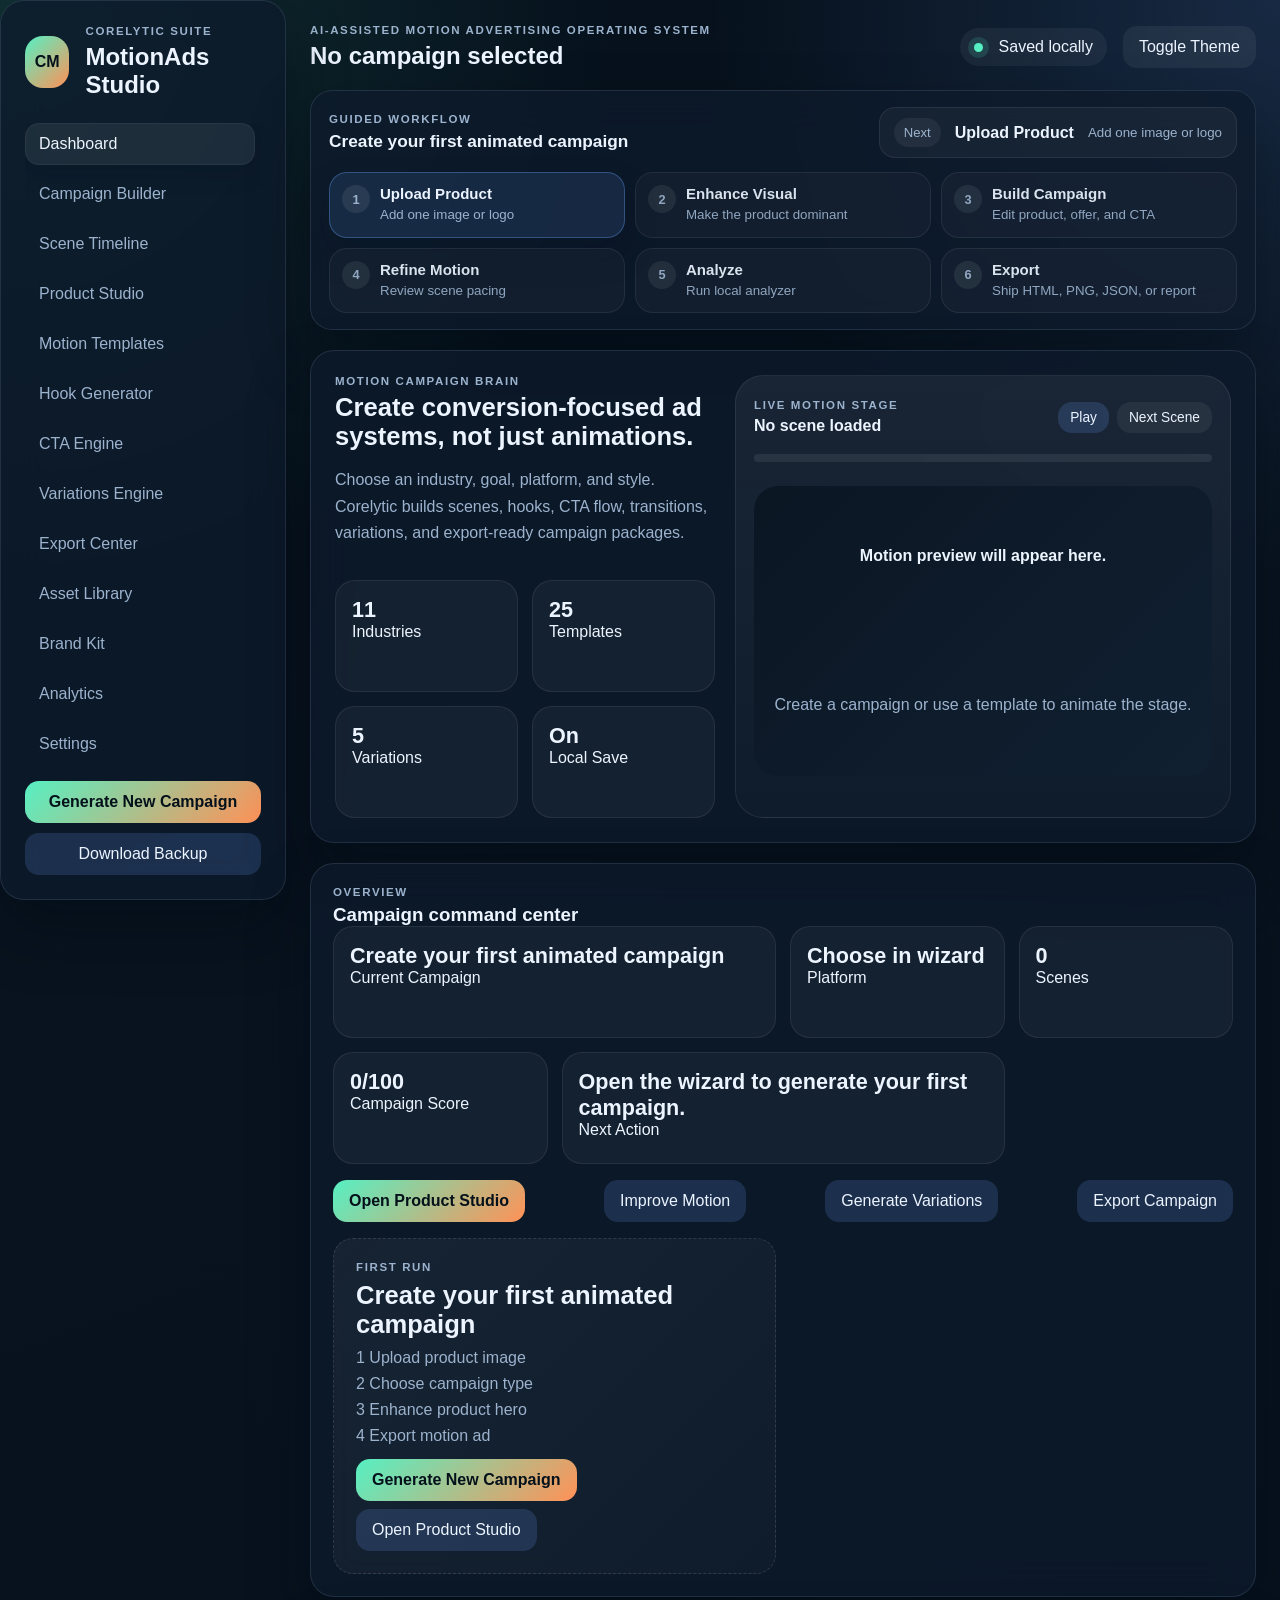
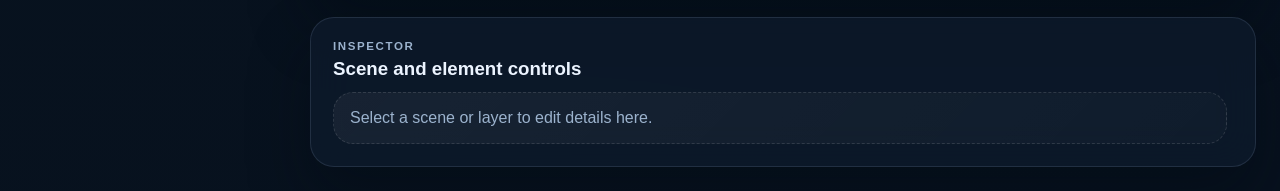
<file: index.html>
<!DOCTYPE html>
<html lang="en">
<head>
  <meta charset="UTF-8">
  <meta name="viewport" content="width=device-width, initial-scale=1.0">
  <title>Corelytic MotionAds Studio</title>
  <meta name="description" content="AI-assisted motion advertising operating system for smart campaign generation, editing, and export.">
  <link rel="icon" href="data:,">
  <link rel="stylesheet" href="./assets/css/app.css">
</head>
<body>
  <div class="app-shell">
    <aside class="sidebar glass-panel">
      <div class="brand-block">
        <div class="brand-mark">CM</div>
        <div>
          <p class="eyebrow">Corelytic Suite</p>
          <h1>MotionAds Studio</h1>
        </div>
      </div>
      <nav class="nav-stack" id="primaryNav">
        <a href="#dashboard" data-route="dashboard" class="nav-link active">Dashboard</a>
        <a href="#builder" data-route="builder" class="nav-link">Campaign Builder</a>
        <a href="#timeline" data-route="timeline" class="nav-link">Scene Timeline</a>
        <a href="#product-studio" data-route="product-studio" class="nav-link">Product Studio</a>
        <a href="#templates" data-route="templates" class="nav-link">Motion Templates</a>
        <a href="#hooks" data-route="hooks" class="nav-link">Hook Generator</a>
        <a href="#cta" data-route="cta" class="nav-link">CTA Engine</a>
        <a href="#variations" data-route="variations" class="nav-link">Variations Engine</a>
        <a href="#exports" data-route="exports" class="nav-link">Export Center</a>
        <a href="#assets" data-route="assets" class="nav-link">Asset Library</a>
        <a href="#brand" data-route="brand" class="nav-link">Brand Kit</a>
        <a href="#analytics" data-route="analytics" class="nav-link">Analytics</a>
        <a href="#settings" data-route="settings" class="nav-link">Settings</a>
      </nav>
      <div class="sidebar-footer">
        <button id="newCampaignBtn" class="button button-primary button-block">Generate New Campaign</button>
        <button id="backupProjectBtn" class="button button-secondary button-block">Download Backup</button>
      </div>
    </aside>

    <main class="main-shell">
      <header class="topbar">
        <div>
          <p class="eyebrow">AI-assisted motion advertising operating system</p>
          <h2 id="projectTitle">No campaign selected</h2>
        </div>
        <div class="topbar-actions">
          <div class="status-pill"><span class="status-dot"></span><span id="saveStatus">Saved locally</span></div>
          <button id="themeToggleBtn" class="button button-ghost">Toggle Theme</button>
        </div>
      </header>

      <section class="workflow-strip glass-panel" id="workflowStrip"></section>

      <section class="hero-panel glass-panel">
        <div class="hero-copy-stack">
          <div>
            <p class="eyebrow">Motion Campaign Brain</p>
            <h3>Create conversion-focused ad systems, not just animations.</h3>
            <p class="hero-copy">Choose an industry, goal, platform, and style. Corelytic builds scenes, hooks, CTA flow, transitions, variations, and export-ready campaign packages.</p>
          </div>
          <div class="hero-metrics" id="heroMetrics"></div>
        </div>
        <div class="hero-stage-shell">
          <div class="hero-stage-topbar">
            <div>
              <p class="eyebrow">Live Motion Stage</p>
              <h4 id="heroStageLabel">No scene loaded</h4>
            </div>
            <div class="section-actions">
              <button id="heroStagePlayBtn" class="button button-secondary button-small">Pause</button>
              <button id="heroStageNextBtn" class="button button-ghost button-small">Next Scene</button>
            </div>
          </div>
          <div class="hero-stage-progress"><span id="heroStageProgressBar"></span></div>
          <div id="heroStageMount" class="hero-stage-mount"></div>
          <div id="heroStageSceneTabs" class="hero-stage-scene-tabs"></div>
        </div>
      </section>

      <section class="route-grid">
        <div class="workspace-column">
          <section class="route-panel glass-panel route-view active" data-view="dashboard">
            <div class="section-heading"><div><p class="eyebrow">Overview</p><h3>Campaign command center</h3></div></div>
            <div class="dashboard-grid" id="dashboardGrid"></div>
            <div class="dashboard-actions" id="dashboardActions"></div>
            <div class="campaign-list" id="campaignList"></div>
          </section>

          <section class="route-panel glass-panel route-view" data-view="builder">
            <div class="section-heading">
              <div><p class="eyebrow">Campaign Builder</p><h3>Edit the generated campaign system</h3></div>
              <button id="generateCampaignBtn" class="button button-primary">Open Campaign Wizard</button>
            </div>
            <form id="campaignBuilderForm" class="form-grid"></form>
            <div class="generation-preview" id="generationPreview"></div>
          </section>

          <section class="route-panel glass-panel route-view" data-view="timeline">
            <div class="section-heading">
              <div><p class="eyebrow">Creative Workspace</p><h3>Direct your cinematic motion ad visually</h3></div>
              <div class="section-actions">
                <button id="playPreviewBtn" class="button button-secondary">Play Preview</button>
                <button id="duplicateSceneBtn" class="button button-ghost">Duplicate Scene</button>
              </div>
            </div>
            <div class="editor-grid">
              <div class="timeline-panel">
                <div class="subsection timeline-rail-panel">
                  <div class="subsection-head"><h4>Scenes</h4><button id="addSceneBtn" class="button button-ghost button-small">Add Scene</button></div>
                  <div id="sceneTimelineList" class="scene-timeline-list"></div>
                </div>
                <div class="subsection layer-rail-panel">
                  <div class="subsection-head"><h4>Layers</h4><button id="addTextLayerBtn" class="button button-ghost button-small">Add Text</button></div>
                  <div id="layerTimelineList" class="layer-timeline-list"></div>
                </div>
              </div>
              <div class="stage-panel">
                <div class="stage-toolbar">
                  <div class="stage-toolbar-copy"><p class="eyebrow">Live Stage</p><div class="size-pills" id="sizePresetPills"></div></div>
                  <label class="slider-row"><span>Motion Intensity</span><input id="motionIntensityInput" type="range" min="20" max="100" step="5"></label>
                </div>
                <div class="editor-smart-actions" id="editorSmartActions">
                  <button type="button" class="button button-primary" data-product-studio-action="direct-my-ad">Direct My Ad</button>
                  <button type="button" class="button button-primary" data-product-studio-action="make-hero">Make Product Hero</button>
                  <button type="button" class="button button-secondary" data-product-studio-action="make-cinematic">Make Product Cinematic</button>
                  <button type="button" class="button button-secondary" data-product-studio-enhancer="sale-energy">Add Viral Energy</button>
                  <button type="button" class="button button-secondary" data-product-studio-enhancer="food-heat">Add Food Heat</button>
                  <button type="button" class="button button-secondary" data-product-studio-enhancer="luxury-glow">Add Luxury Glow</button>
                  <button type="button" class="button button-secondary" data-product-studio-enhancer="cta-focus">Improve CTA Focus</button>
                  <button type="button" class="button button-secondary" data-product-studio-enhancer="clean-layout">Clean Composition</button>
                  <button type="button" class="button button-secondary" data-product-studio-enhancer="balance-layout">Balance Layout</button>
                  <button type="button" class="button button-secondary" data-product-studio-enhancer="increase-depth">Increase Depth</button>
                  <button type="button" class="button button-secondary" data-product-studio-enhancer="cinematic-lighting">Add Cinematic Camera</button>
                </div>
                <div class="stage-direction-note">Drag the product directly on stage, resize from the corners, rotate from the top handle, and double-click text to edit live.</div>
                <div id="stageMount" class="stage-mount"></div>
              </div>
            </div>
          </section>

          <section class="route-panel glass-panel route-view" data-view="product-studio">
            <div class="section-heading">
              <div><p class="eyebrow">Image-To-Ad</p><h3>Product Image Studio</h3></div>
            </div>
            <div id="productStudioGrid" class="product-studio-route"></div>
          </section>

          <section class="route-panel glass-panel route-view" data-view="templates"><div class="section-heading"><div><p class="eyebrow">Recipes</p><h3>Motion templates and industry systems</h3></div></div><div id="templateGrid" class="card-grid"></div></section>
          <section class="route-panel glass-panel route-view" data-view="hooks"><div class="section-heading"><div><p class="eyebrow">Attention Engine</p><h3>Hook intelligence generator</h3></div><button id="refreshHooksBtn" class="button button-primary">Generate Hooks</button></div><div id="hookCards" class="card-grid"></div></section>
          <section class="route-panel glass-panel route-view" data-view="cta"><div class="section-heading"><div><p class="eyebrow">CTA Engine</p><h3>Conversion CTA structures</h3></div><button id="applyCtaBtn" class="button button-primary">Apply Best CTA</button></div><div class="dashboard-actions compact" id="ctaQuickActions"></div><div id="ctaCards" class="card-grid"></div></section>
          <section class="route-panel glass-panel route-view" data-view="variations"><div class="section-heading"><div><p class="eyebrow">Campaign Versions</p><h3>Generate persuasive style variations</h3></div></div><div id="variationCards" class="card-grid"></div></section>
          <section class="route-panel glass-panel route-view" data-view="exports"><div class="section-heading"><div><p class="eyebrow">Delivery</p><h3>Export center</h3></div></div><div class="export-grid" id="exportGrid"></div><div class="export-log" id="exportLog"></div></section>
          <section class="route-panel glass-panel route-view" data-view="assets"><div class="section-heading"><div><p class="eyebrow">Reusable visuals</p><h3>Asset library</h3></div></div><div id="assetGrid" class="card-grid"></div></section>
          <section class="route-panel glass-panel route-view" data-view="brand"><div class="section-heading"><div><p class="eyebrow">Identity</p><h3>Brand kit and saved themes</h3></div><button id="saveBrandKitBtn" class="button button-primary">Save Brand Kit</button></div><form id="brandKitForm" class="form-grid compact"></form><div id="brandThemeCards" class="card-grid"></div></section>

          <section class="route-panel glass-panel route-view" data-view="analytics">
            <div class="section-heading"><div><p class="eyebrow">Conversion Score</p><h3>Performance analytics and smart suggestions</h3></div></div>
            <div class="analytics-shell">
              <div class="score-ring-wrap">
                <div class="score-ring"><div><span id="conversionScore">0</span><small>/ 100</small></div></div>
                <p id="scoreSummary" class="muted-copy">Generate a campaign to analyze conversion quality.</p>
              </div>
              <div><div id="analyticsBreakdown" class="metric-stack"></div><div id="suggestionActions" class="suggestion-actions"></div></div>
            </div>
          </section>

          <section class="route-panel glass-panel route-view" data-view="settings">
            <div class="section-heading"><div><p class="eyebrow">Control Room</p><h3>Settings and backup</h3></div></div>
            <div class="settings-grid">
              <div class="settings-card"><h4>Persistence</h4><p>Local-first storage with autosave, project versioning, and safe recovery.</p><button id="restoreDemoBtn" class="button button-secondary">Load Demo Project</button></div>
              <div class="settings-card"><h4>Backup & Import</h4><p>Download campaign JSON or import a previous Corelytic package.</p><div class="settings-actions"><button id="downloadBackupBtn" class="button button-primary">Download JSON Backup</button><label class="button button-ghost file-button">Import Backup<input id="importProjectInput" type="file" accept=".json,.corelytic"></label></div></div>
              <div class="settings-card"><h4>Workspace Reset</h4><p>Clear all local projects and restore the studio to a fresh state.</p><button id="resetWorkspaceBtn" class="button button-danger">Reset Studio</button></div>
            </div>
          </section>
        </div>

        <aside class="inspector-column">
          <section class="glass-panel inspector-panel">
            <div class="section-heading slim"><div><p class="eyebrow">Inspector</p><h3>Scene and element controls</h3></div></div>
            <form id="inspectorForm" class="form-grid compact"></form>
          </section>
        </aside>
      </section>
    </main>
  </div>

  <div id="campaignWizardModal" class="modal-shell" hidden>
    <div class="modal-backdrop" data-close-modal="campaignWizardModal"></div>
    <div class="modal-panel glass-panel">
      <div class="section-heading">
        <div>
          <p class="eyebrow">New Campaign</p>
          <h3>Generate campaign wizard</h3>
        </div>
        <button id="closeWizardBtn" class="button button-ghost">Close</button>
      </div>
      <form id="campaignWizardForm" class="form-grid">
        <div class="field">
          <label for="wizardIndustry">Industry</label>
          <select id="wizardIndustry" name="industry"></select>
        </div>
        <div class="field">
          <label for="wizardGoal">Goal</label>
          <select id="wizardGoal" name="goal"></select>
        </div>
        <div class="field">
          <label for="wizardPlatform">Platform / Size</label>
          <select id="wizardPlatform" name="platform"></select>
        </div>
        <div class="field">
          <label for="wizardStyle">Motion Style</label>
          <select id="wizardStyle" name="style"></select>
        </div>
        <div class="field">
          <label for="wizardProductName">Product Name</label>
          <input id="wizardProductName" name="productName" type="text" placeholder="Example: SmashBox Burger">
        </div>
        <div class="field">
          <label for="wizardBrandName">Brand Name</label>
          <input id="wizardBrandName" name="brandName" type="text" placeholder="Example: Corelytic Foods">
        </div>
        <div class="field">
          <label for="wizardOffer">Offer</label>
          <input id="wizardOffer" name="offer" type="text" placeholder="Example: 25% off today only">
        </div>
        <div class="field">
          <label for="wizardCta">Offer / CTA</label>
          <input id="wizardCta" name="cta" type="text" placeholder="Example: Order now">
        </div>
        <div class="field">
          <label for="wizardMotionIntensity">Motion Intensity</label>
          <input id="wizardMotionIntensity" name="motionIntensity" type="range" min="20" max="100" step="5" value="72">
        </div>
        <div class="field">
          <label for="wizardPrimary">Primary Color</label>
          <input id="wizardPrimary" name="primary" type="color" value="#56f0c3">
        </div>
        <div class="field">
          <label for="wizardSecondary">Secondary Color</label>
          <input id="wizardSecondary" name="secondary" type="color" value="#ff9157">
        </div>
        <div class="field">
          <label for="wizardAccent">Accent Color</label>
          <input id="wizardAccent" name="accent" type="color" value="#6ba3ff">
        </div>
        <div class="field full-span">
          <label for="wizardAsset">Upload product image or logo (optional)</label>
          <input id="wizardAsset" name="asset" type="file" accept="image/*">
        </div>
        <div class="field full-span wizard-actions">
          <button type="submit" class="button button-primary">Create Campaign</button>
        </div>
      </form>
    </div>
  </div>

  <div id="toastRegion" class="toast-region" aria-live="polite" aria-atomic="true"></div>
  <script>
(function(){
const industryRecipes = {
  restaurants: {
    label: "Restaurants",
    hooks: [
      "Your next craving starts in the first 2 seconds.",
      "Fresh, hot, impossible to scroll past.",
      "Turn dinner indecision into instant orders."
    ],
    ctas: ["Order now", "Reserve tonight", "Claim lunch deal"],
    scenes: ["intro", "product", "offer", "review", "cta", "ending"],
    transitions: ["steam-rise", "cheese-stretch", "price-pop"],
    overlays: ["steam overlay", "sauce drip", "spark badge"],
    structure: ["Signature dish", "Offer stack", "Social proof", "Fast CTA"],
    palette: ["#ff6b2c", "#ffd166", "#7bf1a8"]
  },
  fashion: {
    label: "Fashion",
    hooks: [
      "Looks that stop the scroll before the fit even lands.",
      "New drop. Clean silhouette. Limited run.",
      "Style the moment before everyone else does."
    ],
    ctas: ["Shop the drop", "View collection", "Unlock early access"],
    scenes: ["intro", "product", "offer", "cta", "ending"],
    transitions: ["runway-swipe", "flash-cut", "luxury-fade"],
    overlays: ["grain glow", "frame badge", "drop shadow card"],
    structure: ["Hero fit", "Texture detail", "Urgency", "Purchase CTA"],
    palette: ["#f4f1eb", "#1b1b1d", "#d6a77a"]
  },
  ecommerce: {
    label: "Ecommerce",
    hooks: [
      "Best seller momentum in motion.",
      "Scroll-stopping products, instantly understood.",
      "Show the offer before the bounce happens."
    ],
    ctas: ["Buy now", "Grab the deal", "Add to cart"],
    scenes: ["intro", "product", "offer", "review", "cta"],
    transitions: ["zoom-snap", "highlight-flare", "offer-slide"],
    overlays: ["deal sticker", "spark particles", "review stars"],
    structure: ["Problem", "Hero product", "Offer ladder", "CTA snap"],
    palette: ["#7c3aed", "#ffcb47", "#0ea5e9"]
  },
  saas: {
    label: "SaaS",
    hooks: [
      "Show the win before the feature list.",
      "Let the dashboard sell the transformation.",
      "One pain point. One metric jump. One CTA."
    ],
    ctas: ["Start free trial", "Book demo", "See it in action"],
    scenes: ["intro", "product", "offer", "cta", "ending"],
    transitions: ["metric-rise", "dashboard-wipe", "spotlight-glow"],
    overlays: ["chart beam", "grid pulse", "badge highlight"],
    structure: ["Pain hook", "Feature spotlight", "Result proof", "Demo CTA"],
    palette: ["#00d1b2", "#0f172a", "#60a5fa"]
  },
  gyms: {
    label: "Gyms",
    hooks: [
      "Momentum begins before the first rep.",
      "Energy on screen that feels like a challenge.",
      "Transform interest into booked sessions."
    ],
    ctas: ["Join now", "Claim trial pass", "Start transformation"],
    scenes: ["intro", "product", "offer", "review", "cta"],
    transitions: ["power-burst", "sweat-flash", "pulse-cut"],
    overlays: ["power ring", "performance meter", "goal badge"],
    structure: ["Challenge hook", "Results promise", "Offer", "CTA"],
    palette: ["#ef4444", "#101828", "#f59e0b"]
  },
  "beauty salons": {
    label: "Beauty Salons",
    hooks: [
      "Glow upgrades begin in one elegant reveal.",
      "Before-and-after energy without saying too much.",
      "Bookable beauty moments made cinematic."
    ],
    ctas: ["Book appointment", "Reserve your glow", "See services"],
    scenes: ["intro", "product", "offer", "review", "cta"],
    transitions: ["silk-fade", "shine-sweep", "soft-zoom"],
    overlays: ["glow dust", "beauty frame", "sparkline"],
    structure: ["Beauty promise", "Service reveal", "Offer", "Booking CTA"],
    palette: ["#f472b6", "#fde68a", "#1f2937"]
  },
  hotels: {
    label: "Hotels",
    hooks: [
      "Sell the feeling before the room category.",
      "Escape begins with atmosphere, not inventory.",
      "Make the stay feel booked already."
    ],
    ctas: ["Book your stay", "View rooms", "Claim weekend offer"],
    scenes: ["intro", "product", "offer", "cta", "ending"],
    transitions: ["cinema-pan", "gold-fade", "luxury-reveal"],
    overlays: ["sunrise haze", "concierge badge", "map pulse"],
    structure: ["Mood hook", "Room reveal", "Offer", "Reservation CTA"],
    palette: ["#fbbf24", "#0f172a", "#38bdf8"]
  },
  "real estate": {
    label: "Real Estate",
    hooks: [
      "Open with aspiration, close with urgency.",
      "Make the property feel larger than the listing.",
      "Sell lifestyle, then details, then action."
    ],
    ctas: ["Schedule a tour", "View listing", "Contact agent"],
    scenes: ["intro", "product", "review", "offer", "cta"],
    transitions: ["parallax-pan", "window-glow", "blueprint-rise"],
    overlays: ["price flag", "location pin", "amenity bar"],
    structure: ["Lifestyle hook", "Property highlight", "Proof", "Tour CTA"],
    palette: ["#0ea5e9", "#f8fafc", "#1e293b"]
  },
  podcasts: {
    label: "Podcasts",
    hooks: [
      "Make the first line impossible to skip.",
      "Audio personality translated into motion.",
      "Turn clips into binge-worthy promo loops."
    ],
    ctas: ["Listen now", "Watch clip", "Subscribe today"],
    scenes: ["intro", "product", "offer", "cta", "ending"],
    transitions: ["wave-pulse", "sound-react", "subtitle-snap"],
    overlays: ["audio bars", "neon ring", "social badge"],
    structure: ["Quote hook", "Host intro", "Episode value", "Listen CTA"],
    palette: ["#8b5cf6", "#111827", "#22d3ee"]
  },
  "ai tools": {
    label: "AI Tools",
    hooks: [
      "Lead with leverage, not jargon.",
      "Show the time saved in the first motion beat.",
      "From manual pain to AI speed in seconds."
    ],
    ctas: ["Try it free", "Launch workflow", "See AI demo"],
    scenes: ["intro", "product", "offer", "cta", "ending"],
    transitions: ["neural-sweep", "insight-rise", "interface-pop"],
    overlays: ["signal grid", "chip badge", "assistant glow"],
    structure: ["Pain hook", "Automation proof", "Speed result", "CTA"],
    palette: ["#22c55e", "#0f172a", "#a78bfa"]
  },
  events: {
    label: "Events",
    hooks: [
      "Make attendance feel urgent and social.",
      "Launch the vibe before the agenda.",
      "Tickets move faster when the energy is visible."
    ],
    ctas: ["Get tickets", "Reserve spot", "Join the event"],
    scenes: ["intro", "offer", "product", "cta", "ending"],
    transitions: ["crowd-flash", "confetti-rise", "countdown-pulse"],
    overlays: ["ticket badge", "event glow", "countdown ring"],
    structure: ["Hype hook", "Event value", "Urgency", "Ticket CTA"],
    palette: ["#fb7185", "#0f172a", "#facc15"]
  }
};

const goals = [
  "Launch Product",
  "Drive Sales",
  "Promote Offer",
  "Book Appointments",
  "Grow Leads",
  "Boost Awareness"
];

const platforms = [
  "Instagram Reel",
  "Story Ad",
  "Square Post",
  "YouTube Ad",
  "Website Hero",
  "Banner Ad"
];

const styles = [
  "High-Energy",
  "Luxury",
  "Minimal",
  "Cinematic",
  "Editorial",
  "Conversion Heavy"
];

const sizePresets = {
  reel: { label: "Reel 1080x1920", width: 1080, height: 1920 },
  story: { label: "Story 1080x1920", width: 1080, height: 1920 },
  square: { label: "Square 1080x1080", width: 1080, height: 1080 },
  youtube: { label: "YouTube 1920x1080", width: 1920, height: 1080 },
  banner: { label: "Banner 1600x600", width: 1600, height: 600 },
  hero: { label: "Hero 1440x900", width: 1440, height: 900 }
};

window.CorelyticData = {
  ...(window.CorelyticData || {}),
  industryRecipes,
  goals,
  platforms,
  styles,
  sizePresets
};

})();

(function(){
const T = (id, name, industry, goal, platform, style, hook, cta, colors, motionRecipe, scenes) => ({
  id, name, industry, goal, platform, style, hook, cta, colors, motionRecipe, scenes
});

const motionTemplates = [
  T("restaurant-burger-promo", "Restaurant Burger Promo", "restaurants", "Drive Sales", "Instagram Reel", "High-Energy", "Bite-first motion that makes the craving immediate.", "Order now", ["#ff6b2c", "#ffd166", "#7bf1a8"], "Steam rise, fast zoom, CTA pulse", ["Intro appetite hook", "Burger hero reveal", "Offer stack", "Order CTA", "Brand sign-off"]),
  T("pizza-offer", "Pizza Offer", "restaurants", "Promote Offer", "Story Ad", "High-Energy", "Cheese pull motion meets a same-day offer push.", "Claim pizza deal", ["#e85d04", "#ffba08", "#f48c06"], "Cheese stretch, discount flash, timer bounce", ["Hot opening", "Pizza product focus", "Offer scene", "Urgency CTA", "Closing stamp"]),
  T("fashion-drop", "Fashion Drop", "fashion", "Launch Product", "Instagram Reel", "Editorial", "New drop. Clean silhouette. No wasted motion.", "Shop the drop", ["#f4f1eb", "#1b1b1d", "#d6a77a"], "Runway wipe, soft flash, luxe fade", ["Hook line", "Look reveal", "Collection focus", "Drop CTA", "Brand close"]),
  T("saas-launch", "SaaS Launch", "saas", "Grow Leads", "Website Hero", "Conversion Heavy", "Show the result before the feature list appears.", "Book demo", ["#00d1b2", "#0f172a", "#60a5fa"], "Dashboard wipe, metric count, glow anchor", ["Pain hook", "Dashboard product reveal", "Offer proof", "Demo CTA", "Trust ending"]),
  T("app-promo", "App Promo", "saas", "Launch Product", "Story Ad", "Minimal", "The fastest way to show utility in one screen.", "Download now", ["#22c55e", "#0f172a", "#93c5fd"], "Phone slide, icon pop, CTA glow", ["Utility hook", "App screen reveal", "Benefit frame", "Install CTA", "App badge ending"]),
  T("gym-challenge", "Gym Challenge", "gyms", "Drive Sales", "Instagram Reel", "High-Energy", "Challenge energy that feels like a dare.", "Join the challenge", ["#ef4444", "#101828", "#f59e0b"], "Power burst, counter pulse, fast cuts", ["Challenge intro", "Transformation focus", "Offer scene", "Join CTA", "Motivation ending"]),
  T("hotel-weekend", "Hotel Weekend", "hotels", "Promote Offer", "Square Post", "Luxury", "Sell the weekend feeling before the room details.", "Book your stay", ["#fbbf24", "#0f172a", "#38bdf8"], "Cinematic pan, gold fade, booking pulse", ["Escape hook", "Room reveal", "Weekend offer", "Reserve CTA", "Luxury sign-off"]),
  T("real-estate-listing", "Real Estate Listing", "real estate", "Boost Awareness", "YouTube Ad", "Cinematic", "Make the property feel aspirational in the first frame.", "Schedule a tour", ["#0ea5e9", "#f8fafc", "#1e293b"], "Parallax pan, price flag, blueprint rise", ["Lifestyle hook", "Property focus", "Amenity offer", "Tour CTA", "Broker ending"]),
  T("beauty-salon-offer", "Beauty Salon Offer", "beauty salons", "Book Appointments", "Story Ad", "Luxury", "Glow-first motion with booking-focused clarity.", "Reserve your glow", ["#f472b6", "#fde68a", "#1f2937"], "Silk fade, shine sweep, CTA bloom", ["Beauty promise", "Service reveal", "Offer value", "Book CTA", "Elegant close"]),
  T("event-countdown", "Event Countdown", "events", "Drive Sales", "Instagram Reel", "High-Energy", "Count the audience into action.", "Get tickets", ["#fb7185", "#0f172a", "#facc15"], "Countdown pulse, confetti burst, crowd flash", ["Hype hook", "Event reveal", "Urgency offer", "Ticket CTA", "Countdown ending"]),
  T("podcast-clip", "Podcast Clip", "podcasts", "Boost Awareness", "Square Post", "Minimal", "Turn one quote into a share-worthy teaser.", "Listen now", ["#8b5cf6", "#111827", "#22d3ee"], "Wave pulse, subtitle snap, neon ring", ["Quote hook", "Host scene", "Episode tease", "Listen CTA", "Follow ending"]),
  T("ai-tool-promo", "AI Tool Promo", "ai tools", "Grow Leads", "Website Hero", "Conversion Heavy", "From manual pain to AI speed in seconds.", "Try it free", ["#22c55e", "#0f172a", "#a78bfa"], "Interface pop, insight rise, CTA beam", ["Pain hook", "Tool reveal", "Result offer", "Trial CTA", "AI close"]),
  T("course-launch", "Course Launch", "saas", "Launch Product", "YouTube Ad", "Editorial", "Teach the outcome before the curriculum.", "Enroll today", ["#2563eb", "#f8fafc", "#f59e0b"], "Lesson card stack, progress rise, CTA pin", ["Outcome hook", "Course product focus", "Launch offer", "Enroll CTA", "Instructor ending"]),
  T("ecommerce-flash-sale", "Ecommerce Flash Sale", "ecommerce", "Drive Sales", "Instagram Reel", "High-Energy", "Fast-sale urgency built for instant taps.", "Grab the deal", ["#7c3aed", "#ffcb47", "#0ea5e9"], "Offer flash, sticker pulse, timer slide", ["Sale hook", "Product reveal", "Offer stack", "Purchase CTA", "Final urgency"]),
  T("product-reveal", "Product Reveal", "ecommerce", "Launch Product", "Square Post", "Cinematic", "Slow reveal that lands like a launch event.", "See the reveal", ["#0f172a", "#e2e8f0", "#38bdf8"], "Glow reveal, depth pan, badge rise", ["Mystery hook", "Reveal scene", "Feature focus", "Launch CTA", "Signature ending"]),
  T("coffee-shop-promo", "Coffee Shop Promo", "restaurants", "Drive Sales", "Story Ad", "Warm", "The smell is almost on screen.", "Visit today", ["#6f4e37", "#f4d58d", "#d99a6c"], "Steam drift, cup lift, sticker pulse", ["Morning hook", "Drink focus", "Offer scene", "Visit CTA", "Cafe sign-off"]),
  T("travel-deal", "Travel Deal", "hotels", "Promote Offer", "Banner Ad", "Cinematic", "Sell the escape while the price still feels urgent.", "Book the deal", ["#0ea5e9", "#f8fafc", "#14b8a6"], "Map pulse, horizon pan, CTA anchor", ["Escape hook", "Destination reveal", "Deal scene", "Book CTA", "Closing horizon"]),
  T("clinic-promo", "Clinic Promo", "beauty salons", "Book Appointments", "Website Hero", "Minimal", "Trust, clarity, and easy booking in one flow.", "Book consultation", ["#14b8a6", "#ecfeff", "#0f172a"], "Clean wipe, trust badge, CTA glow", ["Care hook", "Clinic service focus", "Offer scene", "Consult CTA", "Trust ending"]),
  T("car-rental-offer", "Car Rental Offer", "events", "Drive Sales", "Square Post", "Conversion Heavy", "Move faster with price clarity and availability pressure.", "Reserve now", ["#2563eb", "#111827", "#f59e0b"], "Speed line wipe, price lock, CTA snap", ["Mobility hook", "Vehicle focus", "Rental offer", "Reserve CTA", "Fleet ending"]),
  T("agency-service-promo", "Agency Service Promo", "saas", "Grow Leads", "Website Hero", "Luxury", "Results feel premium when the message is disciplined.", "Book strategy call", ["#111827", "#d6a77a", "#f9fafb"], "Case-study slide, metric rise, luxe fade", ["Growth hook", "Service product focus", "Offer proof", "Call CTA", "Authority ending"]),
  T("webinar-reminder", "Webinar Reminder", "events", "Boost Awareness", "Story Ad", "High-Energy", "Remind fast, clarify value, close with attendance urgency.", "Save your seat", ["#ec4899", "#0f172a", "#facc15"], "Countdown ring, host frame, CTA pulse", ["Reminder hook", "Topic reveal", "Seat offer", "Register CTA", "Countdown ending"]),
  T("black-friday-deal", "Black Friday Deal", "ecommerce", "Drive Sales", "Instagram Reel", "Aggressive", "Maximum urgency with hard-sale motion pressure.", "Unlock Black Friday", ["#111827", "#ef4444", "#facc15"], "Flash cut, timer lock, CTA burst", ["Deal hook", "Product rush", "Discount scene", "Buy CTA", "Final call"]),
  T("new-collection", "New Collection", "fashion", "Launch Product", "Square Post", "Luxury", "A premium drop told with restraint.", "Explore collection", ["#f5f5f4", "#1c1917", "#b45309"], "Silhouette pan, soft glow, CTA fade", ["Collection hook", "Hero look", "Range focus", "Explore CTA", "Logo ending"]),
  T("luxury-brand-reveal", "Luxury Brand Reveal", "fashion", "Boost Awareness", "Website Hero", "Luxury", "Cinematic identity motion for premium recall.", "Enter the brand", ["#d4af37", "#111111", "#faf7f0"], "Gold fade, soft focus, emblem rise", ["Mood hook", "Brand reveal", "Signature offer", "Enter CTA", "Prestige ending"]),
  T("local-business-ad", "Local Business Ad", "events", "Boost Awareness", "Banner Ad", "Conversion Heavy", "Simple, local, and direct enough to convert attention fast.", "Visit us today", ["#0f766e", "#fefce8", "#ea580c"], "Local pin pop, offer card, CTA anchor", ["Local hook", "Business focus", "Offer scene", "Visit CTA", "Map ending"])
];

const assetLibrary = [
  { id: "gradient-wave", type: "background", label: "Gradient Wave", fill: "#1d4ed8" },
  { id: "sunset-glow", type: "background", label: "Sunset Glow", fill: "#fb7185" },
  { id: "spark-badge", type: "badge", label: "Spark Badge", fill: "#facc15", text: "Trending" },
  { id: "cta-pill", type: "badge", label: "CTA Pill", fill: "#22c55e", text: "Order Now" },
  { id: "focus-ring", type: "shape", label: "Focus Ring", fill: "#60a5fa" },
  { id: "social-proof", type: "badge", label: "5-Star Burst", fill: "#f59e0b", text: "5.0 Rated" },
  { id: "particle-cluster", type: "shape", label: "Particle Cluster", fill: "#a78bfa" },
  { id: "price-sticker", type: "badge", label: "Price Sticker", fill: "#ef4444", text: "20% Off" }
];

const defaultThemes = [
  { id: "midnight-pulse", name: "Midnight Pulse", primary: "#56f0c3", secondary: "#ff9157", accent: "#6ba3ff", background: "#08131f", fontFamily: "Manrope" },
  { id: "sand-luxe", name: "Sand Luxe", primary: "#d6a77a", secondary: "#f4f1eb", accent: "#1b1b1d", background: "#101113", fontFamily: "Space Grotesk" },
  { id: "electric-growth", name: "Electric Growth", primary: "#22c55e", secondary: "#0f172a", accent: "#a78bfa", background: "#06111e", fontFamily: "Manrope" }
];

window.CorelyticData = {
  ...(window.CorelyticData || {}),
  motionTemplates,
  assetLibrary,
  defaultThemes
};

})();

(function(){
const STORAGE_KEY = "corelytic-motionads-studio:v1";

const defaultState = {
  projects: [],
  activeProjectId: null,
  theme: "dark",
  lastExport: null,
  recoveryNotes: []
};

const FALLBACK_PREFIX = "__corelytic-motionads-studio__=";

function readFallbackStore() {
  try {
    if (typeof window === "undefined") return null;
    const raw = window.name || "";
    return raw.startsWith(FALLBACK_PREFIX) ? raw.slice(FALLBACK_PREFIX.length) : null;
  } catch {
    return null;
  }
}

function writeFallbackStore(value) {
  try {
    if (typeof window === "undefined") return false;
    window.name = `${FALLBACK_PREFIX}${value}`;
    return true;
  } catch {
    return false;
  }
}

function clearFallbackStore() {
  try {
    if (typeof window === "undefined") return false;
    if ((window.name || "").startsWith(FALLBACK_PREFIX)) window.name = "";
    return true;
  } catch {
    return false;
  }
}

function readStorageValue() {
  try {
    return localStorage.getItem(STORAGE_KEY);
  } catch {
    return readFallbackStore();
  }
}

function writeStorageValue(value) {
  try {
    localStorage.setItem(STORAGE_KEY, value);
    return { ok: true, mode: "localStorage" };
  } catch {
    return writeFallbackStore(value) ? { ok: true, mode: "window.name" } : { ok: false, mode: "memory" };
  }
}

function removeStorageValue() {
  try {
    localStorage.removeItem(STORAGE_KEY);
    return true;
  } catch {
    return clearFallbackStore();
  }
}

function sanitizeProject(project) {
  if (!project || typeof project !== "object" || !Array.isArray(project.scenes)) return null;
  const cleanedScenes = project.scenes
    .filter((scene) => scene && typeof scene === "object")
    .map((scene, index) => {
      const duration = Number(scene.duration);
      return {
        ...scene,
        id: scene.id || `recovered-scene-${index + 1}`,
        name: scene.name || `Recovered Scene ${index + 1}`,
        type: scene.type || "custom",
        duration: Number.isFinite(duration) ? Math.min(12, Math.max(0.8, duration)) : 2.4,
        animationType: scene.animationType || "rise",
        elements: Array.isArray(scene.elements) ? scene.elements.filter(Boolean) : []
      };
    });
  if (!cleanedScenes.length) return null;
  return {
    ...project,
    id: project.id || `recovered-project-${Date.now()}`,
    name: project.name || "Recovered Campaign",
    scenes: cleanedScenes,
    sizePreset: project.sizePreset || "reel",
    motionIntensity: Number.isFinite(Number(project.motionIntensity)) ? Math.min(100, Math.max(20, Number(project.motionIntensity))) : 72,
    brandKit: {
      brandName: project.brandKit?.brandName || "Recovered Brand",
      primary: project.brandKit?.primary || "#56f0c3",
      secondary: project.brandKit?.secondary || "#ff9157",
      accent: project.brandKit?.accent || "#6ba3ff",
      background: project.brandKit?.background || "#08131f",
      fontFamily: project.brandKit?.fontFamily || "Manrope",
      logoText: project.brandKit?.logoText || "RB"
    }
  };
}

function loadState() {
  try {
    const raw = readStorageValue();
    if (!raw) return structuredClone(defaultState);
    const parsed = JSON.parse(raw);
    const recovered = Array.isArray(parsed.projects) ? parsed.projects.map(sanitizeProject).filter(Boolean) : [];
    const notes = [];
    if (Array.isArray(parsed.projects) && recovered.length !== parsed.projects.length) {
      notes.push("Some corrupted campaigns were skipped during recovery.");
    }
    return {
      ...structuredClone(defaultState),
      ...parsed,
      theme: parsed.theme === "light" ? "light" : "dark",
      activeProjectId: recovered.some((project) => project.id === parsed.activeProjectId) ? parsed.activeProjectId : recovered[0]?.id || null,
      projects: recovered,
      recoveryNotes: notes
    };
  } catch (error) {
    console.warn("Failed to load state, falling back to defaults.", error);
    return { ...structuredClone(defaultState), recoveryNotes: ["Local data was corrupted and has been reset safely."] };
  }
}

function saveState(state) {
  const payload = {
    projects: Array.isArray(state.projects) ? state.projects : [],
    activeProjectId: state.activeProjectId || null,
    theme: state.theme === "light" ? "light" : "dark",
    lastExport: state.lastExport || null
  };
  return writeStorageValue(JSON.stringify(payload));
}

function resetState() {
  removeStorageValue();
  return structuredClone(defaultState);
}

window.CorelyticStorage = { loadState, saveState, resetState };

})();

(function(){
const { industryRecipes, sizePresets } = window.CorelyticData;

const coreSceneTypes = ["intro", "product", "offer", "cta", "ending"];

const variationProfiles = {
  aggressive: {
    tone: "urgent",
    intensity: 94,
    durationScale: 0.78,
    colorShift: ["#ff4d6d", "#ff9f1c", "#ffe66d"],
    cta: ["Buy now", "Claim the deal", "Move fast"],
    hookPrefix: "Stop scrolling.",
    order: ["intro", "offer", "product", "cta", "ending"]
  },
  luxury: {
    tone: "premium",
    intensity: 48,
    durationScale: 1.18,
    colorShift: ["#d6a77a", "#f3ebdc", "#111827"],
    cta: ["Reserve now", "Experience it", "Enter the collection"],
    hookPrefix: "Elevate the moment.",
    order: ["intro", "product", "offer", "ending", "cta"]
  },
  emotional: {
    tone: "warm",
    intensity: 62,
    durationScale: 1.04,
    colorShift: ["#f472b6", "#fde68a", "#7dd3fc"],
    cta: ["Feel the difference", "Start today", "Choose your moment"],
    hookPrefix: "Make it personal.",
    order: ["intro", "product", "cta", "offer", "ending"]
  },
  minimal: {
    tone: "clean",
    intensity: 38,
    durationScale: 0.92,
    colorShift: ["#dbeafe", "#94a3b8", "#0f172a"],
    cta: ["Learn more", "See details", "Explore now"],
    hookPrefix: "Less noise. More clarity.",
    order: ["intro", "product", "offer", "cta", "ending"]
  },
  "high-energy": {
    tone: "hype",
    intensity: 100,
    durationScale: 0.72,
    colorShift: ["#22c55e", "#06b6d4", "#f97316"],
    cta: ["Jump in now", "Launch today", "Act now"],
    hookPrefix: "Big energy.",
    order: ["intro", "product", "cta", "offer", "ending"]
  }
};

function uid(prefix) {
  return `${prefix}-${Math.random().toString(36).slice(2, 10)}`;
}

function getPlatformKey(platform) {
  const value = platform.toLowerCase();
  if (value.includes("story")) return "story";
  if (value.includes("square")) return "square";
  if (value.includes("youtube")) return "youtube";
  if (value.includes("banner")) return "banner";
  if (value.includes("hero")) return "hero";
  return "reel";
}

function titleCase(value) {
  return value.replace(/\b\w/g, (match) => match.toUpperCase());
}

function createTextElement(sceneId, layerName, text, x, y, width, fontSize, fill, animation = "rise", weight = "700") {
  return {
    id: uid("el"),
    sceneId,
    layerName,
    type: "text",
    text,
    x,
    y,
    width,
    height: 0.12,
    rotation: 0,
    fontSize,
    lineHeight: 1.08,
    letterSpacing: 0,
    fill,
    fontWeight: weight,
    shadow: 18,
    glow: 0,
    align: "left",
    animation,
    hidden: false,
    locked: false,
    start: 0,
    end: 1
  };
}

function createShapeElement(sceneId, layerName, shapeKind, fill, x, y, width, height, opacity = 1) {
  return { id: uid("el"), sceneId, layerName, type: "shape", shapeKind, fill, x, y, width, height, rotation: 0, opacity, hidden: false, locked: false, start: 0, end: 1 };
}

function createImageElement(sceneId, dataUrl) {
  return {
    id: uid("el"),
    sceneId,
    layerName: "Uploaded Asset",
    type: "image",
    dataUrl,
    x: 0.62,
    y: 0.18,
    width: 0.22,
    height: 0.36,
    rotation: 0,
    opacity: 1,
    animation: "float",
    hidden: false,
    locked: false,
    start: 0,
    end: 1
  };
}

function buildHook(recipe, config, productName) {
  const base = recipe.hooks[0];
  const goalMap = {
    "Launch Product": `Launch ${productName} with instant attention.`,
    "Drive Sales": `Turn attention into buyers for ${productName}.`,
    "Promote Offer": `${config.offer} before the scroll is gone.`,
    "Book Appointments": `Make booking ${productName} feel irresistible.`,
    "Grow Leads": `Get warmer leads with a clearer first hook.`,
    "Boost Awareness": `Make ${productName} memorable in the first beat.`
  };
  return goalMap[config.goal] || base;
}

function buildSubheadline(config, recipe) {
  return `${config.style} pacing, ${recipe.transitions[0]} transitions, and ${config.goal.toLowerCase()} messaging tuned for ${config.platform.toLowerCase()}.`;
}

function buildMotionRecipe(recipe, style) {
  return {
    summary: `${style} ad system using ${recipe.transitions.join(", ")} with ${recipe.overlays.join(", ")}.`,
    transitions: recipe.transitions,
    overlays: recipe.overlays,
    structure: recipe.structure
  };
}

function sceneBlueprint(type, config, recipe) {
  const productName = config.productName || recipe.label;
  const baseHook = buildHook(recipe, config, productName);
  const sceneMap = {
    intro: {
      name: "Intro Scene",
      headline: baseHook,
      subheadline: `${config.goal} for ${productName}`,
      body: `${config.style} motion opens with immediate visual contrast and a promise of value.`,
      cta: config.cta
    },
    product: {
      name: "Product Focus",
      headline: `${productName} in focus`,
      subheadline: `Hero product reveal for ${config.platform}`,
      body: `Zoom the product or service benefits first, then anchor credibility with one strong detail.`,
      cta: config.cta
    },
    offer: {
      name: "Offer Scene",
      headline: config.offer,
      subheadline: "Offer clarity with visual urgency",
      body: `Present the offer, value stack, and timing pressure in a single readable composition.`,
      cta: config.cta
    },
    cta: {
      name: "CTA Scene",
      headline: config.cta.toLowerCase().includes("now") ? titleCase(config.cta) : `${config.cta} now`,
      subheadline: "Direct response close",
      body: `Make the action simple, high-contrast, and impossible to miss.`,
      cta: config.cta
    },
    ending: {
      name: "Ending Scene",
      headline: `${config.brandName || recipe.label} closes strong`,
      subheadline: "Memorable sign-off and final push",
      body: `End with brand recall, clean pacing, and one final action signal.`,
      cta: config.cta
    }
  };
  return sceneMap[type];
}

function createScene(index, type, recipe, config) {
  const sceneId = uid("scene");
  const palette = [config.primary, config.secondary, config.accent];
  const blueprint = sceneBlueprint(type, config, recipe);
  const durationMap = {
    intro: 2.4,
    product: 3.2,
    offer: 2.6,
    cta: 2.3,
    ending: 1.9
  };
  const animationMap = {
    intro: "rise",
    product: "zoom",
    offer: "pulse",
    cta: "flash",
    ending: "fade"
  };

  const scene = {
    id: sceneId,
    type,
    name: blueprint.name,
    animationType: animationMap[type],
    duration: durationMap[type],
    transition: recipe.transitions[index % recipe.transitions.length],
    headline: blueprint.headline,
    subheadline: blueprint.subheadline,
    body: blueprint.body,
    cta: blueprint.cta,
    offer: config.offer,
    background: palette[index % palette.length],
    motionIntensity: config.motionIntensity,
    elements: []
  };

  scene.elements.push(createShapeElement(sceneId, "Backdrop", "rect", `${scene.background}22`, 0.06, 0.08, 0.88, 0.84, 1));
  scene.elements.push(createShapeElement(sceneId, "Accent Orb", "circle", palette[(index + 1) % palette.length], 0.71, 0.1, 0.2, 0.2, 0.24));
  scene.elements.push(createTextElement(sceneId, "Headline", scene.headline, 0.1, 0.14, 0.72, 54, "#ffffff", "rise", "800"));
  scene.elements.push(createTextElement(sceneId, "Subheadline", scene.subheadline, 0.1, 0.3, 0.66, 24, "#dce7ff", "fade", "700"));
  scene.elements.push(createTextElement(sceneId, "Body", scene.body, 0.1, 0.42, 0.64, 22, "#bfd2ef", "fade", "500"));
  scene.elements.push(createTextElement(sceneId, "CTA", scene.cta.toUpperCase(), 0.1, 0.74, 0.34, 22, palette[(index + 2) % palette.length], "pulse", "800"));
  if (config.assetDataUrl && (type === "product" || type === "ending")) {
    scene.elements.push(createImageElement(sceneId, config.assetDataUrl));
  }
  return scene;
}

function generateCampaign(config, brandKit = {}) {
  const recipe = industryRecipes[config.industry];
  const presetKey = getPlatformKey(config.platform);
  const sizePreset = sizePresets[presetKey];
  const merged = {
    ...config,
    brandName: brandKit.brandName || config.brandName || recipe.label,
    productName: config.productName || recipe.label,
    offer: config.offer || "Limited-time offer",
    cta: config.cta || recipe.ctas[0],
    motionIntensity: Number(config.motionIntensity || 72),
    primary: brandKit.primary || config.primary || recipe.palette[0],
    secondary: brandKit.secondary || config.secondary || recipe.palette[1],
    accent: brandKit.accent || config.accent || recipe.palette[2],
    assetDataUrl: config.assetDataUrl || null
  };

  const scenes = coreSceneTypes.map((type, index) => createScene(index, type, recipe, merged));
  const motionRecipe = buildMotionRecipe(recipe, config.style);
  const hooks = recipe.hooks.map((text, index) => ({
    id: uid("hook"),
    text: index === 0 ? buildHook(recipe, merged, merged.productName) : `${text} ${merged.productName}`,
    pacing: ["Snap open", "Anchor product", "Close with urgency"][index % 3],
    attentionPattern: ["Contrast", "Specificity", "Offer-first"][index % 3]
  }));
  const ctas = (config.cta ? [config.cta, ...recipe.ctas] : recipe.ctas).slice(0, 5).map((label, index) => ({
    id: uid("cta"),
    label,
    rationale: [
      "Direct response phrasing that reduces friction.",
      "Balances urgency and clarity for mid-funnel buyers.",
      "Works well when the offer needs a cleaner close."
    ][index % 3]
  }));

  return {
    id: uid("project"),
    name: `${merged.brandName} ${titleCase(config.goal)} Campaign`,
    industry: config.industry,
    goal: config.goal,
    platform: config.platform,
    style: config.style,
    variation: "original",
    sizePreset: presetKey,
    width: sizePreset.width,
    height: sizePreset.height,
    motionIntensity: merged.motionIntensity,
    productName: merged.productName,
    offer: merged.offer,
    cta: merged.cta,
    headline: hooks[0].text,
    subheadline: buildSubheadline(config, recipe),
    recommendedNextAction: "Review the hook, then refine product and offer scenes.",
    motionRecipe,
    productStudio: {
      zoom: 1,
      x: 0,
      y: 0,
      rotation: 0,
      brightness: 100,
      contrast: 100,
      saturation: 100,
      blurBackground: 8,
      overlayIntensity: 62,
      shadowIntensity: 48,
      glowIntensity: 32,
      heroMode: false,
      cinematicMode: false,
      effects: [],
      studioNote: "",
      lastEnhancement: "Original composition"
    },
    brandKit: {
      brandName: merged.brandName,
      primary: merged.primary,
      secondary: merged.secondary,
      accent: merged.accent,
      background: brandKit.background || "#08131f",
      fontFamily: brandKit.fontFamily || "Manrope",
      logoText: brandKit.logoText || merged.brandName.slice(0, 2).toUpperCase()
    },
    assetDataUrl: merged.assetDataUrl,
    hooks,
    ctas,
    suggestions: [],
    createdAt: new Date().toISOString(),
    updatedAt: new Date().toISOString(),
    totalDuration: scenes.reduce((sum, scene) => sum + scene.duration, 0),
    scenes
  };
}

function reorderByType(scenes, orderedTypes) {
  return orderedTypes.map((type) => scenes.find((scene) => scene.type === type)).filter(Boolean);
}

function createVariation(project, variationKey) {
  const profile = variationProfiles[variationKey];
  if (!profile) return project;
  const next = structuredClone(project);
  next.id = uid("project");
  next.name = `${project.name} - ${titleCase(variationKey)}`;
  next.variation = variationKey;
  next.style = titleCase(variationKey);
  next.motionIntensity = profile.intensity;
  next.offer = variationKey === "aggressive" ? `${project.offer} • Ends tonight` : project.offer;
  next.cta = profile.cta[0];
  next.headline = `${profile.hookPrefix} ${project.productName}`;
  next.subheadline = `${titleCase(variationKey)} pacing tuned for ${project.goal.toLowerCase()}.`;
  next.brandKit = {
    ...next.brandKit,
    primary: profile.colorShift[0],
    secondary: profile.colorShift[1],
    accent: profile.colorShift[2]
  };
  next.hooks = next.hooks.map((hook, index) => ({
    ...hook,
    text: `${profile.hookPrefix} ${index === 0 ? project.productName : hook.text}`,
    pacing: profile.tone
  }));
  next.ctas = profile.cta.map((label, index) => ({
    id: uid("cta"),
    label,
    rationale: `Variation-specific ${profile.tone} CTA option ${index + 1}.`
  }));
  next.scenes = reorderByType(next.scenes, profile.order).map((scene, index) => {
    const updated = { ...scene };
    updated.duration = Number((scene.duration * profile.durationScale).toFixed(1));
    updated.motionIntensity = profile.intensity;
    updated.background = profile.colorShift[index % profile.colorShift.length];
    updated.animationType = ["flash", "zoom", "pulse", "rise", "fade"][index % 5];
    updated.headline = index === 0 ? next.headline : `${titleCase(profile.tone)} ${scene.headline}`;
    updated.cta = next.cta;
    updated.offer = next.offer;
    updated.subheadline = `${scene.subheadline} ${titleCase(profile.tone)} version.`;
    updated.elements = scene.elements.map((element) => {
      if (element.layerName === "Headline") return { ...element, text: updated.headline };
      if (element.layerName === "Subheadline") return { ...element, text: updated.subheadline };
      if (element.layerName === "Body") return { ...element, text: updated.body };
      if (element.layerName === "CTA") return { ...element, text: next.cta.toUpperCase(), fill: profile.colorShift[(index + 1) % profile.colorShift.length] };
      if (element.layerName === "Backdrop") return { ...element, fill: `${updated.background}22` };
      if (element.layerName === "Accent Orb") return { ...element, fill: profile.colorShift[(index + 2) % profile.colorShift.length] };
      return { ...element };
    });
    return updated;
  });
  next.recommendedNextAction = `Compare the ${titleCase(variationKey)} pacing against the original before export.`;
  next.updatedAt = new Date().toISOString();
  next.totalDuration = next.scenes.reduce((sum, scene) => sum + scene.duration, 0);
  return next;
}

function applySuggestion(project, action) {
  const next = structuredClone(project);
  const firstScene = next.scenes[0];
  const ctaScene = next.scenes.find((scene) => scene.type === "cta") || next.scenes[next.scenes.length - 1];
  if (action === "Improve Hook" && firstScene) {
    next.headline = `${project.productName} solves the scroll in 2 seconds.`;
    firstScene.headline = next.headline;
    firstScene.elements = firstScene.elements.map((element) => element.layerName === "Headline" ? { ...element, text: firstScene.headline } : element);
  }
  if (action === "Reduce Text") {
    next.scenes = next.scenes.map((scene) => {
      const shorterBody = scene.body.split(".")[0] + ".";
      return { ...scene, body: shorterBody, elements: scene.elements.map((element) => element.layerName === "Body" ? { ...element, text: shorterBody } : element) };
    });
  }
  if (action === "Strengthen CTA" && ctaScene) {
    next.cta = `Claim ${project.offer}`;
    ctaScene.cta = next.cta;
    ctaScene.elements = ctaScene.elements.map((element) => element.layerName === "CTA" ? { ...element, text: next.cta.toUpperCase() } : element);
  }
  if (action === "Add Urgency") {
    next.offer = `${project.offer} • Today only`;
    next.scenes = next.scenes.map((scene) => scene.type === "offer" ? { ...scene, headline: next.offer, elements: scene.elements.map((element) => element.layerName === "Headline" ? { ...element, text: next.offer } : element) } : scene);
  }
  if (action === "Increase Product Focus") {
    next.scenes.forEach((scene) => {
      if (!scene.elements.some((element) => element.layerName === "Product Focus")) {
        scene.elements.push(createShapeElement(scene.id, "Product Focus", "rect", `${next.brandKit.primary}33`, 0.58, 0.18, 0.24, 0.42, 0.94));
      }
    });
  }
  if (action === "Adjust Motion") {
    next.motionIntensity = Math.min(82, Math.max(58, next.motionIntensity));
    next.scenes = next.scenes.map((scene) => ({ ...scene, motionIntensity: next.motionIntensity, animationType: scene.type === "cta" ? "pulse" : "rise" }));
  }
  if (action === "Improve Platform Fit") {
    next.scenes = next.scenes.map((scene, index) => ({
      ...scene,
      duration: next.platform.toLowerCase().includes("banner") ? Math.min(2.2, scene.duration) : scene.duration,
      body: next.platform.toLowerCase().includes("banner") ? scene.body.split(".")[0] + "." : scene.body,
      elements: scene.elements.map((element) => element.layerName === "Body" && next.platform.toLowerCase().includes("banner") ? { ...element, text: scene.body.split(".")[0] + "." } : element)
    }));
  }
  if (action === "Balance Scenes") {
    next.scenes = next.scenes.map((scene, index) => ({ ...scene, duration: [2.2, 2.8, 2.4, 2.1, 1.8][index] || 2.3 }));
  }
  next.recommendedNextAction = `${action} applied. Review the updated preview before export.`;
  next.updatedAt = new Date().toISOString();
  return next;
}

function duplicateScene(scene) {
  const next = structuredClone(scene);
  next.id = uid("scene");
  next.name = `${scene.name} Copy`;
  next.elements = scene.elements.map((element) => ({ ...element, id: uid("el"), sceneId: next.id }));
  return next;
}

function addBlankScene(project) {
  const next = structuredClone(project);
  const recipe = industryRecipes[next.industry];
  const appended = createScene(next.scenes.length, "ending", recipe, {
    ...next,
    primary: next.brandKit.primary,
    secondary: next.brandKit.secondary,
    accent: next.brandKit.accent
  });
  appended.name = `Custom Scene ${next.scenes.length + 1}`;
  next.scenes.push(appended);
  next.updatedAt = new Date().toISOString();
  return next;
}

function addTextLayer(scene, text) {
  const nextScene = structuredClone(scene);
  nextScene.elements.push(createTextElement(scene.id, `Text ${scene.elements.length + 1}`, text, 0.14, 0.58, 0.42, 22, "#ffffff", "fade"));
  return nextScene;
}

function deleteScene(project, sceneId) {
  const next = structuredClone(project);
  if (next.scenes.length <= 1) return next;
  next.scenes = next.scenes.filter((scene) => scene.id !== sceneId);
  next.updatedAt = new Date().toISOString();
  return next;
}

function applySizePreset(project, presetKey) {
  const preset = sizePresets[presetKey];
  const next = structuredClone(project);
  next.sizePreset = presetKey;
  next.width = preset.width;
  next.height = preset.height;
  next.platform = preset.label;
  next.scenes = next.scenes.map((scene) => ({
    ...scene,
    elements: scene.elements.map((element) => {
      const clone = { ...element };
      if (presetKey === "banner") {
        clone.y = Math.min(clone.y * 0.64 + 0.04, 0.78);
        clone.width = Math.min(clone.width * 0.86, 0.72);
        clone.fontSize = clone.fontSize ? Math.max(18, Math.round(clone.fontSize * 0.86)) : clone.fontSize;
      } else if (presetKey === "square") {
        clone.x = Math.min(clone.x + 0.02, 0.7);
        clone.width = Math.min(clone.width + 0.05, 0.82);
      } else if (presetKey === "youtube" || presetKey === "hero") {
        clone.width = Math.min(clone.width * 0.84, 0.64);
        clone.y = Math.min(clone.y * 0.88, 0.78);
      }
      return clone;
    })
  }));
  next.updatedAt = new Date().toISOString();
  return next;
}

window.CorelyticGenerator = {
  generateCampaign,
  createVariation,
  applySuggestion,
  duplicateScene,
  addBlankScene,
  addTextLayer,
  deleteScene,
  applySizePreset
};

})();

(function(){
function metric(label, value, reason, action) {
  return { label, value, reason, action };
}

function scoreCampaign(project) {
  if (!project) {
    return { total: 0, summary: "Create a campaign to unlock analyzer scoring.", metrics: [], suggestions: [] };
  }

  const sceneCount = Math.max(1, project.scenes.length);
  const totalText = project.scenes.reduce((sum, scene) => sum + (scene.headline?.length || 0) + (scene.subheadline?.length || 0) + (scene.body?.length || 0) + (scene.cta?.length || 0), 0);
  const avgDuration = project.totalDuration / sceneCount;
  const hook = project.scenes[0]?.headline || "";
  const ctaScene = project.scenes.find((scene) => scene.type === "cta");
  const productScene = project.scenes.find((scene) => scene.type === "product");
  const studio = project.productStudio || {};
  const hasImage = Boolean(project.assetDataUrl || project.scenes.some((scene) => scene.elements?.some((el) => el.type === "image" && el.dataUrl)));
  const heroBoost = studio.heroMode ? 10 : 0;
  const cinematicBoost = studio.cinematicMode ? 8 : 0;
  const effectBoost = Array.isArray(studio.effects) ? Math.min(12, studio.effects.length * 2) : 0;
  const focusBoost = hasImage ? 8 : 0;
  const platformFitBase = project.platform?.toLowerCase().includes("hero") ? (sceneCount >= 5 ? 92 : 72) : project.platform?.toLowerCase().includes("banner") ? (totalText < 300 ? 88 : 66) : 84;

  const hookStrength = Math.max(48, Math.min(100, 58 + Math.round(hook.length / 1.6)));
  const ctaVisibility = Math.max(52, Math.min(100, (ctaScene?.elements.some((el) => el.layerName === "CTA" && el.y >= 0.68) ? 90 : 68) + (project.motionIntensity > 70 ? 4 : 0)));
  const textDensity = Math.max(38, Math.min(100, 104 - Math.round(totalText / sceneCount / 3.2)));
  const motionBalance = Math.max(45, Math.min(100, 100 - Math.abs((project.motionIntensity || 72) - 68)));
  const platformFit = Math.max(50, Math.min(100, platformFitBase));
  const scenePacing = Math.max(46, Math.min(100, 100 - Math.round(Math.abs(avgDuration - 2.5) * 24)));
  const productFocus = Math.max(54, Math.min(100, (productScene?.elements.some((el) => el.layerName === "Uploaded Asset" || el.layerName === "Product Focus") ? 80 : 62) + focusBoost + heroBoost + cinematicBoost + effectBoost));

  const metrics = [
    metric("Hook Strength", hookStrength, hookStrength >= 84 ? "The opening promise is direct and quick to understand." : "The opening needs a sharper benefit or stronger curiosity angle.", "Improve Hook"),
    metric("CTA Visibility", ctaVisibility, ctaVisibility >= 84 ? "The CTA is visually placed in a strong closing position." : "The CTA needs more contrast or stronger closing emphasis.", "Strengthen CTA"),
    metric("Text Density", textDensity, textDensity >= 80 ? "Text length is balanced for ad consumption." : "Too much copy is competing for attention in the current scenes.", "Reduce Text"),
    metric("Motion Balance", motionBalance, motionBalance >= 82 ? "Motion intensity is balanced for clarity and impact." : "The pace feels either too soft or too aggressive for the message.", "Adjust Motion"),
    metric("Platform Fit", platformFit, platformFit >= 82 ? "The structure fits the chosen placement well." : "Scene structure or copy load could be tuned better for this platform.", "Improve Platform Fit"),
    metric("Scene Pacing", scenePacing, scenePacing >= 82 ? "Scene timing is close to a strong ad cadence." : "Scene durations need rebalancing to keep energy and clarity aligned.", "Balance Scenes"),
    metric("Product Focus", productFocus, productFocus >= 90 ? "The product hero treatment reads clearly and the focal hierarchy is strong." : productFocus >= 84 ? "The product or offer is easy to identify." : "Product focus needs stronger visual anchoring.", "Increase Product Focus")
  ];

  const total = Math.round(metrics.reduce((sum, item) => sum + item.value, 0) / metrics.length);
  const suggestions = [...new Set(metrics.filter((item) => item.value < 84).map((item) => item.action))];
  if (studio.cinematicMode) suggestions.unshift("Product focus improved with cinematic composition.");
  else if (studio.heroMode) suggestions.unshift("Product focus improved with hero composition.");
  return {
    total,
    summary: total >= 90 ? "Commercially strong structure with premium conversion clarity." : total >= 78 ? "Strong base campaign with a few high-impact optimization opportunities." : "Usable campaign, but it needs clearer messaging and pacing before export.",
    metrics,
    suggestions
  };
}

window.CorelyticAnalytics = { scoreCampaign };

})();

(function(){
function download(payload, fileName, type) {
  const blob = new Blob([payload], { type });
  const url = URL.createObjectURL(blob);
  const link = document.createElement("a");
  link.href = url;
  link.download = fileName;
  link.click();
  URL.revokeObjectURL(url);
}

function slug(project) {
  return project.name.replace(/\s+/g, "-").toLowerCase();
}

function escapeHtml(value) {
  return String(value ?? "")
    .replace(/&/g, "&amp;")
    .replace(/</g, "&lt;")
    .replace(/>/g, "&gt;")
    .replace(/"/g, "&quot;")
    .replace(/'/g, "&#39;");
}

function buildStandaloneHtml(project) {
  const payload = {
    name: project.name,
    industry: project.industry,
    goal: project.goal,
    platform: project.platform,
    sizePreset: project.sizePreset,
    variation: project.variation,
    productName: project.productName,
    offer: project.offer,
    cta: project.cta,
    productStudio: project.productStudio || null,
    brandKit: project.brandKit,
    totalDuration: project.totalDuration,
    scenes: project.scenes.map((scene) => ({
      name: scene.name,
      type: scene.type,
      headline: scene.headline,
      subheadline: scene.subheadline,
      body: scene.body,
      cta: scene.cta,
      background: scene.background,
      duration: scene.duration,
      animationType: scene.animationType,
      image: scene.elements.find((element) => element.type === "image" && element.dataUrl)?.dataUrl || null
    }))
  };
  const safeProjectName = escapeHtml(project.name);
  const safePlatform = escapeHtml(project.platform);
  const safeSize = escapeHtml(project.sizePreset?.toUpperCase() || "CUSTOM");
  const safeGoal = escapeHtml(project.goal);
  const safeVariation = escapeHtml(project.variation);
  const safeSummary = escapeHtml(project.motionRecipe?.summary || "Generated with Corelytic MotionAds Studio.");
  const safeOffer = escapeHtml(project.offer || "Launch your campaign now");
  const safeCta = escapeHtml(project.cta || "Start now");
  const studio = {
    zoom: Number(project.productStudio?.zoom || 1),
    x: Number(project.productStudio?.x || 0),
    y: Number(project.productStudio?.y || 0),
    rotation: Number(project.productStudio?.rotation || 0),
    brightness: Number(project.productStudio?.brightness || 100),
    contrast: Number(project.productStudio?.contrast || 100),
    saturation: Number(project.productStudio?.saturation || 100),
    overlayIntensity: Number(project.productStudio?.overlayIntensity || 62),
    shadowIntensity: Number(project.productStudio?.shadowIntensity || 48),
    glowIntensity: Number(project.productStudio?.glowIntensity || 32),
    heroMode: Boolean(project.productStudio?.heroMode),
    cinematicMode: Boolean(project.productStudio?.cinematicMode),
    effects: Array.isArray(project.productStudio?.effects) ? project.productStudio.effects : []
  };
  const payloadText = escapeHtml(JSON.stringify(payload, null, 2));
  const payloadJson = JSON.stringify(payload).replace(/<\//g, "<\\/");
  const industryKey = escapeHtml((project.industry || "general").replace(/\s+/g, "-").toLowerCase());
  const styleKey = escapeHtml((project.style || "standard").replace(/\s+/g, "-").toLowerCase());
  const studioClass = [studio.heroMode ? "hero-boost" : "", studio.cinematicMode ? "cinematic-boost" : "", ...studio.effects.map((item) => `effect-${item}`)].filter(Boolean).join(" ");
  const scenesMarkup = project.scenes.map((scene, index) => `
    <button class="scene-pill${index === 0 ? " active" : ""}" data-scene-index="${index}">
      <span class="scene-glyph">${escapeHtml(scene.animationType)}</span>
      <span>${escapeHtml(scene.name)}</span>
      <small>${escapeHtml(scene.duration.toFixed(1))}s</small>
    </button>
  `).join("");

  return `<!DOCTYPE html>
<html lang="en">
<head>
  <meta charset="UTF-8">
  <meta name="viewport" content="width=device-width, initial-scale=1.0">
  <title>${safeProjectName}</title>
  <meta name="description" content="Standalone motion campaign export from Corelytic MotionAds Studio with embedded animated preview and offline playback.">
  <link rel="icon" href="data:,">
  <style>
    :root{
      color-scheme:dark;
      --bg:${escapeHtml(project.brandKit.background || "#08131f")};
      --panel:rgba(15,28,45,.82);
      --text:#eef4ff;
      --muted:#adc1db;
      --accent:${escapeHtml(project.brandKit.primary || "#56f0c3")};
      --accent-2:${escapeHtml(project.brandKit.secondary || "#ff9157")};
      --accent-3:${escapeHtml(project.brandKit.accent || "#6ba3ff")};
    }
    *{box-sizing:border-box}
    body{
      margin:0;
      min-height:100vh;
      overflow-x:hidden;
      font-family:"Segoe UI","Aptos",sans-serif;
      color:var(--text);
      background:
        radial-gradient(circle at top left,rgba(86,240,195,.14),transparent 24%),
        radial-gradient(circle at top right,rgba(107,163,255,.14),transparent 24%),
        linear-gradient(160deg,#04111b,var(--bg) 42%,#06111d);
    }
    .shell{max-width:1440px;margin:0 auto;padding:24px;display:grid;gap:22px}
    .hero{
      display:grid;
      grid-template-columns:minmax(280px,380px) minmax(0,1fr);
      gap:20px;
      padding:24px;
      border-radius:28px;
      background:rgba(12,24,38,.78);
      border:1px solid rgba(255,255,255,.08);
      box-shadow:0 28px 56px rgba(1,8,15,.36);
    }
    .eyebrow{
      margin:0 0 8px;
      font-size:.72rem;
      font-weight:800;
      letter-spacing:.14em;
      text-transform:uppercase;
      color:var(--muted);
    }
    h1{margin:0 0 10px;font-size:clamp(2rem,4vw,3.6rem);line-height:1.02}
    .hero-copy{margin:0;line-height:1.7;color:var(--muted)}
    .metric-grid{display:grid;grid-template-columns:repeat(2,minmax(110px,1fr));gap:14px;margin-top:22px}
    .metric{
      padding:18px;
      border-radius:20px;
      background:rgba(255,255,255,.04);
      border:1px solid rgba(255,255,255,.08);
    }
    .metric strong{display:block;font-size:1.45rem;margin-bottom:6px}
    .stage-shell{
      display:grid;
      gap:14px;
      padding:18px;
      border-radius:24px;
      background:linear-gradient(180deg,rgba(255,255,255,.06),rgba(255,255,255,.02));
      border:1px solid rgba(255,255,255,.08);
    }
    .stage-topbar,.stage-footer,.meta-row{
      display:flex;
      align-items:center;
      justify-content:space-between;
      gap:14px;
      flex-wrap:wrap;
    }
    .stage-title{margin:0;font-size:1.15rem}
    .progress{height:8px;border-radius:999px;background:rgba(255,255,255,.08);overflow:hidden}
    .progress span{display:block;height:100%;width:0;background:linear-gradient(90deg,var(--accent),var(--accent-2));box-shadow:0 0 22px rgba(86,240,195,.35);transition:width .42s ease;position:relative;overflow:hidden}
    .progress span::after{content:"";position:absolute;inset:0 auto 0 -22%;width:24%;background:linear-gradient(90deg,transparent,rgba(255,255,255,.8),transparent);transform:skewX(-22deg);animation:energySweep 2.8s linear infinite}
    .stage{
      position:relative;
      min-height:min(62vw,520px);
      border-radius:26px;
      overflow:hidden;
      background:linear-gradient(135deg,#102031,#0a1624);
      border:1px solid rgba(255,255,255,.08);
      aspect-ratio:16 / 10;
    }
    .noise,.orb,.particle,.beam,.streak,.stage-flash,.stage-sweep,.stage-grid,.offer-burst,.metric-float,.steam,.heat-layer{position:absolute;pointer-events:none}
    .noise{inset:0;background:linear-gradient(135deg,transparent,rgba(255,255,255,.04) 42%,transparent 62%)}
    .stage-flash{inset:-8%;opacity:0;background:radial-gradient(circle at 50% 50%,rgba(255,255,255,.18),transparent 42%);mix-blend-mode:screen;animation:stageFlash 3.8s ease-in-out infinite}
    .beam{width:42%;height:72%;top:-12%;border-radius:999px;filter:blur(42px);opacity:.22;mix-blend-mode:screen;background:radial-gradient(circle,var(--accent-2),transparent 70%);animation:floatOrb 7.4s ease-in-out infinite}
    .beam.a{left:-8%;transform:rotate(-12deg)}
    .beam.b{right:-12%;top:18%;background:radial-gradient(circle,var(--accent),transparent 70%);animation-delay:1s}
    .streak{width:34%;height:1px;opacity:.5;background:linear-gradient(90deg,transparent,rgba(255,255,255,.82),transparent);filter:blur(1px);transform:rotate(-18deg);animation:streakSweep 4.6s ease-in-out infinite}
    .streak.a{left:-10%;top:26%}
    .streak.b{right:-8%;top:66%;animation-delay:1.1s}
    .orb{border-radius:999px;filter:blur(28px);opacity:.48;animation:floatOrb 4.8s ease-in-out infinite}
    .orb.a{width:220px;height:220px;right:-36px;top:-24px;background:var(--accent-3)}
    .orb.b{width:180px;height:180px;left:40%;bottom:-40px;background:var(--accent-2);animation-delay:.9s}
    .particle{border-radius:999px;background:rgba(255,255,255,.28)}
    .particle.a{width:8px;height:8px;left:58%;top:16%;animation:particleDrift 5s linear infinite}
    .particle.b{width:12px;height:12px;left:72%;top:58%;animation:particleDrift 5.8s linear infinite .8s}
    .particle.c{width:6px;height:6px;left:36%;top:34%;animation:particleDrift 4.6s linear infinite 1.1s}
    .stage-grid{inset:0;opacity:calc(.08 + (var(--overlay-intensity,.62) * .12));background-image:linear-gradient(rgba(255,255,255,.06) 1px,transparent 1px),linear-gradient(90deg,rgba(255,255,255,.06) 1px,transparent 1px);background-size:56px 56px;mask-image:linear-gradient(180deg,rgba(0,0,0,.3),rgba(0,0,0,.95));animation:gridDrift 12s linear infinite}
    .stage-sweep{inset:-10% auto -10% -28%;width:38%;background:linear-gradient(90deg,transparent,rgba(255,255,255,.16),transparent);transform:skewX(-20deg);opacity:0;animation:sceneSweep 3.8s ease-in-out infinite}
    .heat-layer{inset:auto 0 -8% 0;height:44%;opacity:0;background:radial-gradient(circle at 50% 100%,rgba(255,171,82,.22),transparent 46%),repeating-linear-gradient(90deg,rgba(255,255,255,.03) 0 2px,transparent 2px 18px);filter:blur(calc(8px + (var(--overlay-intensity,.62) * 8px)));animation:heatShimmer 4.4s ease-in-out infinite}
    .offer-burst{top:20px;right:20px;z-index:2;padding:10px 14px;border-radius:999px;background:linear-gradient(135deg,rgba(255,255,255,.16),rgba(255,255,255,.04));border:1px solid rgba(255,255,255,.12);box-shadow:0 14px 36px rgba(3,9,18,.22);color:#fef6dc;font-size:.74rem;font-weight:800;letter-spacing:.08em;text-transform:uppercase;transform-origin:center;animation:offerPulse 2.8s ease-in-out infinite}
    .metric-float{z-index:2;display:grid;gap:2px;padding:10px 12px;border-radius:18px;background:rgba(255,255,255,.08);border:1px solid rgba(255,255,255,.09);box-shadow:0 16px 34px rgba(3,9,18,.18);backdrop-filter:blur(16px);animation:metricFloat 4.2s ease-in-out infinite}
    .metric-float strong{font-size:.94rem}
    .metric-float span{font-size:.68rem;letter-spacing:.08em;text-transform:uppercase;color:#cbd9ee}
    .metric-float.a{top:18%;right:16%;animation-delay:.2s}
    .metric-float.b{bottom:16%;left:16%;animation-delay:1.1s}
    .steam{width:44px;height:110px;border:1px solid rgba(255,255,255,.12);border-color:rgba(255,255,255,.18) transparent transparent transparent;border-radius:999px;opacity:0;filter:blur(1px);animation:steamRise 4.8s ease-in-out infinite}
    .steam.a{bottom:30%;right:19%}
    .steam.b{bottom:34%;right:24%;animation-delay:.8s}
    .scene{
      position:absolute;
      inset:0;
      display:grid;
      grid-template-columns:minmax(0,1.15fr) minmax(180px,.85fr);
      align-items:end;
      gap:24px;
      padding:28px;
      opacity:0;
      transform:scale(.98);
      transition:opacity .42s ease,transform .42s ease;
      background:radial-gradient(circle at 18% 18%,rgba(255,255,255,.1),transparent 24%),linear-gradient(135deg,var(--scene-bg),var(--bg));
    }
    .scene.active{opacity:1;transform:scale(1)}
    .copy,.visual{position:relative;z-index:2}
    .copy{display:grid;gap:14px;align-content:end;animation:copyParallax 3.8s ease-in-out infinite;backdrop-filter:blur(calc(var(--studio-blur,0px) * .12));max-width:calc(100% - 10px)}
    .kicker{font-size:.75rem;letter-spacing:.14em;text-transform:uppercase;color:#d6e3f6}
    .headline{margin:0;max-width:560px;font-size:clamp(2rem,4vw,4rem);line-height:1.02;animation:headlineReveal .9s cubic-bezier(.2,.8,.2,1)}
    .subheadline{margin:0;max-width:520px;font-size:clamp(1rem,2vw,1.18rem);line-height:1.65;color:#d6e3f6;animation:textFade .9s ease}
    .cta-row{display:flex;align-items:center;justify-content:space-between;gap:14px;flex-wrap:wrap}
    .cta{
      border:0;
      border-radius:999px;
      padding:13px 20px;
      background:linear-gradient(135deg,var(--accent),var(--accent-2));
      color:#04111b;
      font-weight:800;
      box-shadow:0 18px 36px rgba(4,10,20,.28);
      position:relative;
      overflow:hidden;
      animation:ctaPulse 1.8s ease-in-out infinite;
    }
    .cta::after{content:"";position:absolute;inset:-40% auto -40% -24%;width:42%;background:linear-gradient(90deg,transparent,rgba(255,255,255,.56),transparent);transform:skewX(-22deg);opacity:.7;animation:ctaSweep 2.8s ease-in-out infinite}
    .tags{display:flex;gap:8px;flex-wrap:wrap}
    .tag{
      display:inline-flex;
      padding:7px 10px;
      border-radius:999px;
      background:rgba(255,255,255,.08);
      color:var(--muted);
      font-size:.78rem;
    }
    .visual{display:grid;place-items:center}
    .asset-card,.asset-fallback{
      animation:floatCard 3.8s ease-in-out infinite;
      box-shadow:0 20px 46px rgba(4,10,20,.28);
    }
    .asset-card{
      padding:12px;
      border-radius:30px;
      background:rgba(255,255,255,.08);
      backdrop-filter:blur(18px);
      transform:translate(var(--product-x,0px),var(--product-y,0px)) rotate(var(--product-rotation,0deg)) scale(var(--product-zoom,1));
      box-shadow:
        0 calc(18px + (var(--product-shadow,32) * .12px)) calc(46px + (var(--product-shadow,32) * .35px)) rgba(4,10,20,.32),
        0 0 calc(8px + (var(--product-glow,24) * .28px)) rgba(255,255,255,.14);
    }
    .asset-card img{display:block;max-width:min(240px,32vw);max-height:min(240px,32vw);border-radius:24px;object-fit:cover;filter:brightness(var(--product-brightness,100%)) contrast(var(--product-contrast,100%)) saturate(var(--product-saturation,100%))}
    .asset-fallback{
      width:min(240px,32vw);
      aspect-ratio:1;
      display:grid;
      place-items:center;
      border-radius:36px;
      background:linear-gradient(135deg,var(--accent),var(--accent-2));
      color:#07111b;
      font-size:clamp(2.2rem,6vw,4rem);
      font-weight:900;
      letter-spacing:.06em;
    }
    .scene-tabs{display:flex;gap:10px;flex-wrap:wrap;max-width:100%}
    .scene-pill{
      border:1px solid rgba(255,255,255,.08);
      background:rgba(255,255,255,.04);
      color:var(--text);
      border-radius:999px;
      padding:10px 14px;
      display:inline-flex;
      align-items:center;
      gap:8px;
      cursor:pointer;
      max-width:100%;
      transition:all .22s ease;
    }
    .scene-pill.active{background:rgba(86,240,195,.1);border-color:rgba(86,240,195,.58);box-shadow:0 0 0 1px rgba(86,240,195,.14)}
    .scene-pill small{color:var(--muted)}
    .scene-glyph{
      width:24px;height:24px;border-radius:999px;
      display:grid;place-items:center;background:rgba(255,255,255,.08);font-size:.72rem;text-transform:uppercase;
    }
    .report{
      display:grid;
      grid-template-columns:1fr minmax(300px,420px);
      gap:18px;
    }
    .card{
      padding:20px;
      border-radius:22px;
      background:rgba(12,24,38,.74);
      border:1px solid rgba(255,255,255,.08);
    }
    .scene-list{display:grid;gap:12px}
    .scene-row{
      padding:14px 16px;
      border-radius:18px;
      background:rgba(255,255,255,.04);
      border:1px solid rgba(255,255,255,.06);
    }
    .scene-row strong{display:block;margin-bottom:6px}
    pre{
      margin:0;
      white-space:pre-wrap;
      word-break:break-word;
      font-size:.84rem;
      line-height:1.55;
      color:#d8e5f5;
    }
    .scene[data-animation="zoom"] .headline{animation:zoomHeadline .72s ease}
    .scene[data-animation="pulse"] .cta{animation:ctaPulse 1.4s ease-in-out infinite}
    .scene[data-animation="fade"] .copy{animation:textFade 1s ease}
    .stage.industry-restaurants{background:linear-gradient(135deg,#24110d,#432218)}
    .stage.industry-restaurants .heat-layer{opacity:.9}
    .stage.industry-restaurants .offer-burst{background:linear-gradient(135deg,rgba(255,187,120,.24),rgba(255,118,58,.18));color:#fff1cf}
    .stage.industry-saas,.stage.industry-ai-tools{background:linear-gradient(135deg,#071422,#0f2338)}
    .stage.industry-saas .stage-grid,.stage.industry-ai-tools .stage-grid{opacity:.28}
    .stage.industry-saas .beam,.stage.industry-ai-tools .beam{opacity:.28}
    .stage.style-luxury,.stage.industry-hotels,.stage.industry-fashion{background:linear-gradient(135deg,#0b1118,#171109)}
    .stage.style-luxury .stage-grid,.stage.industry-hotels .stage-grid,.stage.industry-fashion .stage-grid{opacity:.08}
    .stage.style-luxury .beam,.stage.industry-hotels .beam,.stage.industry-fashion .beam{opacity:.28;animation-duration:9.6s}
    .stage.industry-ecommerce .offer-burst{background:linear-gradient(135deg,rgba(255,104,104,.2),rgba(255,183,77,.22))}
    .hero-boost .asset-card,.cinematic-boost .asset-card{box-shadow:0 32px 70px rgba(4,10,20,.36),0 0 34px rgba(255,255,255,.12)}
    .cinematic-boost{box-shadow:inset 0 1px 0 rgba(255,255,255,.08),inset 0 -90px 160px rgba(0,0,0,.34)}
    .effect-sale-energy .offer-burst{background:linear-gradient(135deg,rgba(255,104,104,.2),rgba(255,183,77,.22))}
    .effect-luxury-glow .beam{opacity:.28;animation-duration:9.2s}
    .effect-food-heat .heat-layer{opacity:.9}
    .effect-cinematic-lighting .streak{opacity:.76}
    @keyframes floatOrb{0%,100%{transform:translateY(0) translateX(0)}50%{transform:translateY(-18px) translateX(10px)}}
    @keyframes particleDrift{0%{transform:translateY(18px);opacity:0}18%{opacity:.8}100%{transform:translateY(-42px);opacity:0}}
    @keyframes textRise{from{opacity:0;transform:translateY(16px)}to{opacity:1;transform:translateY(0)}}
    @keyframes textFade{from{opacity:0}to{opacity:1}}
    @keyframes ctaPulse{0%,100%{transform:scale(1)}50%{transform:scale(1.035)}}
    @keyframes floatCard{0%,100%{transform:translateY(0)}50%{transform:translateY(-12px)}}
    @keyframes zoomHeadline{from{opacity:0;transform:scale(.94)}to{opacity:1;transform:scale(1)}}
    @keyframes energySweep{0%{transform:translateX(-12%)}100%{transform:translateX(12%)}}
    @keyframes streakSweep{0%,100%{transform:translateX(0) rotate(-18deg);opacity:.14}45%{opacity:.72}50%{transform:translateX(42px) rotate(-18deg);opacity:.3}}
    @keyframes stageFlash{0%,76%,100%{opacity:0}10%{opacity:.22}18%{opacity:0}}
    @keyframes sceneSweep{0%,100%{transform:translateX(0) skewX(-20deg);opacity:0}18%{opacity:.42}34%{transform:translateX(240%) skewX(-20deg);opacity:0}}
    @keyframes heatShimmer{0%,100%{transform:translateY(0) scaleY(1);opacity:.24}50%{transform:translateY(-6px) scaleY(1.08);opacity:.52}}
    @keyframes metricFloat{0%,100%{transform:translateY(0)}50%{transform:translateY(-8px)}}
    @keyframes ctaSweep{0%,100%{transform:translateX(0) skewX(-22deg);opacity:0}24%{opacity:.7}50%{transform:translateX(240%) skewX(-22deg);opacity:0}}
    @keyframes copyParallax{0%,100%{transform:translateY(0)}50%{transform:translateY(-3px)}}
    @keyframes headlineReveal{0%{opacity:0;transform:translateY(20px) scale(.97);letter-spacing:-.08em}100%{opacity:1;transform:translateY(0) scale(1);letter-spacing:0}}
    @keyframes gridDrift{0%{transform:translate3d(0,0,0)}100%{transform:translate3d(-28px,28px,0)}}
    @keyframes offerPulse{0%,100%{transform:scale(1) rotate(0deg)}50%{transform:scale(1.05) rotate(-1deg)}}
    @keyframes steamRise{0%{transform:translateY(18px) scale(.86);opacity:0}40%{opacity:.42}100%{transform:translateY(-42px) scale(1.08);opacity:0}}
    @media (max-width:980px){
      .hero,.report,.scene{grid-template-columns:1fr}
      .shell{padding:16px}
      .stage{min-height:420px}
    }
    @media (max-width:720px){
      .metric-grid{grid-template-columns:repeat(2,minmax(0,1fr))}
      .scene{padding:20px}
      .asset-card img,.asset-fallback{max-width:100%;width:min(220px,58vw)}
      .scene-pill{flex:1 1 calc(50% - 10px);justify-content:space-between}
    }
  </style>
</head>
<body>
  <main class="shell">
    <section class="hero">
      <section aria-label="Campaign summary">
        <p class="eyebrow">Corelytic MotionAds Studio Export</p>
        <h1>${safeProjectName}</h1>
        <p class="hero-copy">${safeSummary}</p>
        <div class="metric-grid">
          <div class="metric"><strong>${safeSize}</strong><span>Platform Size</span></div>
          <div class="metric"><strong>${escapeHtml(project.scenes.length)}</strong><span>Scenes</span></div>
          <div class="metric"><strong>${escapeHtml(project.totalDuration.toFixed(1))}s</strong><span>Total Duration</span></div>
          <div class="metric"><strong>${safeVariation}</strong><span>Variation</span></div>
        </div>
        <section class="card" style="margin-top:18px;padding:18px 20px">
          <p class="eyebrow">Primary Call To Action</p>
          <h2 style="margin:0 0 8px;font-size:1.2rem">${safeCta}</h2>
          <p class="hero-copy" style="margin:0">${safeOffer}</p>
        </section>
      </section>
      <section class="stage-shell" aria-label="Animated campaign preview">
        <div class="stage-topbar">
          <div>
            <p class="eyebrow">Branded Animated Preview</p>
            <h2 class="stage-title" id="stageTitle">Loading scene...</h2>
          </div>
          <div class="meta-row">
            <span class="tag">${safeGoal}</span>
            <span class="tag">${safePlatform}</span>
          </div>
        </div>
        <div class="progress"><span id="progressBar"></span></div>
        <section class="stage industry-${industryKey} style-${styleKey} ${studioClass}" id="stage" style="--product-x:${studio.x}px; --product-y:${studio.y}px; --product-zoom:${studio.zoom}; --product-rotation:${studio.rotation}deg; --product-brightness:${studio.brightness}%; --product-contrast:${studio.contrast}%; --product-saturation:${studio.saturation}%; --product-shadow:${studio.shadowIntensity}; --product-glow:${studio.glowIntensity}; --studio-blur:${Number(project.productStudio?.blurBackground || 0)}px; --overlay-intensity:${studio.overlayIntensity / 100};">
          <div class="noise"></div>
          <div class="stage-flash"></div>
          <div class="beam a"></div>
          <div class="beam b"></div>
          <div class="streak a"></div>
          <div class="streak b"></div>
          <div class="orb a"></div>
          <div class="orb b"></div>
          <div class="particle a"></div>
          <div class="particle b"></div>
          <div class="particle c"></div>
          <div class="stage-grid"></div>
          <div class="heat-layer"></div>
          <div class="stage-sweep"></div>
          <div class="offer-burst">${safeOffer}</div>
          <div class="metric-float a"><strong>+24%</strong><span>CTR lift</span></div>
          <div class="metric-float b"><strong>${escapeHtml(project.scenes.length)}</strong><span>scene flow</span></div>
        </section>
        <div class="stage-footer">
          <div class="scene-tabs" id="sceneTabs">${scenesMarkup}</div>
          <span class="tag" id="statusTag">Auto-playing</span>
        </div>
      </section>
    </section>
    <section class="report">
      <article class="card" aria-label="Scene structure">
        <p class="eyebrow">Scenes</p>
        <div class="scene-list">
          ${project.scenes.map((scene, index) => `
            <div class="scene-row">
              <strong>${index + 1}. ${escapeHtml(scene.name)}</strong>
              <div class="meta-row">
                <span class="tag">${escapeHtml(scene.animationType)}</span>
                <span class="tag">${escapeHtml(scene.duration.toFixed(1))}s</span>
                <span class="tag">${escapeHtml(scene.type)}</span>
              </div>
            </div>`).join("")}
        </div>
      </article>
      <article class="card" aria-label="Embedded campaign data">
        <p class="eyebrow">Campaign Data</p>
        <pre>${payloadText}</pre>
      </article>
    </section>
  </main>
  <script>
    const project = ${payloadJson};
    const stage = document.getElementById("stage");
    const stageTitle = document.getElementById("stageTitle");
    const progressBar = document.getElementById("progressBar");
    const statusTag = document.getElementById("statusTag");
    const sceneTabs = Array.from(document.querySelectorAll(".scene-pill"));
    let activeIndex = 0;
    let timer = null;

    function esc(value) {
      return String(value ?? "")
        .replace(/&/g, "&amp;")
        .replace(/</g, "&lt;")
        .replace(/>/g, "&gt;")
        .replace(/"/g, "&quot;")
        .replace(/'/g, "&#39;");
    }

    function animationGlyph(name) {
      return ({ rise:"Rise", zoom:"Zoom", pulse:"Pulse", flash:"Flash", fade:"Fade" })[name] || "Motion";
    }

    function buildScene(scene, index) {
      const wrapper = document.createElement("section");
      wrapper.className = "scene" + (index === 0 ? " active" : "");
      wrapper.dataset.index = String(index);
      wrapper.dataset.animation = scene.animationType || "rise";
      wrapper.style.setProperty("--scene-bg", scene.background || "#12263c");
      const imageMarkup = (typeof scene.image === "string" && scene.image.trim())
        ? '<div class="asset-card"><img alt="Campaign asset" src="' + esc(scene.image) + '"></div>'
        : '<div class="asset-fallback">' + esc(project.brandKit.logoText || (project.brandKit.brandName || "").slice(0, 2) || "CM") + '</div>';
      wrapper.innerHTML = '<div class="copy">' +
        '<span class="kicker">' + esc(${JSON.stringify((project.industry || "").toUpperCase())}) + ' | ' + esc(project.platform) + '</span>' +
        '<h3 class="headline">' + esc(scene.headline) + '</h3>' +
        '<p class="subheadline">' + esc(scene.subheadline || scene.body || "Motion scene") + '</p>' +
        '<div class="cta-row"><button class="cta">' + esc(scene.cta) + '</button><div class="tags"><span class="tag">' + esc(animationGlyph(scene.animationType)) + '</span><span class="tag">' + esc(scene.duration.toFixed(1) + 's') + '</span></div></div>' +
      '</div><div class="visual"><div class="steam a"></div><div class="steam b"></div>' + imageMarkup + '</div>';
      return wrapper;
    }

    project.scenes.forEach((scene, index) => stage.appendChild(buildScene(scene, index)));
    const sceneNodes = Array.from(stage.querySelectorAll(".scene"));

    function setScene(index) {
      activeIndex = index;
      const scene = project.scenes[index];
      stageTitle.textContent = scene.name + " | " + animationGlyph(scene.animationType);
      progressBar.style.width = ((index + 1) / project.scenes.length) * 100 + "%";
      sceneNodes.forEach((node, nodeIndex) => node.classList.toggle("active", nodeIndex === index));
      sceneTabs.forEach((tab, tabIndex) => tab.classList.toggle("active", tabIndex === index));
    }

    function startAuto() {
      clearInterval(timer);
      statusTag.textContent = "Auto-playing";
      timer = setInterval(() => {
        setScene((activeIndex + 1) % project.scenes.length);
      }, 2600);
    }

    sceneTabs.forEach((tab) => {
      tab.addEventListener("click", () => {
        const index = Number(tab.dataset.sceneIndex || 0);
        setScene(index);
        startAuto();
      });
    });

    setScene(0);
    startAuto();
  ${"</scr" + "ipt>"}
</body>
</html>`;
}

function buildCampaignReport(project, analytics) {
  const recommendedNextAction = project.recommendedNextAction || "Review the animated preview and export when the pacing feels right.";
  const hookLine = project.headline || project.scenes?.[0]?.headline || "Generated hook available in the scene stack.";
  return [
    `Corelytic MotionAds Studio Campaign Report`,
    ``,
    `Export Date: ${new Date().toLocaleString()}`,
    ``,
    `Campaign: ${project.name}`,
    `Industry: ${project.industry}`,
    `Goal: ${project.goal}`,
    `Platform: ${project.platform}`,
    `Variation: ${project.variation}`,
    `Scenes: ${project.scenes.length}`,
    `Total Duration: ${project.totalDuration.toFixed(1)}s`,
    `Conversion Score: ${analytics.total}/100`,
    `Summary: ${analytics.summary}`,
    ``,
    `Recommended Next Action: ${recommendedNextAction}`,
    `Offer: ${project.offer}`,
    `Primary CTA: ${project.cta}`,
    `Hook: ${hookLine}`,
    ``,
    `Motion Recipe: ${project.motionRecipe.summary}`,
    `Transitions: ${project.motionRecipe.transitions.join(", ")}`,
    `Overlays: ${project.motionRecipe.overlays.join(", ")}`,
    ``,
    `Scene Breakdown:`,
    ...project.scenes.map((scene, index) => `${index + 1}. ${scene.name} | ${scene.duration.toFixed(1)}s | ${scene.animationType} | ${scene.headline}`),
    ``,
    `Analyzer Scores:`,
    ...analytics.metrics.map((item) => `- ${item.label}: ${item.value}/100 | ${item.reason}`),
    ``,
    `Improvement Suggestions:`,
    ...(analytics.suggestions.length ? analytics.suggestions.map((item) => `- ${item}`) : ["- None at the moment"]),
    ``,
    `Variation Notes:`,
    `- Current variation: ${project.variation}`,
    `- Available engine variations: Aggressive, Luxury, Emotional, Minimal, High Energy`
  ].join("\n");
}

function exportStandaloneHtml(project) {
  download(buildStandaloneHtml(project), `${slug(project)}-animated-export.html`, "text/html");
  return "HTML animated export downloaded";
}

function exportProjectJson(project) {
  download(JSON.stringify(project, null, 2), `${slug(project)}.json`, "application/json");
  return "JSON backup exported";
}

function exportCampaignReport(project, analytics) {
  download(buildCampaignReport(project, analytics), `${slug(project)}-campaign-report.txt`, "text/plain");
  return "Campaign report downloaded";
}

function exportPreviewPng(project, renderScene, stage) {
  const heroScene = project.scenes[0];
  renderScene?.(heroScene);
  const canvasData = stage?.toDataURL({ pixelRatio: 1.5 });
  if (!canvasData) return "Preview export unavailable";
  const link = document.createElement("a");
  link.href = canvasData;
  link.download = `${slug(project)}-frame-preview.png`;
  link.click();
  return "Frame preview PNG downloaded";
}

window.CorelyticExporter = {
  buildStandaloneHtml,
  buildCampaignReport,
  exportStandaloneHtml,
  exportProjectJson,
  exportCampaignReport,
  exportPreviewPng
};


})();

(function(){
function formatSeconds(value) {
  return `${value.toFixed(1)}s`;
}

function friendlyDate(value) {
  if (!value) return "Not yet";
  return new Date(value).toLocaleString();
}

function titleize(value) {
  return value.replace(/\b\w/g, (match) => match.toUpperCase());
}

window.CorelyticFormatters = { formatSeconds, friendlyDate, titleize };

})();

(function(){
function createRouter(onRouteChange) {
  const getRoute = () => (location.hash.replace("#", "") || "dashboard");
  const handle = () => onRouteChange(getRoute());
  window.addEventListener("hashchange", handle);
  handle();
  return { current: getRoute, dispose() { window.removeEventListener("hashchange", handle); } };
}

window.CorelyticRouter = { createRouter };

})();

(function(){
const { sizePresets } = window.CorelyticData;
const Konva = window.Konva;
const gsap = window.gsap || {
  fromTo() {},
  to(target, options = {}) {
    if (typeof options.onComplete === "function") options.onComplete();
  },
  killTweensOf() {}
};

function visualProfile(project) {
  const industry = project?.industry || "general";
  const style = (project?.style || "").toLowerCase();
  return {
    industry,
    isRestaurant: industry === "restaurants",
    isSaas: industry === "saas" || industry === "ai tools",
    isLuxury: style.includes("luxury") || industry === "hotels" || industry === "fashion",
    isEcommerce: industry === "ecommerce"
  };
}

function studioSettings(project) {
  return {
    zoom: Number(project?.productStudio?.zoom || 1),
    x: Number(project?.productStudio?.x || 0),
    y: Number(project?.productStudio?.y || 0),
    rotation: Number(project?.productStudio?.rotation || 0),
    brightness: Number(project?.productStudio?.brightness || 100),
    contrast: Number(project?.productStudio?.contrast || 100),
    saturation: Number(project?.productStudio?.saturation || 100),
    blurBackground: Number(project?.productStudio?.blurBackground || 0),
    overlayIntensity: Number(project?.productStudio?.overlayIntensity || 62),
    shadowIntensity: Number(project?.productStudio?.shadowIntensity || 0),
    glowIntensity: Number(project?.productStudio?.glowIntensity || 0),
    heroMode: Boolean(project?.productStudio?.heroMode),
    cinematicMode: Boolean(project?.productStudio?.cinematicMode),
    effects: Array.isArray(project?.productStudio?.effects) ? project.productStudio.effects : []
  };
}

function addDomDecor(stageNode, project) {
  const profile = visualProfile(project);
  const studio = studioSettings(project);
  const decor = document.createElement("div");
  decor.className = `dom-stage-decor${profile.isRestaurant ? " is-restaurant" : ""}${profile.isSaas ? " is-saas" : ""}${profile.isLuxury ? " is-luxury" : ""}${profile.isEcommerce ? " is-ecommerce" : ""}${studio.effects.includes("food-heat") ? " has-food-heat" : ""}${studio.effects.includes("luxury-glow") ? " has-luxury-glow" : ""}${studio.effects.includes("sale-energy") ? " has-sale-energy" : ""}${studio.effects.includes("cinematic-lighting") ? " has-cinematic-lighting" : ""}`;
  decor.innerHTML = `
    <div class="dom-decor-orb orb-a"></div>
    <div class="dom-decor-orb orb-b"></div>
    <div class="dom-decor-card card-a"></div>
    <div class="dom-decor-card card-b"></div>
    <div class="dom-decor-line line-a"></div>
    <div class="dom-decor-line line-b"></div>
    <div class="dom-decor-steam steam-a"></div>
    <div class="dom-decor-steam steam-b"></div>
    <div class="dom-decor-dash"><span></span><span></span><span></span></div>
  `;
  stageNode.appendChild(decor);
}

function addCanvasDecor(layer, project, scene, stageWidth, stageHeight) {
  const profile = visualProfile(project);
  const studio = studioSettings(project);
  const accent = project.brandKit.accent || "#56f0c3";
  const secondary = project.brandKit.secondary || "#ff9157";
  const primary = project.brandKit.primary || "#6ba3ff";

  const lightOrb = new Konva.Circle({
    x: stageWidth * 0.8,
    y: stageHeight * 0.2,
    radius: Math.max(80, stageWidth * 0.14),
    fill: accent,
    opacity: profile.isRestaurant ? 0.16 : profile.isLuxury ? 0.1 : 0.14,
    shadowColor: accent,
    shadowBlur: 50,
    shadowOpacity: 0.26
  });
  const glowOrb = new Konva.Circle({
    x: stageWidth * 0.2,
    y: stageHeight * 0.78,
    radius: Math.max(90, stageWidth * 0.18),
    fill: secondary,
    opacity: profile.isRestaurant ? 0.14 : 0.1,
    shadowColor: secondary,
    shadowBlur: 60,
    shadowOpacity: 0.24
  });
  layer.add(lightOrb, glowOrb);

  const frameCard = new Konva.Rect({
    x: stageWidth * 0.6,
    y: stageHeight * 0.14,
    width: stageWidth * 0.25,
    height: stageHeight * 0.24,
    cornerRadius: 24,
    fill: "rgba(255,255,255,0.04)",
    stroke: "rgba(255,255,255,0.08)",
    strokeWidth: 1,
    rotation: profile.isLuxury ? 0 : 4
  });
  const supportCard = new Konva.Rect({
    x: stageWidth * 0.08,
    y: stageHeight * 0.72,
    width: stageWidth * 0.24,
    height: stageHeight * 0.15,
    cornerRadius: 22,
    fill: "rgba(255,255,255,0.03)",
    stroke: "rgba(255,255,255,0.06)",
    strokeWidth: 1
  });
  layer.add(frameCard, supportCard);

  const lineA = new Konva.Line({
    points: [stageWidth * 0.08, stageHeight * 0.24, stageWidth * 0.45, stageHeight * 0.24],
    stroke: "rgba(255,255,255,0.18)",
    strokeWidth: 1
  });
  const lineB = new Konva.Line({
    points: [stageWidth * 0.48, stageHeight * 0.78, stageWidth * 0.88, stageHeight * 0.78],
    stroke: "rgba(255,255,255,0.16)",
    strokeWidth: 1
  });
  layer.add(lineA, lineB);

  if (profile.isRestaurant) {
    const counter = new Konva.Rect({
      x: 0,
      y: stageHeight * 0.8,
      width: stageWidth,
      height: stageHeight * 0.2,
      fill: "rgba(31,15,9,0.38)"
    });
    const plate = new Konva.Circle({
      x: stageWidth * 0.72,
      y: stageHeight * 0.74,
      radius: stageWidth * 0.12,
      fill: "rgba(255,236,216,0.08)",
      stroke: "rgba(255,232,187,0.12)",
      strokeWidth: 2
    });
    const steamA = new Konva.Line({
      points: [stageWidth * 0.66, stageHeight * 0.62, stageWidth * 0.67, stageHeight * 0.54, stageWidth * 0.65, stageHeight * 0.46],
      stroke: "rgba(255,255,255,0.18)",
      strokeWidth: 3,
      tension: 0.6,
      lineCap: "round"
    });
    const steamB = new Konva.Line({
      points: [stageWidth * 0.72, stageHeight * 0.6, stageWidth * 0.73, stageHeight * 0.51, stageWidth * 0.71, stageHeight * 0.43],
      stroke: "rgba(255,255,255,0.16)",
      strokeWidth: 3,
      tension: 0.6,
      lineCap: "round"
    });
    layer.add(counter, plate, steamA, steamB);
  }

  if (profile.isSaas) {
    const gridPanel = new Konva.Rect({
      x: stageWidth * 0.56,
      y: stageHeight * 0.12,
      width: stageWidth * 0.28,
      height: stageHeight * 0.2,
      cornerRadius: 26,
      fill: "rgba(8,22,38,0.42)",
      stroke: "rgba(96,165,250,0.18)",
      strokeWidth: 1
    });
    const bar1 = new Konva.Rect({ x: stageWidth * 0.6, y: stageHeight * 0.24, width: 16, height: 26, cornerRadius: 8, fill: accent, opacity: 0.82 });
    const bar2 = new Konva.Rect({ x: stageWidth * 0.63, y: stageHeight * 0.2, width: 16, height: 52, cornerRadius: 8, fill: primary, opacity: 0.86 });
    const bar3 = new Konva.Rect({ x: stageWidth * 0.66, y: stageHeight * 0.22, width: 16, height: 38, cornerRadius: 8, fill: secondary, opacity: 0.8 });
    const metricText = new Konva.Text({
      x: stageWidth * 0.6,
      y: stageHeight * 0.15,
      text: "Live metrics",
      fontSize: 13,
      fontStyle: "bold",
      fontFamily: project.brandKit?.fontFamily || "Arial",
      fill: "#cde1fb"
    });
    layer.add(gridPanel, bar1, bar2, bar3, metricText);
  }

  if (profile.isLuxury) {
    const spotlight = new Konva.Circle({
      x: stageWidth * 0.5,
      y: stageHeight * 0.38,
      radius: stageWidth * 0.24,
      fill: "rgba(255,224,168,0.06)",
      stroke: "rgba(255,225,166,0.12)",
      strokeWidth: 1
    });
    const frame = new Konva.Rect({
      x: stageWidth * 0.57,
      y: stageHeight * 0.12,
      width: stageWidth * 0.24,
      height: stageHeight * 0.56,
      cornerRadius: 32,
      stroke: "rgba(255,225,166,0.16)",
      strokeWidth: 2
    });
    layer.add(spotlight, frame);
  }

  const sceneLabel = new Konva.Text({
    x: stageWidth * 0.08,
    y: stageHeight * 0.1,
    text: `${project.platform} • ${scene.name}`,
    fontSize: 13,
    fontStyle: "bold",
    fontFamily: project.brandKit?.fontFamily || "Arial",
    fill: "rgba(220,232,248,0.9)",
    letterSpacing: 1.8
  });
  layer.add(sceneLabel);

  if (studio.heroMode || studio.effects.includes("cinematic-lighting")) {
    const spotlight = new Konva.Circle({
      x: stageWidth * 0.64,
      y: stageHeight * 0.42,
      radius: stageWidth * 0.18,
      fill: "rgba(255,255,255,0.04)",
      shadowColor: accent,
      shadowBlur: Math.max(18, studio.glowIntensity),
      shadowOpacity: 0.18
    });
    layer.add(spotlight);
  }
}

function createDomFallbackEditor(mount, callbacks) {
  let currentProject = null;
  let currentScene = null;
  let selectedElementId = null;
  let stageNode = null;

  function buildStage(project) {
    const preset = sizePresets[project.sizePreset];
    const maxWidth = Math.max(320, mount.clientWidth || 720);
    const width = Math.min(maxWidth, 720);
    const height = Math.max(420, Math.round(width * (preset.height / preset.width)));
    mount.innerHTML = "";
    stageNode = document.createElement("div");
    stageNode.className = "dom-stage";
    stageNode.style.width = `${width}px`;
    stageNode.style.height = `${height}px`;
    mount.appendChild(stageNode);
    return { width, height };
  }

  function createElementNode(element, width, height) {
    const studio = studioSettings(currentProject);
    const node = document.createElement("button");
    node.type = "button";
    node.className = `dom-layer dom-layer-${element.type}${element.id === selectedElementId ? " active" : ""}`;
    node.dataset.elementId = element.id;
    node.style.left = `${element.x * width}px`;
    node.style.top = `${element.y * height}px`;
    node.style.width = `${element.width * width}px`;
    node.style.height = `${(element.height || 0.12) * height}px`;
    node.style.transform = `rotate(${element.rotation || 0}deg)`;
    node.style.opacity = String(element.opacity ?? 1);
    if (element.type === "text") {
      node.textContent = element.text;
      node.style.color = element.fill || "#ffffff";
      node.style.fontSize = `${element.fontSize || 24}px`;
      node.style.fontFamily = currentProject?.brandKit?.fontFamily || "Arial";
      node.style.fontWeight = element.fontWeight || "700";
      node.style.textAlign = element.align || "left";
      node.style.background = "transparent";
      node.style.border = "0";
      node.style.padding = "0";
    } else if (element.type === "image" && element.dataUrl) {
      node.style.backgroundImage = `url(${element.dataUrl})`;
      node.style.backgroundSize = "cover";
      node.style.backgroundPosition = "center";
      node.style.borderRadius = "18px";
      node.style.border = element.id === selectedElementId ? "2px solid #56f0c3" : "0";
      node.style.transform = `translate(${studio.x}px, ${studio.y}px) rotate(${(element.rotation || 0) + studio.rotation}deg) scale(${studio.zoom})`;
      node.style.filter = `brightness(${studio.brightness}%) contrast(${studio.contrast}%) saturate(${studio.saturation}%)`;
      node.style.boxShadow = `0 24px 54px rgba(2,10,18,${Math.min(0.7, studio.shadowIntensity / 100)}), 0 0 ${Math.max(18, studio.glowIntensity)}px rgba(255,255,255,${Math.min(0.35, studio.glowIntensity / 220)})`;
      node.textContent = "";
    } else {
      node.style.background = element.fill || "#56f0c3";
      node.style.borderRadius = element.shapeKind === "circle" ? "999px" : "24px";
      node.style.border = element.id === selectedElementId ? "2px solid #56f0c3" : "0";
      node.textContent = "";
    }
    node.addEventListener("click", () => {
      selectedElementId = element.id;
      callbacks.onSelectElement?.(selectedElementId);
      render(currentProject, currentScene, selectedElementId);
    });
    return node;
  }

  function render(project, scene, selectedId) {
    currentProject = project;
    currentScene = scene;
    selectedElementId = selectedId || null;
    const { width, height } = buildStage(project);
    stageNode.style.background = `linear-gradient(135deg, ${project.brandKit.background || "#08131f"}, ${scene.background || "#12263c"})`;
    const backdrop = document.createElement("div");
    backdrop.className = "dom-stage-backdrop";
    backdrop.style.opacity = String(project.productStudio?.heroMode ? 0.85 : 1);
    stageNode.appendChild(backdrop);
    addDomDecor(stageNode, project);
    scene.elements.forEach((element) => {
      stageNode.appendChild(createElementNode(element, width, height));
    });
    stageNode.addEventListener("click", (event) => {
      if (event.target === stageNode || event.target === backdrop) {
        selectedElementId = null;
        callbacks.onSelectElement?.(null);
        render(currentProject, currentScene, null);
      }
    }, { once: true });
  }

  function playScene() {
    if (!stageNode) return;
    stageNode.classList.remove("is-playing");
    requestAnimationFrame(() => stageNode.classList.add("is-playing"));
  }

  window.addEventListener("resize", () => {
    if (currentProject && currentScene) render(currentProject, currentScene, selectedElementId);
  });

  return {
    render,
    playScene,
    stage: {
      toDataURL() {
        return null;
      }
    }
  };
}

function createCanvasEditor(mount, callbacks) {
  if (!mount) {
    throw new Error("Canvas mount element is missing.");
  }
  if (!Konva) {
    return createDomFallbackEditor(mount, callbacks);
  }
  const stage = new Konva.Stage({ container: mount, width: mount.clientWidth || 720, height: Math.max(420, Math.round((mount.clientWidth || 720) * 0.7)) });
  const layer = new Konva.Layer();
  const guidesLayer = new Konva.Layer();
  stage.add(layer);
  stage.add(guidesLayer);
  const transformer = new Konva.Transformer({
    rotateEnabled: true,
    borderStroke: "#56f0c3",
    borderStrokeWidth: 2,
    borderDash: [6, 4],
    anchorStroke: "#56f0c3",
    anchorFill: "#071623",
    anchorCornerRadius: 999,
    anchorSize: 12,
    rotateAnchorOffset: 28,
    rotateAnchorCursor: "grab",
    enabledAnchors: ["top-left", "top-right", "bottom-left", "bottom-right"]
  });
  layer.add(transformer);

  let currentScene = null;
  let currentProject = null;
  let selectedElementId = null;
  const imageCache = new Map();
  let guideTimeout = null;

  function clearGuides() {
    guidesLayer.destroyChildren();
    guidesLayer.draw();
  }

  function showGuides(node) {
    clearTimeout(guideTimeout);
    clearGuides();
    const vertical = new Konva.Line({
      points: [stage.width() / 2, 0, stage.width() / 2, stage.height()],
      stroke: "rgba(86,240,195,0.65)",
      strokeWidth: 1,
      dash: [8, 8]
    });
    const horizontal = new Konva.Line({
      points: [0, stage.height() / 2, stage.width(), stage.height() / 2],
      stroke: "rgba(86,240,195,0.45)",
      strokeWidth: 1,
      dash: [8, 8]
    });
    const outline = new Konva.Rect({
      x: node.x() - 6,
      y: node.y() - 6,
      width: Math.max(18, node.width() * node.scaleX() + 12),
      height: Math.max(18, node.height() * node.scaleY() + 12),
      stroke: "rgba(107,163,255,0.55)",
      strokeWidth: 1,
      dash: [6, 4],
      cornerRadius: 10
    });
    guidesLayer.add(vertical, horizontal, outline);
    guidesLayer.draw();
    guideTimeout = setTimeout(() => clearGuides(), 700);
  }

  function snapValue(value, stageSize, threshold = 14) {
    const candidates = [0, stageSize / 2, stageSize];
    const match = candidates.find((candidate) => Math.abs(value - candidate) <= threshold);
    return match ?? value;
  }

  function fitSceneSize(project) {
    const preset = sizePresets[project.sizePreset];
    const maxWidth = mount.clientWidth || 720;
    const ratio = preset.height / preset.width;
    stage.width(maxWidth);
    stage.height(Math.min(700, Math.round(maxWidth * ratio)));
  }

  function toNodeConfig(element) {
    const width = stage.width();
    const height = stage.height();
    const studio = studioSettings(currentProject);
    const common = { x: element.x * width, y: element.y * height, id: element.id, draggable: !element.locked, rotation: element.rotation || 0, opacity: element.opacity ?? 1, visible: !element.hidden };
    if (element.type === "text") {
      return new Konva.Text({ ...common, text: element.text, fontSize: element.fontSize || 24, fontFamily: currentProject.brandKit.fontFamily || "Arial", fill: element.fill || "#ffffff", width: element.width * width, lineHeight: element.lineHeight || 1.08, letterSpacing: element.letterSpacing || 0, shadowColor: element.glow ? element.fill || "#ffffff" : "#020a12", shadowBlur: Math.max(element.shadow || 0, element.glow || 0), shadowOpacity: element.glow ? 0.55 : 0.28, shadowOffsetY: element.shadow ? 8 : 0 });
    }
    if (element.type === "image") {
      const cached = imageCache.get(element.id);
      return new Konva.Image({
        ...common,
        x: element.x * width + studio.x * 2,
        y: element.y * height + studio.y * 2,
        rotation: (element.rotation || 0) + studio.rotation,
        image: cached || null,
        width: element.width * width * studio.zoom,
        height: element.height * height * studio.zoom,
        shadowColor: "rgba(0,0,0,0.75)",
        shadowBlur: Math.max(12, studio.shadowIntensity * 0.7),
        shadowOpacity: Math.min(0.75, studio.shadowIntensity / 100),
          shadowOffsetY: 10
        });
    }
    if (element.shapeKind === "circle") {
      return new Konva.Circle({ ...common, radius: (element.width * width) / 2, fill: element.fill || "#6ba3ff" });
    }
    return new Konva.Rect({ ...common, width: element.width * width, height: element.height * height, cornerRadius: 24, fill: element.fill || "#56f0c3" });
  }

  function bindNode(node) {
    node.on("click tap", () => {
      selectedElementId = node.id();
      transformer.nodes([node]);
      stage.container().style.cursor = node.className === "Image" ? "grab" : "move";
      callbacks.onSelectElement?.(selectedElementId);
      showGuides(node);
      layer.draw();
    });
    node.on("dblclick dbltap", () => {
      if (node.className !== "Text") return;
      const nextText = window.prompt("Edit stage text", node.text());
      if (typeof nextText === "string") callbacks.onEditText?.(node.id(), nextText);
    });
    node.on("dragmove", () => {
      stage.container().style.cursor = "grabbing";
      const centerX = snapValue(node.x() + ((node.width?.() || 0) * node.scaleX()) / 2, stage.width());
      const centerY = snapValue(node.y() + ((node.height?.() || 0) * node.scaleY()) / 2, stage.height());
      const width = (node.width?.() || 0) * node.scaleX();
      const height = (node.height?.() || 0) * node.scaleY();
      node.x(centerX - width / 2);
      node.y(centerY - height / 2);
      showGuides(node);
    });
    node.on("transform", () => showGuides(node));
    node.on("dragend transformend", () => {
      stage.container().style.cursor = node.className === "Image" ? "grab" : "default";
      if (node.className === "Image") {
        const element = currentScene?.elements.find((item) => item.id === node.id());
        if (element) {
          callbacks.onUpdateStudio?.({
            x: Math.round(((node.x() - element.x * stage.width()) / 2)),
            y: Math.round(((node.y() - element.y * stage.height()) / 2)),
            rotation: Number(node.rotation().toFixed(2)),
            zoom: Number(Math.min(1.95, Math.max(0.7, (node.width() * node.scaleX()) / (element.width * stage.width()))).toFixed(2))
          });
        }
        clearGuides();
        return;
      }
      const payload = { x: Number((node.x() / stage.width()).toFixed(4)), y: Number((node.y() / stage.height()).toFixed(4)), rotation: Number(node.rotation().toFixed(2)) };
      if (node.className === "Text") {
        payload.width = Number((node.width() / stage.width()).toFixed(4));
        payload.fontSize = Math.max(14, Math.round(node.fontSize() * node.scaleY()));
        payload.lineHeight = Number(node.lineHeight().toFixed(2));
        payload.letterSpacing = Number((node.letterSpacing?.() || 0).toFixed(2));
        node.scaleX(1);
        node.scaleY(1);
      }
      if (node.className === "Rect") {
        payload.width = Number((node.width() * node.scaleX() / stage.width()).toFixed(4));
        payload.height = Number((node.height() * node.scaleY() / stage.height()).toFixed(4));
        node.scaleX(1);
        node.scaleY(1);
      }
      if (node.className === "Image") {
        payload.width = Number((node.width() * node.scaleX() / stage.width()).toFixed(4));
        payload.height = Number((node.height() * node.scaleY() / stage.height()).toFixed(4));
        node.scaleX(1);
        node.scaleY(1);
      }
      if (node.className === "Circle") {
        payload.width = Number(((node.radius() * 2 * node.scaleX()) / stage.width()).toFixed(4));
        payload.height = payload.width;
        node.scaleX(1);
        node.scaleY(1);
      }
      callbacks.onUpdateElement?.(node.id(), payload);
      clearGuides();
    });
    node.on("mouseenter", () => {
      stage.container().style.cursor = node.className === "Image" ? "grab" : "move";
    });
    node.on("mouseleave", () => {
      if (selectedElementId !== node.id()) stage.container().style.cursor = "default";
    });
  }

  function render(project, scene, selectedId) {
    currentProject = project;
    currentScene = scene;
    selectedElementId = selectedId || null;
    fitSceneSize(project);
    layer.destroyChildren();
    clearGuides();
    const background = new Konva.Rect({
      x: 0, y: 0, width: stage.width(), height: stage.height(),
      fillLinearGradientStartPoint: { x: 0, y: 0 },
      fillLinearGradientEndPoint: { x: stage.width(), y: stage.height() },
      fillLinearGradientColorStops: [0, project.brandKit.background || "#08131f", 1, scene.background || "#12263c"]
    });
    layer.add(background);
    addCanvasDecor(layer, project, scene, stage.width(), stage.height());
    scene.elements.forEach((element) => {
      if (element.hidden) return;
      if (element.type === "image" && element.dataUrl && !imageCache.has(element.id)) {
        const image = new Image();
        image.onload = () => {
          imageCache.set(element.id, image);
          render(project, scene, selectedId);
        };
        image.src = element.dataUrl;
      }
      const node = toNodeConfig(element);
      if (element.type === "image" && node.image()) {
        node.cache();
        if (Konva.Filters?.Brighten) {
          node.filters([Konva.Filters.Brighten, Konva.Filters.Contrast]);
          node.brightness((studioSettings(project).brightness - 100) / 100);
          node.contrast(studioSettings(project).contrast - 100);
        }
      }
      bindNode(node);
      layer.add(node);
      if (selectedElementId === element.id) transformer.nodes([node]);
    });
    layer.add(transformer);
    layer.draw();
  }

  function playScene(scene) {
    const nodes = layer.getChildren((node) => node !== transformer);
    gsap.killTweensOf(nodes);
    nodes.forEach((node, index) => {
      if (node.className === "Rect" && index === 0) return;
      const element = scene.elements.find((item) => item.id === node.id());
      if (!element) return;
      const animation = element.animation || scene.animationType || "rise";
      const base = { duration: node.className === "Image" ? 1.05 : node.className === "Text" ? 0.86 : 0.74, ease: "power3.out", delay: index * 0.09 };
      if (animation === "fade") {
        gsap.fromTo(node, { opacity: 0 }, { opacity: node.opacity(), ...base });
      } else if (animation === "float") {
        gsap.fromTo(node, { y: node.y() + 18, opacity: 0 }, { y: node.y() - 8, opacity: node.opacity(), yoyo: true, repeat: 1, ...base });
      } else if (animation === "zoom") {
        gsap.fromTo(node, { scaleX: node.className === "Image" ? 0.72 : 0.78, scaleY: node.className === "Image" ? 0.72 : 0.78, opacity: 0 }, { scaleX: 1, scaleY: 1, opacity: node.opacity(), ...base });
      } else if (animation === "flash") {
        gsap.fromTo(node, { opacity: 0, scaleX: 1.12, scaleY: 1.12 }, { opacity: node.opacity(), scaleX: 1, scaleY: 1, ...base });
      } else if (animation === "pulse") {
        gsap.fromTo(node, { scaleX: 0.88, scaleY: 0.88, opacity: 0 }, { scaleX: 1, scaleY: 1, opacity: node.opacity(), ...base });
      } else {
        gsap.fromTo(node, { y: node.y() + 34, opacity: 0 }, { y: node.y(), opacity: node.opacity(), ...base });
      }
      if (node.className === "Image") {
        gsap.fromTo(node, { x: node.x() + 14 }, { x: node.x() - 8, duration: 1.6, ease: "power2.out", yoyo: true, repeat: 1, delay: index * 0.06 });
      }
      if (node.className === "Text") {
        gsap.fromTo(node, { x: node.x() - 10 }, { x: node.x(), duration: 0.92, ease: "power3.out", delay: index * 0.05 });
      }
    });
  }

  stage.on("click", (event) => {
    if (event.target === stage) {
      transformer.nodes([]);
      selectedElementId = null;
      callbacks.onSelectElement?.(null);
      layer.draw();
    }
  });

  window.addEventListener("resize", () => {
    if (currentProject && currentScene) render(currentProject, currentScene, selectedElementId);
  });

  return { render, playScene, stage };
}

window.CorelyticCanvas = { createCanvasEditor };

})();

(function(){
const coreData = window.CorelyticData || {};
const coreStorage = window.CorelyticStorage || {};
const coreGenerator = window.CorelyticGenerator || {};
const coreAnalytics = window.CorelyticAnalytics || {};
const coreExporter = window.CorelyticExporter || {};
const coreRouter = window.CorelyticRouter || {};
const coreCanvas = window.CorelyticCanvas || {};
const coreFormatters = window.CorelyticFormatters || {};
const bootStatusNode = document.getElementById("saveStatus");
if (bootStatusNode) bootStatusNode.textContent = "Booting...";

const { industryRecipes, goals, platforms, styles, sizePresets, motionTemplates, assetLibrary, defaultThemes } = coreData;
const { loadState, saveState, resetState } = coreStorage;
const { generateCampaign, createVariation, applySuggestion, duplicateScene, addBlankScene, addTextLayer, applySizePreset, deleteScene } = coreGenerator;
const { scoreCampaign } = coreAnalytics;
const { exportProjectJson, exportStandaloneHtml, exportCampaignReport, exportPreviewPng } = coreExporter;
const { createRouter } = coreRouter;
const { createCanvasEditor } = coreCanvas;
const { formatSeconds, friendlyDate, titleize } = coreFormatters;
const gsap = window.gsap || {
  fromTo() {},
  to(target, options = {}) {
    if (typeof options.onComplete === "function") options.onComplete();
  },
  killTweensOf() {}
};

if (!industryRecipes || !loadState || !generateCampaign || !scoreCampaign || !exportProjectJson || !createRouter || !createCanvasEditor || !formatSeconds) {
  throw new Error("Core runtime dependency failed to load.");
}

const state = loadState();
const captureParams = new URLSearchParams(window.location.search);
const captureMode = captureParams.get("capture") === "1";
const app = {
  selectedSceneId: null,
  selectedElementId: null,
  analytics: scoreCampaign(null),
  router: "dashboard",
  previewTimer: null,
  previewIndex: 0,
  selectedTemplateId: motionTemplates[0]?.id || null,
  templateFilters: { industry: "all", platform: "all", style: "all" },
  inspectorTab: "text",
  showcaseIndex: 0,
  showcaseTimer: null,
  showcasePlaying: true,
  actionLocks: new Set(),
  lastBuilderSnapshot: "",
  lastInspectorSnapshot: ""
};

const $ = (id) => document.getElementById(id);
const els = {
  body: document.body,
  mainShell: document.querySelector(".main-shell"),
  workspaceColumn: document.querySelector(".workspace-column"),
  projectTitle: $("projectTitle"),
  saveStatus: $("saveStatus"),
  workflowStrip: $("workflowStrip"),
  campaignBuilderForm: $("campaignBuilderForm"),
  generationPreview: $("generationPreview"),
  heroMetrics: $("heroMetrics"),
  dashboardGrid: $("dashboardGrid"),
  dashboardActions: $("dashboardActions"),
  campaignList: $("campaignList"),
  productStudioGrid: $("productStudioGrid"),
  templateGrid: $("templateGrid"),
  hookCards: $("hookCards"),
  ctaCards: $("ctaCards"),
  ctaQuickActions: $("ctaQuickActions"),
  variationCards: $("variationCards"),
  exportGrid: $("exportGrid"),
  exportLog: $("exportLog"),
  assetGrid: $("assetGrid"),
  brandKitForm: $("brandKitForm"),
  brandThemeCards: $("brandThemeCards"),
  conversionScore: $("conversionScore"),
  scoreSummary: $("scoreSummary"),
  analyticsBreakdown: $("analyticsBreakdown"),
  suggestionActions: $("suggestionActions"),
  sceneTimelineList: $("sceneTimelineList"),
  layerTimelineList: $("layerTimelineList"),
  sizePresetPills: $("sizePresetPills"),
  motionIntensityInput: $("motionIntensityInput"),
  inspectorForm: $("inspectorForm"),
  stageMount: $("stageMount"),
  heroStageMount: $("heroStageMount"),
  heroStageLabel: $("heroStageLabel"),
  heroStageProgressBar: $("heroStageProgressBar"),
  heroStageSceneTabs: $("heroStageSceneTabs"),
  heroStagePlayBtn: $("heroStagePlayBtn"),
  heroStageNextBtn: $("heroStageNextBtn"),
  toastRegion: $("toastRegion"),
  importProjectInput: $("importProjectInput"),
  wizardModal: $("campaignWizardModal"),
  wizardForm: $("campaignWizardForm")
};

let canvas = null;

function resetRouteScroll() {
  if (els.mainShell) els.mainShell.scrollTop = 0;
  if (els.workspaceColumn) els.workspaceColumn.scrollTop = 0;
  window.scrollTo(0, 0);
  document.documentElement.scrollTop = 0;
  document.body.scrollTop = 0;
}

const stageLayerOrder = ["Background", "Glow", "Overlay", "Shapes", "Particles", "Product Image", "Headline", "Subheadline", "CTA"];

function defaultProductStudio() {
  return {
    zoom: 1,
    x: 0,
    y: 0,
    rotation: 0,
    brightness: 100,
    contrast: 100,
    saturation: 100,
    blurBackground: 8,
    overlayIntensity: 62,
    shadowIntensity: 48,
    glowIntensity: 32,
    heroMode: false,
    cinematicMode: false,
    effects: [],
    studioNote: "",
    lastEnhancement: "Original composition"
  };
}

function imageLayoutFromStudio(studio) {
  const zoom = Math.min(1.95, Math.max(0.7, Number(studio.zoom || 1)));
  return {
    x: Math.min(0.76, Math.max(0.12, 0.5 + Number(studio.x || 0) / 100)),
    y: Math.min(0.64, Math.max(0.06, 0.12 + Number(studio.y || 0) / 100)),
    width: Math.min(0.62, Math.max(0.22, 0.28 * zoom)),
    height: Math.min(0.72, Math.max(0.26, 0.42 * zoom)),
    rotation: Number(studio.rotation || 0)
  };
}

function platformPresetKey(platform) {
  const value = String(platform || "").toLowerCase();
  if (value.includes("story")) return "story";
  if (value.includes("square")) return "square";
  if (value.includes("youtube")) return "youtube";
  if (value.includes("banner")) return "banner";
  if (value.includes("hero")) return "hero";
  return "reel";
}

function stageLayerLabel(element) {
  if (!element) return "Layer";
  if (element.type === "image") return "Product Image";
  if (element.layerName === "Headline") return "Headline";
  if (element.layerName === "Subheadline") return "Subheadline";
  if (element.layerName === "CTA") return "CTA";
  if (element.layerName === "Backdrop") return "Background";
  if (String(element.layerName).toLowerCase().includes("orb") || String(element.layerName).toLowerCase().includes("glow")) return "Glow";
  if (String(element.layerName).toLowerCase().includes("overlay")) return "Overlay";
  if (element.type === "shape") return "Shapes";
  if (String(element.layerName).toLowerCase().includes("particle")) return "Particles";
  return element.layerName || titleize(element.type || "layer");
}

function ensureProjectStudio(project) {
  if (!project) return null;
  const studio = {
    ...defaultProductStudio(),
    ...(project.productStudio || {}),
    effects: [...new Set(Array.isArray(project.productStudio?.effects) ? project.productStudio.effects : [])]
  };
  const next = { ...project, productStudio: studio };
  if (!next.assetDataUrl) return next;
  const layout = imageLayoutFromStudio(studio);
  next.scenes = next.scenes.map((scene, index) => {
    const elements = Array.isArray(scene.elements) ? scene.elements.map((element) => ({
      lineHeight: 1.08,
      letterSpacing: 0,
      shadow: 18,
      glow: 0,
      hidden: false,
      locked: false,
      ...element
    })) : [];
    const existing = elements.find((element) => element.type === "image");
    if (existing) {
      existing.dataUrl = next.assetDataUrl;
      existing.layerName = "Uploaded Asset";
      existing.x = layout.x;
      existing.y = layout.y;
      existing.width = layout.width;
      existing.height = layout.height;
      existing.rotation = layout.rotation;
      existing.opacity = 1;
      existing.animation = existing.animation || "float";
    } else {
      elements.push({
        id: `studio-image-${scene.id || index}`,
        sceneId: scene.id,
        layerName: "Uploaded Asset",
        type: "image",
        dataUrl: next.assetDataUrl,
        x: layout.x,
        y: layout.y,
        width: layout.width,
        height: layout.height,
        rotation: layout.rotation,
        opacity: 1,
        animation: "float",
        start: 0,
        end: 1
      });
    }
    return { ...scene, elements };
  });
  return next;
}

function dedupeProjects(projects) {
  const seenIds = new Set();
  const seenFingerprints = new Set();
  return (Array.isArray(projects) ? projects : []).filter((project) => {
    if (!project?.id) return false;
    const fingerprint = [
      project.name,
      project.industry,
      project.goal,
      project.platform,
      project.style,
      project.productName,
      project.offer,
      project.cta,
      project.scenes?.length || 0,
      project.scenes?.[0]?.headline || ""
    ].join("::");
    if (seenIds.has(project.id) || seenFingerprints.has(fingerprint)) return false;
    seenIds.add(project.id);
    seenFingerprints.add(fingerprint);
    return true;
  });
}

state.projects = dedupeProjects(state.projects).map(ensureProjectStudio);
if (!state.projects.some((project) => project.id === state.activeProjectId)) {
  state.activeProjectId = state.projects[0]?.id || null;
}

function ensureCanvas() {
  if (canvas) return canvas;
  if (!els.stageMount) return null;
  const hiddenTimeline = app.router !== "timeline" && els.stageMount.offsetParent === null;
  if (hiddenTimeline) return null;
  try {
    canvas = createCanvasEditor(els.stageMount, {
      onSelectElement(elementId) {
        app.selectedElementId = elementId;
        renderInspector();
        renderTimeline();
      },
      onUpdateElement(elementId, changes) {
        updateSelectedScene((scene) => ({
          ...scene,
          elements: scene.elements.map((element) => element.id === elementId ? { ...element, ...changes } : element)
        }));
      },
      onUpdateStudio(changes) {
        const project = activeProject();
        if (!project) return;
        patchProject(project.id, (draft) => applyStudioState(draft, changes, "Stage product updated visually"), "Stage product updated visually");
      },
      onEditText(elementId, text) {
        updateSelectedScene((scene) => ({
          ...scene,
          elements: scene.elements.map((element) => element.id === elementId ? { ...element, text } : element)
        }));
      }
    });
  } catch (error) {
    console.error(error);
    els.saveStatus.textContent = "Preview unavailable";
    return null;
  }
  return canvas;
}

createRouter((route) => {
  const validRoute = document.querySelector(`.route-view[data-view="${route}"]`) ? route : "dashboard";
  if (validRoute !== route) location.hash = "dashboard";
  app.router = validRoute;
  els.body.dataset.route = validRoute;
  document.querySelectorAll(".route-view").forEach((view) => {
    const isActive = view.dataset.view === validRoute;
    view.classList.toggle("active", isActive);
    view.hidden = !isActive;
  });
  document.querySelectorAll(".nav-link").forEach((link) => link.classList.toggle("active", link.dataset.route === validRoute));
  if (validRoute === "timeline") restartPreviewLoop();
  if (validRoute !== "timeline") stopPreviewLoop();
  resetRouteScroll();
  renderHeroStage();
});

function activeProject() {
  return ensureProjectStudio(state.projects.find((project) => project.id === state.activeProjectId) || null);
}

function activeScene() {
  const project = activeProject();
  return project?.scenes.find((scene) => scene.id === app.selectedSceneId) || project?.scenes[0] || null;
}

function stopPreviewLoop() {
  clearInterval(app.previewTimer);
  app.previewTimer = null;
}

function formSnapshot(form) {
  if (!form) return "";
  return JSON.stringify(Array.from(new FormData(form).entries()));
}

function withActionLock(key, task) {
  if (app.actionLocks.has(key)) return null;
  app.actionLocks.add(key);
  try {
    const result = task();
    if (result && typeof result.finally === "function") {
      return result.finally(() => app.actionLocks.delete(key));
    }
    app.actionLocks.delete(key);
    return result;
  } catch (error) {
    app.actionLocks.delete(key);
    throw error;
  }
}

function activateProject(project) {
  const normalized = ensureProjectStudio(project);
  state.projects = dedupeProjects([normalized, ...state.projects.filter((item) => item.id !== normalized.id)]).map(ensureProjectStudio);
  state.activeProjectId = normalized.id;
  app.selectedSceneId = normalized.scenes[0]?.id || null;
  app.selectedElementId = null;
}

function persist(message = "Saved locally") {
  const result = saveState(state);
  const suffix = result?.mode === "window.name" ? " • file mode" : result?.ok === false ? " • session only" : "";
  els.saveStatus.textContent = `${message}${suffix}`;
}

function clampDuration(value) {
  if (!Number.isFinite(value)) return 2.4;
  return Math.min(12, Math.max(0.8, Number(value)));
}

function setLoading(button, loading, text = "Working...") {
  if (!button) return;
  if (loading) {
    button.dataset.originalText = button.textContent;
    button.disabled = true;
    button.textContent = text;
  } else {
    button.disabled = false;
    button.textContent = button.dataset.originalText || button.textContent;
  }
}

function toast(title, body, tone = "info") {
  const node = document.createElement("div");
  node.className = `toast toast-${tone}`;
  node.innerHTML = `<strong>${title}</strong><span>${body}</span>`;
  els.toastRegion.appendChild(node);
  gsap.fromTo(node, { opacity: 0, y: 16 }, { opacity: 1, y: 0, duration: 0.26 });
  setTimeout(() => gsap.to(node, { opacity: 0, y: 10, duration: 0.22, onComplete: () => node.remove() }), 3200);
}

function patchProject(projectId, updater, message = "Saved locally") {
  state.projects = state.projects.map((project) => {
    if (project.id !== projectId) return project;
    const next = updater(structuredClone(project));
    next.updatedAt = new Date().toISOString();
    next.totalDuration = next.scenes.reduce((sum, scene) => sum + Number(scene.duration || 0), 0);
    return next;
  });
  persist(message);
  refreshApp();
}

function updateSelectedScene(updater) {
  const project = activeProject();
  const scene = activeScene();
  if (!project || !scene) return;
  patchProject(project.id, (draft) => ({
    ...draft,
    scenes: draft.scenes.map((item) => item.id === scene.id ? updater(structuredClone(item)) : item)
  }));
}

function reorderElements(direction, elementId) {
  updateSelectedScene((draft) => {
    const index = draft.elements.findIndex((element) => element.id === elementId);
    const target = direction === "up" ? index + 1 : index - 1;
    if (index < 0 || target < 0 || target >= draft.elements.length) return draft;
    const clone = [...draft.elements];
    [clone[index], clone[target]] = [clone[target], clone[index]];
    draft.elements = clone;
    return draft;
  });
}

function toggleElementFlag(elementId, flag) {
  updateSelectedScene((draft) => ({
    ...draft,
    elements: draft.elements.map((element) => element.id === elementId ? { ...element, [flag]: !element[flag] } : element)
  }));
}

function duplicateElement(elementId) {
  updateSelectedScene((draft) => {
    const source = draft.elements.find((element) => element.id === elementId);
    if (!source) return draft;
    const copy = {
      ...structuredClone(source),
      id: `layer-${Date.now()}-${Math.random().toString(36).slice(2, 6)}`,
      x: Math.min(0.84, (source.x || 0) + 0.02),
      y: Math.min(0.84, (source.y || 0) + 0.02),
      layerName: `${source.layerName} Copy`
    };
    draft.elements.push(copy);
    return draft;
  });
}

function deleteElementLayer(elementId) {
  updateSelectedScene((draft) => {
    if (draft.elements.length <= 1) return draft;
    draft.elements = draft.elements.filter((element) => element.id !== elementId);
    return draft;
  });
}

function buildField(name, label, type, value, options = []) {
  if (type === "select") {
    return `<div class="field"><label for="${name}">${label}</label><select id="${name}" name="${name}">${options.map((option) => `<option value="${option.value}" ${option.value === value ? "selected" : ""}>${option.label}</option>`).join("")}</select></div>`;
  }
  if (type === "textarea") {
    return `<div class="field"><label for="${name}">${label}</label><textarea id="${name}" name="${name}">${value || ""}</textarea></div>`;
  }
  return `<div class="field"><label for="${name}">${label}</label><input id="${name}" name="${name}" type="${type}" value="${value ?? ""}"></div>`;
}

function populateWizardOptions() {
  $("wizardIndustry").innerHTML = Object.entries(industryRecipes).map(([value, recipe]) => `<option value="${value}">${recipe.label}</option>`).join("");
  $("wizardGoal").innerHTML = goals.map((value) => `<option value="${value}">${value}</option>`).join("");
  $("wizardPlatform").innerHTML = platforms.map((value) => `<option value="${value}">${value}</option>`).join("");
  $("wizardStyle").innerHTML = styles.map((value) => `<option value="${value}">${value}</option>`).join("");
}

function openWizard(prefill = null) {
  const selectedIndustry = prefill?.industry || activeProject()?.industry || "restaurants";
  const recipe = industryRecipes[selectedIndustry];
  els.wizardModal.hidden = false;
  $("wizardIndustry").value = selectedIndustry;
  $("wizardGoal").value = prefill?.goal || activeProject()?.goal || goals[0];
  $("wizardPlatform").value = prefill?.platform || activeProject()?.platform || platforms[0];
  $("wizardStyle").value = prefill?.style || activeProject()?.style || styles[0];
  $("wizardProductName").value = prefill?.productName || activeProject()?.productName || "";
  $("wizardBrandName").value = prefill?.brandName || activeProject()?.brandKit?.brandName || "";
  $("wizardOffer").value = prefill?.offer || activeProject()?.offer || `Limited ${recipe.label.toLowerCase()} offer`;
  $("wizardCta").value = prefill?.cta || activeProject()?.cta || recipe.ctas[0];
  $("wizardMotionIntensity").value = String(prefill?.motionIntensity || activeProject()?.motionIntensity || 72);
  $("wizardPrimary").value = prefill?.primary || activeProject()?.brandKit?.primary || recipe.palette[0];
  $("wizardSecondary").value = prefill?.secondary || activeProject()?.brandKit?.secondary || recipe.palette[1];
  $("wizardAccent").value = prefill?.accent || activeProject()?.brandKit?.accent || recipe.palette[2];
  $("wizardAsset").value = "";
}

function closeWizard() {
  els.wizardModal.hidden = true;
}

function syncWizardColors() {
  const recipe = industryRecipes[$("wizardIndustry").value];
  $("wizardPrimary").value = recipe.palette[0];
  $("wizardSecondary").value = recipe.palette[1];
  $("wizardAccent").value = recipe.palette[2];
  if (!$("wizardCta").value) $("wizardCta").value = recipe.ctas[0];
}

function readFileAsDataUrl(file) {
  return new Promise((resolve, reject) => {
    if (!file) {
      resolve(null);
      return;
    }
    const reader = new FileReader();
    reader.onload = () => resolve(reader.result);
    reader.onerror = () => reject(reader.error);
    reader.readAsDataURL(file);
  });
}

function studioTags(project) {
  const studio = project?.productStudio || defaultProductStudio();
  return [studio.heroMode ? "Hero focus" : null, ...studio.effects].filter(Boolean);
}

function applyStudioState(project, partial, note, effects = null) {
  const current = {
    ...defaultProductStudio(),
    ...(project.productStudio || {}),
    effects: [...new Set(Array.isArray(project.productStudio?.effects) ? project.productStudio.effects : [])]
  };
  const nextStudio = {
    ...current,
    ...partial,
    effects: effects ? [...new Set(effects)] : current.effects,
    studioNote: note || current.studioNote,
    lastEnhancement: note || current.lastEnhancement
  };
  return ensureProjectStudio({
    ...project,
    productStudio: nextStudio,
    recommendedNextAction: note ? `${note} Review the updated motion stage before export.` : project.recommendedNextAction
  });
}

function enhanceProductStudio(project, action) {
  const studio = { ...defaultProductStudio(), ...(project.productStudio || {}) };
  const effects = new Set(Array.isArray(studio.effects) ? studio.effects : []);
  let next = { ...studio };
  let note = "Product focus improved with hero composition.";
  if (action === "hero") {
    next = {
      ...next,
      heroMode: true,
      cinematicMode: false,
      zoom: Math.min(1.58, Math.max(next.zoom, 1.28)),
      x: 0,
      y: -6,
      rotation: Math.round(next.rotation * 0.35),
      blurBackground: Math.max(next.blurBackground, 22),
      overlayIntensity: Math.max(next.overlayIntensity, 76),
      shadowIntensity: Math.max(next.shadowIntensity, 82),
      glowIntensity: Math.max(next.glowIntensity, 64),
      brightness: Math.max(next.brightness, 104),
      contrast: Math.max(next.contrast, 114)
    };
    effects.add("cta-focus");
    effects.add("cinematic-lighting");
    note = "Product focus improved with hero composition.";
  }
  if (action === "cinematic") {
    next = {
      ...next,
      heroMode: true,
      cinematicMode: true,
      zoom: Math.min(1.74, Math.max(next.zoom, 1.42)),
      x: 4,
      y: -8,
      rotation: Math.round(next.rotation * 0.25),
      blurBackground: Math.max(next.blurBackground, 24),
      overlayIntensity: Math.max(next.overlayIntensity, 84),
      shadowIntensity: Math.max(next.shadowIntensity, 88),
      glowIntensity: Math.max(next.glowIntensity, 78),
      brightness: Math.max(next.brightness, 108),
      contrast: Math.max(next.contrast, 118)
    };
    effects.add("cinematic-lighting");
    effects.add("cta-focus");
    note = "Product focus improved with cinematic composition.";
  }
  if (action === "food-heat") {
    next = { ...next, heroMode: true, zoom: Math.max(next.zoom, 1.26), y: Math.min(next.y, -4), glowIntensity: Math.max(next.glowIntensity, 72), blurBackground: Math.max(next.blurBackground, 24), saturation: Math.max(next.saturation, 124), overlayIntensity: Math.max(next.overlayIntensity, 82), shadowIntensity: Math.max(next.shadowIntensity, 74) };
    effects.add("food-heat");
    note = "Restaurant heat styling added around the product hero.";
  }
  if (action === "luxury-glow") {
    next = { ...next, cinematicMode: true, heroMode: true, zoom: Math.max(next.zoom, 1.24), glowIntensity: Math.max(next.glowIntensity, 82), brightness: Math.max(next.brightness, 110), contrast: Math.max(next.contrast, 108), overlayIntensity: Math.max(next.overlayIntensity, 78), shadowIntensity: Math.max(next.shadowIntensity, 72) };
    effects.add("luxury-glow");
    note = "Luxury glow styling sharpened the premium product read.";
  }
  if (action === "sale-energy") {
    next = { ...next, heroMode: true, cinematicMode: true, saturation: Math.max(next.saturation, 132), shadowIntensity: Math.max(next.shadowIntensity, 72), zoom: Math.max(next.zoom, 1.28), rotation: Math.round(next.rotation * 0.5), overlayIntensity: Math.max(next.overlayIntensity, 86), glowIntensity: Math.max(next.glowIntensity, 58) };
    effects.add("sale-energy");
    note = "Sale energy styling increased urgency and shopping focus.";
  }
  if (action === "clean-layout") {
    next = { ...next, x: 0, y: -1, rotation: 0, zoom: Math.max(1.06, Math.min(next.zoom, 1.18)), blurBackground: 10, overlayIntensity: 26, shadowIntensity: 38, glowIntensity: 18, cinematicMode: false };
    ["sale-energy", "food-heat"].forEach((effect) => effects.delete(effect));
    effects.add("clean-layout");
    note = "Layout cleaned up to make the product and CTA easier to scan.";
  }
  if (action === "cta-focus") {
    next = { ...next, heroMode: true, blurBackground: Math.max(next.blurBackground, 18), overlayIntensity: Math.max(next.overlayIntensity, 64), glowIntensity: Math.max(next.glowIntensity, 56), shadowIntensity: Math.max(next.shadowIntensity, 68) };
    effects.add("cta-focus");
    note = "CTA focus improved with stronger product-to-action hierarchy.";
  }
  if (action === "cinematic-lighting") {
    next = { ...next, cinematicMode: true, heroMode: true, glowIntensity: Math.max(next.glowIntensity, 64), shadowIntensity: Math.max(next.shadowIntensity, 70), brightness: Math.max(next.brightness, 106), contrast: Math.max(next.contrast, 110), overlayIntensity: Math.max(next.overlayIntensity, 78) };
    effects.add("cinematic-lighting");
    note = "Cinematic lighting added depth and premium product emphasis.";
  }
  if (action === "increase-depth") {
    next = { ...next, heroMode: true, cinematicMode: true, zoom: Math.max(next.zoom, 1.34), y: Math.min(next.y, -6), blurBackground: Math.max(next.blurBackground, 24), shadowIntensity: Math.max(next.shadowIntensity, 88), glowIntensity: Math.max(next.glowIntensity, 66), overlayIntensity: Math.max(next.overlayIntensity, 80), contrast: Math.max(next.contrast, 112) };
    effects.add("cinematic-lighting");
    effects.add("cta-focus");
    note = "Depth increased with stronger foreground separation and product lift.";
  }
  if (action === "balance-layout") {
    next = { ...next, x: 0, y: Math.min(next.y, -3), rotation: Math.round(next.rotation * 0.5), zoom: Math.max(1.12, Math.min(next.zoom, 1.3)), blurBackground: Math.max(next.blurBackground, 14), overlayIntensity: Math.max(42, Math.min(next.overlayIntensity, 58)), shadowIntensity: Math.max(next.shadowIntensity, 56) };
    effects.add("clean-layout");
    note = "Layout balanced for cleaner negative space and stronger readability.";
  }
  if (action === "direct-my-ad") {
    next = {
      ...next,
      heroMode: true,
      cinematicMode: true,
      zoom: Math.min(1.82, Math.max(next.zoom, 1.48)),
      x: 2,
      y: -8,
      rotation: Math.round(next.rotation * 0.2),
      brightness: Math.max(next.brightness, 108),
      contrast: Math.max(next.contrast, 118),
      saturation: Math.max(next.saturation, project.industry === "restaurants" ? 126 : project.industry === "ecommerce" ? 128 : 108),
      blurBackground: Math.max(next.blurBackground, 24),
      overlayIntensity: Math.max(next.overlayIntensity, 88),
      shadowIntensity: Math.max(next.shadowIntensity, 92),
      glowIntensity: Math.max(next.glowIntensity, project.industry === "luxury" ? 86 : 74)
    };
    ["cta-focus", "cinematic-lighting", "clean-layout", "balance-layout"].forEach((effect) => effects.add(effect));
    if (project.industry === "restaurants") effects.add("food-heat");
    if (project.industry === "ecommerce") effects.add("sale-energy");
    if (project.industry === "luxury" || /luxury/i.test(project.style || "")) effects.add("luxury-glow");
    note = "Director pass applied with stronger hierarchy, lighting, spacing, and product dominance.";
  }
  return applyStudioState(project, next, note, [...effects]);
}

function motionGlyph(type) {
  return ({
    rise: "↑",
    zoom: "◎",
    pulse: "◉",
    flash: "✦",
    fade: "◌",
    float: "↕"
  })[type] || "•";
}

function stageVisualProfile(project, scene) {
  const industry = project?.industry || "general";
  const style = (project?.style || "").toLowerCase();
  const profile = {
    industry,
    industryKey: industry.replace(/\s+/g, "-"),
    styleKey: style.replace(/\s+/g, "-"),
    isRestaurant: false,
    isSaas: false,
    isLuxury: false,
    isEcommerce: false,
    atmosphere: "Cinematic motion composition",
    kicker: industryRecipes[industry]?.label || "Campaign",
    badge: scene?.type || "Scene",
    accentLabel: project?.offer || scene?.cta || "Launch now",
    detailLabel: project?.goal || "Conversion focus",
    surfaceLabel: project?.platform || "Desktop preview",
    overlayClass: "overlay-cinematic",
    sceneCountLabel: `${project?.scenes?.length || 0} scenes`,
    motionTone: "Cinematic sweep"
  };

  if (industry === "restaurants") {
    return {
      ...profile,
      isRestaurant: true,
      atmosphere: "Fresh menu hero with heat, texture, and appetite cues",
      badge: "Fresh drop",
      detailLabel: "Chef-fired offer",
      surfaceLabel: "Food promo stage",
      overlayClass: "overlay-restaurant",
      motionTone: "Steam spotlight"
    };
  }

  if (industry === "saas" || industry === "ai tools") {
    return {
      ...profile,
      isSaas: true,
      atmosphere: "Product-led interface story with dashboard depth",
      badge: "Live metrics",
      detailLabel: "Workflow spotlight",
      surfaceLabel: "Interface reveal",
      overlayClass: "overlay-saas",
      motionTone: "Metric sweep"
    };
  }

  if (style.includes("luxury") || industry === "hotels" || industry === "fashion") {
    return {
      ...profile,
      isLuxury: true,
      atmosphere: "Luxury reveal with editorial framing and glow",
      badge: "Premium reveal",
      detailLabel: "Refined pacing",
      surfaceLabel: "Editorial surface",
      overlayClass: "overlay-luxury",
      motionTone: "Gold fade reveal"
    };
  }

  if (industry === "ecommerce") {
    return {
      ...profile,
      isEcommerce: true,
      atmosphere: "Conversion-led product card motion with urgency cues",
      badge: "Flash drop",
      detailLabel: "Offer pulse",
      surfaceLabel: "Commerce stage",
      overlayClass: "overlay-commerce",
      motionTone: "Urgency lift"
    };
  }

  return profile;
}

function showcaseScene(project) {
  if (!project?.scenes?.length) return null;
  return project.scenes[app.showcaseIndex % project.scenes.length] || project.scenes[0];
}

function stopShowcaseAutoplay() {
  clearInterval(app.showcaseTimer);
  app.showcaseTimer = null;
}

function startShowcaseAutoplay() {
  stopShowcaseAutoplay();
  const project = activeProject();
  if (!project?.scenes?.length || !app.showcasePlaying) return;
  app.showcaseTimer = setInterval(() => {
    const liveProject = activeProject();
    if (!liveProject?.scenes?.length || !app.showcasePlaying) return;
    app.showcaseIndex = (app.showcaseIndex + 1) % liveProject.scenes.length;
    renderHeroStage();
  }, 2800);
}

function workflowSteps(project) {
  const analytics = app.analytics || scoreCampaign(project);
  const hasImage = Boolean(project?.assetDataUrl);
  const studio = project?.productStudio || defaultProductStudio();
  const hasCampaign = Boolean(project);
  const hasHero = Boolean(studio.heroMode || studio.cinematicMode || (Array.isArray(studio.effects) && studio.effects.length));
  const hasBuilderChanges = Boolean(project?.headline && project?.cta && project?.offer);
  const hasMotion = Boolean(project?.scenes?.length);
  const analyzed = hasCampaign && analytics.total > 0;
  const exported = Boolean(state.lastExport?.at);
  return [
    { id: "product-studio", label: "Upload Product", route: "product-studio", done: hasImage, current: !hasImage, note: hasImage ? "Image ready on stage" : "Add one image or logo" },
    { id: "enhance", label: "Enhance Visual", route: "product-studio", done: hasHero, current: hasImage && !hasHero, note: hasHero ? "Hero composition active" : "Make the product dominant" },
    { id: "build", label: "Build Campaign", route: "builder", done: hasBuilderChanges, current: hasCampaign && !hasBuilderChanges, note: hasBuilderChanges ? "Copy and colors set" : "Edit product, offer, and CTA" },
    { id: "motion", label: "Refine Motion", route: "timeline", done: hasMotion, current: hasCampaign && hasBuilderChanges && !analyzed, note: hasMotion ? `${project?.scenes?.length || 0} scenes sequenced` : "Review scene pacing" },
    { id: "analyze", label: "Analyze", route: "analytics", done: analyzed && analytics.total >= 78, current: analyzed && analytics.total < 78, note: analyzed ? `${analytics.total}/100 conversion score` : "Run local analyzer" },
    { id: "export", label: "Export", route: "exports", done: exported, current: !exported && analyzed, note: exported ? `Last ${titleize(state.lastExport.kind)} export ready` : "Ship HTML, PNG, JSON, or report" }
  ];
}

function recommendedRoute(project) {
  const next = workflowSteps(project).find((step) => !step.done);
  return next?.route || "exports";
}

function renderWorkflowStrip() {
  if (!els.workflowStrip) return;
  const project = activeProject();
  const steps = workflowSteps(project);
  const next = steps.find((step) => !step.done) || steps[steps.length - 1];
  els.workflowStrip.innerHTML = `
    <div class="workflow-strip-head">
      <div>
        <p class="eyebrow">Guided Workflow</p>
        <h3>${project ? "From product image to finished animated campaign" : "Create your first animated campaign"}</h3>
      </div>
      <div class="workflow-next">
        <span class="tag">Next</span>
        <strong>${next.label}</strong>
        <small>${next.note}</small>
      </div>
    </div>
    <div class="workflow-strip-track">
      ${steps.map((step, index) => `<button type="button" class="workflow-step ${step.done ? "done" : step.current ? "current" : "pending"}" data-route-jump="${step.route}"><span class="workflow-step-index">${index + 1}</span><span class="workflow-step-copy"><strong>${step.label}</strong><small>${step.note}</small></span></button>`).join("")}
    </div>`;
}

function renderHeroMetrics() {
  const project = activeProject();
  const metrics = project ? [
    { label: "Platform", value: project.sizePreset.toUpperCase() },
    { label: "Scenes", value: project.scenes.length },
    { label: "Duration", value: `${project.totalDuration.toFixed(1)}s` },
    { label: "Score", value: `${app.analytics.total}/100` }
  ] : [
    { label: "Industries", value: Object.keys(industryRecipes).length },
    { label: "Templates", value: motionTemplates.length },
    { label: "Variations", value: 5 },
    { label: "Local Save", value: "On" }
  ];
  els.heroMetrics.innerHTML = metrics.map((item) => `<div class="metric-card compact"><strong>${item.value}</strong><span>${item.label}</span></div>`).join("");
}

function renderHeroStage() {
  const project = ensureProjectStudio(activeProject());
  if (!project?.scenes?.length) {
    els.heroStageLabel.textContent = "No scene loaded";
    els.heroStageProgressBar.style.width = "0%";
    els.heroStageMount.innerHTML = `<div class="hero-stage-empty"><strong>Motion preview will appear here.</strong><span>Create a campaign or use a template to animate the stage.</span></div>`;
    els.heroStageSceneTabs.innerHTML = "";
    els.heroStagePlayBtn.textContent = "Play";
    stopShowcaseAutoplay();
    return;
  }

  if (app.showcaseIndex >= project.scenes.length) app.showcaseIndex = 0;
  const scene = showcaseScene(project);
  const scenePercent = ((app.showcaseIndex + 1) / project.scenes.length) * 100;
  const imageLayer = scene.elements.find((element) => element.type === "image" && element.dataUrl) || (project.assetDataUrl ? { dataUrl: project.assetDataUrl } : null);
  const accent = project.brandKit.accent || "#7bf1a8";
  const primary = project.brandKit.primary || "#56f0c3";
  const secondary = project.brandKit.secondary || "#ff9157";
  const profile = stageVisualProfile(project, scene);
  const studio = project.productStudio || defaultProductStudio();
  const overlayTags = (project.motionRecipe?.overlays || []).slice(0, imageLayer?.dataUrl ? 1 : 2).map((item) => `<span class="tag">${item}</span>`).join("");
  const studioOverlayTags = studioTags(project).slice(0, imageLayer?.dataUrl ? 1 : 2).map((item) => `<span class="tag tag-studio">${item}</span>`).join("");
  const showcaseClass = [
    `industry-${profile.industryKey}`,
    `style-${profile.styleKey}`,
    `is-${scene.animationType}`,
    profile.isRestaurant ? "preset-restaurant" : "",
    profile.isSaas ? "preset-saas" : "",
    profile.isLuxury ? "preset-luxury" : "",
    profile.isEcommerce ? "preset-ecommerce" : "",
    studio.heroMode ? "hero-boost" : "",
    studio.cinematicMode ? "cinematic-boost" : "",
    imageLayer?.dataUrl ? "has-product-image" : "",
    ...studio.effects.map((item) => `effect-${item}`)
  ].filter(Boolean).join(" ");

  els.heroStageLabel.textContent = `${scene.name} | ${scene.animationType}`;
  els.heroStageProgressBar.style.width = `${scenePercent}%`;
  els.heroStagePlayBtn.textContent = app.showcasePlaying ? "Pause" : "Play";
  els.heroStageMount.innerHTML = `
    <div class="motion-showcase ${showcaseClass}" style="--stage-bg:${scene.background}; --brand-bg:${project.brandKit.background || "#08131f"}; --stage-accent:${accent}; --stage-primary:${primary}; --stage-secondary:${secondary}; --product-x:${studio.x}px; --product-y:${studio.y}px; --product-zoom:${studio.zoom}; --product-rotation:${studio.rotation}deg; --product-brightness:${studio.brightness}%; --product-contrast:${studio.contrast}%; --product-saturation:${studio.saturation}%; --product-shadow:${studio.shadowIntensity}; --product-glow:${studio.glowIntensity}; --studio-blur:${studio.blurBackground}px; --overlay-intensity:${studio.overlayIntensity / 100};">
      <div class="motion-noise"></div>
      <div class="motion-vignette"></div>
      <div class="motion-stage-flash"></div>
      <div class="motion-energy-line"></div>
      <div class="motion-light-beam beam-a"></div>
      <div class="motion-light-beam beam-b"></div>
      <div class="motion-light-streak streak-a"></div>
      <div class="motion-light-streak streak-b"></div>
      <div class="motion-orb orb-a"></div>
      <div class="motion-orb orb-b"></div>
      <div class="motion-particle particle-a"></div>
      <div class="motion-particle particle-b"></div>
      <div class="motion-particle particle-c"></div>
      <div class="motion-grid"></div>
      <div class="motion-heat"></div>
      <div class="motion-sweep"></div>
      <div class="motion-offer-burst">${project.offer}</div>
        <div class="motion-composition ${profile.overlayClass}">
        <div class="composition-card card-back"></div>
        <div class="composition-card card-mid"></div>
        <div class="composition-card card-front"></div>
        <div class="composition-line line-a"></div>
        <div class="composition-line line-b"></div>
        <div class="composition-dot dot-a"></div>
        <div class="composition-dot dot-b"></div>
        <div class="composition-steam steam-a"></div>
        <div class="composition-steam steam-b"></div>
        <div class="composition-dashboard">
          <span class="dashboard-pill">${profile.badge}</span>
          <span class="dashboard-pill subtle">${profile.surfaceLabel}</span>
          <div class="dashboard-bars"><span></span><span></span><span></span></div>
        </div>
        <div class="metric-float metric-a"><strong>+24%</strong><span>CTR lift</span></div>
        <div class="metric-float metric-b"><strong>${profile.sceneCountLabel}</strong><span>${profile.motionTone}</span></div>
      </div>
        <div class="motion-copy">
          <span class="motion-kicker">${profile.kicker}</span>
          <h4 class="motion-headline">${scene.headline}</h4>
          <p class="motion-subheadline">${scene.subheadline || scene.body}</p>
          <div class="motion-atmosphere">${imageLayer?.dataUrl ? profile.atmosphere : `${profile.atmosphere} with clear product and CTA hierarchy.`}</div>
          <div class="motion-bottom">
            <button class="motion-cta"><span>${scene.cta}</span><small>${profile.detailLabel}</small></button>
            ${(overlayTags || studioOverlayTags) ? `<div class="tag-list stage-tag-list">${overlayTags}${studioOverlayTags}</div>` : ""}
          </div>
        </div>
      <div class="motion-visual">
        ${imageLayer?.dataUrl ? `<div class="motion-product-stack"><div class="product-shadow-card"></div><div class="product-aura-ring"></div><div class="motion-product-float"><img src="${imageLayer.dataUrl}" alt="Campaign asset"></div><div class="product-highlight-strip"></div></div>` : `<div class="motion-logo-stack"><div class="product-shadow-card"></div><div class="product-aura-ring"></div><div class="motion-logo-float">${project.brandKit.logoText || project.brandKit.brandName?.slice(0, 2) || "CM"}</div><div class="logo-caption">${profile.badge}</div></div>`}
      </div>
    </div>`;
  els.heroStageSceneTabs.innerHTML = project.scenes.map((item, index) => `
    <button class="scene-chip ${index === app.showcaseIndex ? "active" : ""}" data-showcase-scene="${index}">
      <span class="scene-chip-glyph">${motionGlyph(item.animationType)}</span>
      <span>${item.name}</span>
      <small>${formatSeconds(item.duration)}</small>
    </button>`).join("");
  startShowcaseAutoplay();
}

function renderDashboard() {
  const project = activeProject();
  const nextAction = project?.recommendedNextAction || "Open the wizard to generate your first campaign.";
  const metrics = project ? [
    { label: "Current Campaign", value: project.name, tone: "wide" },
    { label: "Platform", value: sizePresets[project.sizePreset].label },
    { label: "Scenes", value: project.scenes.length },
    { label: "Campaign Score", value: `${app.analytics.total}/100` },
    { label: "Next Action", value: nextAction, tone: "wide" }
  ] : [
    { label: "Current Campaign", value: "Create your first animated campaign", tone: "wide" },
    { label: "Platform", value: "Choose in wizard" },
    { label: "Scenes", value: "0" },
    { label: "Campaign Score", value: "0/100" },
    { label: "Next Action", value: nextAction, tone: "wide" }
  ];
  els.dashboardGrid.innerHTML = metrics.map((metric) => `<div class="metric-card compact ${metric.tone === "wide" ? "wide" : ""}"><strong>${metric.value}</strong><span>${metric.label}</span></div>`).join("");
  if (els.dashboardActions) {
    els.dashboardActions.innerHTML = [
      { route: "product-studio", label: "Open Product Studio" },
      { route: "timeline", label: "Improve Motion" },
      { route: "variations", label: "Generate Variations" },
      { route: "exports", label: "Export Campaign" }
    ].map((action) => `<button type="button" class="button ${action.route === recommendedRoute(project) ? "button-primary" : "button-secondary"}" data-route-jump="${action.route}">${action.label}</button>`).join("");
  }
  const summary = project ? `<article class="insight-card campaign-summary-card"><div class="section-heading slim"><div><p class="eyebrow">Campaign Summary</p><h3>${project.productName}</h3></div><span class="scene-type-badge">${project.style}</span></div><p class="muted-copy">${project.headline}</p><div class="tag-list"><span class="tag">${project.offer}</span><span class="tag">${project.cta}</span><span class="tag">${project.platform}</span></div><div class="summary-mini-grid"><div><small>Hook</small><strong>${project.scenes[0]?.headline || project.headline}</strong></div><div><small>Best Scene</small><strong>${showcaseScene(project)?.name || project.scenes[0]?.name}</strong></div><div><small>Recommended</small><strong>${workflowSteps(project).find((step) => !step.done)?.label || "Export Campaign"}</strong></div></div></article>` : `<article class="empty-state guided-empty-state"><p class="eyebrow">First Run</p><h3>Create your first animated campaign</h3><p>1 Upload product image</p><p>2 Choose campaign type</p><p>3 Enhance product hero</p><p>4 Export motion ad</p><div class="section-actions"><button type="button" class="button button-primary" data-open-wizard="1">Generate New Campaign</button><button type="button" class="button button-secondary" data-route-jump="product-studio">Open Product Studio</button></div></article>`;
  const historyProjects = state.projects.filter((item) => item.id !== project?.id && item.name !== project?.name && item.productName !== project?.productName);
  const list = historyProjects.length ? historyProjects.map((item) => `<article class="campaign-card"><div class="section-heading slim"><div><h4>${item.name}</h4><div class="campaign-meta"><span>${industryRecipes[item.industry].label}</span><span>${sizePresets[item.sizePreset].label}</span><span>${friendlyDate(item.updatedAt)}</span></div></div><button class="button button-ghost button-small" data-project-open="${item.id}">Open</button></div><p class="muted-copy">${item.productName} • ${item.offer}</p></article>`).join("") : "";
  els.campaignList.innerHTML = `${summary}${list}`;
}

function renderBuilderForm() {
  const project = activeProject();
  if (!project) {
    app.lastBuilderSnapshot = "";
    els.campaignBuilderForm.innerHTML = `<div class="empty-state">Create a campaign first. The builder will then let you edit product, copy, platform, style, and brand colors in one place.</div>`;
    return;
  }
  els.campaignBuilderForm.innerHTML = [
    buildField("builder-productName", "Product Name", "text", project.productName),
    buildField("builder-headline", "Headline", "textarea", project.headline),
    buildField("builder-subheadline", "Subheadline", "textarea", project.subheadline),
    buildField("builder-offer", "Offer", "text", project.offer),
    buildField("builder-cta", "CTA", "text", project.cta),
    buildField("builder-industry", "Industry", "select", project.industry, Object.entries(industryRecipes).map(([value, recipe]) => ({ value, label: recipe.label }))),
    buildField("builder-goal", "Goal", "select", project.goal, goals.map((value) => ({ value, label: value }))),
    buildField("builder-platform", "Platform", "select", project.platform, platforms.map((value) => ({ value, label: value }))),
    buildField("builder-style", "Motion Style", "select", project.style, styles.map((value) => ({ value, label: value }))),
    buildField("builder-primary", "Primary Color", "color", project.brandKit.primary),
    buildField("builder-secondary", "Secondary Color", "color", project.brandKit.secondary),
    buildField("builder-accent", "Accent Color", "color", project.brandKit.accent),
    buildField("builder-motionIntensity", "Motion Intensity", "number", project.motionIntensity)
  ].join("");
  app.lastBuilderSnapshot = formSnapshot(els.campaignBuilderForm);
}

function renderGenerationPreview() {
  const project = activeProject();
  if (!project) {
    els.generationPreview.innerHTML = `<div class="empty-state">The generated campaign scenes will appear here after you create a campaign.</div>`;
    return;
  }
  els.generationPreview.innerHTML = project.scenes.map((scene, index) => `<article class="preview-scene"><div class="timeline-meta"><span>Scene ${index + 1}</span><span>${scene.name}</span><span>${formatSeconds(scene.duration)}</span><span>${scene.animationType}</span></div><h4>${scene.headline}</h4><p class="muted-copy">${scene.subheadline}</p><p class="muted-copy">${scene.body}</p></article>`).join("");
}

function templateMiniPreview(template) {
  return `<div class="template-mini-stage theme-${template.style.toLowerCase().replace(/\s+/g, "-")}">
    <span class="mini-badge">${template.platform}</span>
    <div class="mini-headline">${template.hook}</div>
    <div class="mini-cta">${template.cta}</div>
    <div class="mini-orb one" style="background:${template.colors[0]}"></div>
    <div class="mini-orb two" style="background:${template.colors[2]}"></div>
  </div>`;
}

function renderTemplates() {
  const filters = app.templateFilters;
  const filtered = motionTemplates.filter((template) => (filters.industry === "all" || template.industry === filters.industry) && (filters.platform === "all" || template.platform === filters.platform) && (filters.style === "all" || template.style === filters.style));
  const selected = filtered.find((template) => template.id === app.selectedTemplateId) || filtered[0] || motionTemplates[0];
  if (selected) app.selectedTemplateId = selected.id;
  const filterBar = `
    <div class="insight-card">
      <div class="form-grid">
        ${buildField("template-filter-industry", "Industry", "select", filters.industry, [{ value: "all", label: "All Industries" }, ...Object.entries(industryRecipes).map(([value, recipe]) => ({ value, label: recipe.label }))])}
        ${buildField("template-filter-platform", "Platform", "select", filters.platform, [{ value: "all", label: "All Platforms" }, ...platforms.map((value) => ({ value, label: value }))])}
        ${buildField("template-filter-style", "Style", "select", filters.style, [{ value: "all", label: "All Styles" }, ...styles.map((value) => ({ value, label: value }))])}
      </div>
    </div>`;
  const detail = selected ? `<article class="insight-card"><div class="section-heading slim"><div><p class="eyebrow">Template Preview</p><h3>${selected.name}</h3></div><button class="button button-primary" data-use-template-id="${selected.id}">Use Template</button></div>${templateMiniPreview(selected)}<p class="muted-copy">${selected.hook}</p><div class="tag-list"><span class="tag">${industryRecipes[selected.industry].label}</span><span class="tag">${selected.platform}</span><span class="tag">${selected.style}</span><span class="tag">${selected.cta}</span><span class="tag">${selected.scenes.length} scenes</span></div><p class="muted-copy">${selected.motionRecipe}</p><p class="muted-copy">Scenes: ${selected.scenes.join(" • ")}</p></article>` : `<div class="empty-state">No templates match the current filters.</div>`;
  const cards = filtered.map((template) => `<article class="template-card ${template.id === app.selectedTemplateId ? "active" : ""}">${templateMiniPreview(template)}<div class="tag-list"><span class="tag">${industryRecipes[template.industry].label}</span><span class="tag">${template.style}</span><span class="tag">${template.scenes.length} scenes</span></div><h4>${template.name}</h4><p class="muted-copy">${template.goal} • ${template.platform}</p><p class="muted-copy">${template.hook}</p><div class="timeline-actions"><button class="button button-ghost button-small" data-preview-template-id="${template.id}">Preview Details</button><button class="button button-secondary button-small" data-use-template-id="${template.id}">Use Template</button></div></article>`).join("");
  els.templateGrid.innerHTML = `${filterBar}${detail}${cards || `<div class="empty-state">No template matches this filter combination yet.</div>`}`;
}

function renderProductStudio() {
  const project = ensureProjectStudio(activeProject());
  if (!els.productStudioGrid) return;
  if (!project) {
    els.productStudioGrid.innerHTML = `<article class="empty-state guided-empty-state"><p class="eyebrow">Product Studio</p><h3>Create your first animated campaign</h3><p>Start with one image, make it dominant, then build motion around it.</p><div class="section-actions"><button type="button" class="button button-primary" data-open-wizard="1">Generate New Campaign</button><button type="button" class="button button-secondary" data-route-jump="dashboard">Go To Dashboard</button></div></article>`;
    return;
  }
  const studio = project.productStudio || defaultProductStudio();
  const imageData = project.assetDataUrl || project.scenes.find((scene) => scene.elements?.some((element) => element.type === "image" && element.dataUrl))?.elements.find((element) => element.type === "image" && element.dataUrl)?.dataUrl || null;
  const effectBadges = [
    { id: "food-heat", label: "Add Food Heat" },
    { id: "luxury-glow", label: "Add Luxury Glow" },
    { id: "sale-energy", label: "Add Viral Energy" },
    { id: "clean-layout", label: "Clean Composition" },
    { id: "cta-focus", label: "Improve CTA Focus" },
    { id: "cinematic-lighting", label: "Add Cinematic Camera" },
    { id: "increase-depth", label: "Increase Depth" },
    { id: "balance-layout", label: "Balance Layout" }
  ];
  const helperItems = [
    "Drag product directly on stage",
    "Resize using corner handles",
    "Rotate using the top handle",
    "Double-click text to edit",
    "Use Clean Composition to improve layout"
  ];
  const compareStyle = `--product-x:${studio.x}px; --product-y:${studio.y}px; --product-zoom:${studio.zoom}; --product-rotation:${studio.rotation}deg; --product-brightness:${studio.brightness}%; --product-contrast:${studio.contrast}%; --product-saturation:${studio.saturation}%; --product-shadow:${studio.shadowIntensity}; --product-glow:${studio.glowIntensity}; --studio-blur:${studio.blurBackground}px; --overlay-intensity:${studio.overlayIntensity / 100};`;
  els.productStudioGrid.innerHTML = `
    <div class="product-studio-shell">
      <article class="insight-card product-studio-summary">
        <div>
          <p class="eyebrow">One Image To Animated Campaign</p>
          <h3>${project.productName}</h3>
          <p class="muted-copy">${studio.studioNote || "Upload one product image, position it, and use smart local visual enhancers to turn it into a premium animated campaign."}</p>
          <div class="product-helper-list">${helperItems.map((item) => `<span class="tag tag-studio">${item}</span>`).join("")}</div>
        </div>
        <div class="section-actions">
          <label class="button button-primary file-button">Upload Product Image<input id="productStudioUploadInput" type="file" accept="image/*"></label>
          <button class="button button-ghost" data-product-studio-action="reset-layout">Reset Product</button>
        </div>
      </article>
      <div class="product-compare-grid">
        <article class="insight-card product-compare-card before">
          <div class="section-heading slim"><div><p class="eyebrow">Before</p><h3>Original Upload</h3></div></div>
          <div class="product-before-surface">
            ${imageData ? `<img src="${imageData}" alt="Original uploaded product">` : `<div class="empty-state">Upload a product image to compare the original against the enhanced motion-ready result.</div>`}
          </div>
        </article>
        <article class="insight-card product-compare-card after">
          <div class="section-heading slim"><div><p class="eyebrow">After</p><h3>Enhanced Motion Composition</h3></div><div class="section-actions"><button class="button button-primary" data-product-studio-action="direct-my-ad">Direct My Ad</button><button class="button button-secondary" data-product-studio-action="make-cinematic">Make Product Cinematic</button></div></div>
          <div class="product-after-surface motion-showcase ${studio.heroMode ? "hero-boost" : ""} ${studio.cinematicMode ? "cinematic-boost" : ""} has-product-image ${studio.effects.map((item) => `effect-${item}`).join(" ")} industry-${project.industry.replace(/\s+/g, "-")} style-${project.style.toLowerCase().replace(/\s+/g, "-")}" style="${compareStyle} --stage-bg:${project.scenes[1]?.background || project.scenes[0]?.background}; --brand-bg:${project.brandKit.background || "#08131f"}; --stage-accent:${project.brandKit.accent}; --stage-primary:${project.brandKit.primary}; --stage-secondary:${project.brandKit.secondary}; --overlay-intensity:${studio.overlayIntensity / 100};">
            <div class="motion-noise"></div>
            <div class="motion-vignette"></div>
            <div class="motion-stage-flash"></div>
            <div class="motion-energy-line"></div>
            <div class="motion-light-beam beam-a"></div>
            <div class="motion-light-beam beam-b"></div>
            <div class="motion-light-streak streak-a"></div>
            <div class="motion-light-streak streak-b"></div>
            <div class="motion-grid"></div>
            <div class="motion-heat"></div>
            <div class="motion-sweep"></div>
            <div class="motion-offer-burst">${project.offer}</div>
            <div class="product-selection-hint">
              <strong>Visual Product Control</strong>
              <span>Drag, resize, rotate, then use Clean Composition to refine spacing.</span>
            </div>
            <div class="motion-copy">
               <span class="motion-kicker">${industryRecipes[project.industry]?.label || "Campaign"}</span>
               <h4 class="motion-headline">${project.headline}</h4>
               <p class="motion-subheadline">${project.subheadline}</p>
               <div class="motion-bottom"><button class="motion-cta"><span>${project.cta}</span><small>${studio.lastEnhancement}</small></button></div>
             </div>
            <div class="motion-visual">
              ${imageData ? `<div class="motion-product-stack product-selected"><div class="product-shadow-card"></div><div class="product-aura-ring"></div><div class="motion-product-float"><img src="${imageData}" alt="Enhanced product hero"></div><div class="product-highlight-strip"></div><div class="selection-outline"></div><span class="selection-handle handle-nw"></span><span class="selection-handle handle-ne"></span><span class="selection-handle handle-sw"></span><span class="selection-handle handle-se"></span><span class="rotation-handle"></span></div>` : `<div class="motion-logo-stack"><div class="product-shadow-card"></div><div class="product-aura-ring"></div><div class="motion-logo-float">${project.brandKit.logoText || "CM"}</div><div class="logo-caption">Upload Image</div></div>`}
            </div>
          </div>
        </article>
      </div>
      <div class="product-studio-workbench">
        <article class="insight-card">
          <div class="section-heading slim"><div><p class="eyebrow">Image Controls</p><h3>Crop, Position, Tone</h3></div><button class="button button-ghost" data-product-studio-action="fit-stage">Fit Product</button></div>
          <div class="product-quick-actions">
             <button class="button button-secondary" data-product-studio-action="center-product">Center Product</button>
             <button class="button button-secondary" data-product-studio-action="fit-stage">Fit Product</button>
             <button class="button button-secondary" data-product-studio-action="make-larger">Make Product Larger</button>
             <button class="button button-primary" data-product-studio-action="direct-my-ad">Direct My Ad</button>
             <button class="button button-primary" data-product-studio-action="make-hero">Make Product Hero</button>
             <button class="button button-secondary" data-product-studio-action="make-cinematic">Make Product Cinematic</button>
            <button class="button button-ghost" data-product-studio-action="reset-layout">Reset Product</button>
            <button class="button button-secondary" data-product-studio-enhancer="clean-layout">Clean Composition</button>
            <button class="button button-secondary" data-product-studio-enhancer="balance-layout">Balance Layout</button>
          </div>
          <form id="productStudioForm" class="product-studio-form">
            <label class="slider-field"><span>Zoom</span><input name="zoom" type="range" min="0.6" max="1.6" step="0.02" value="${studio.zoom}"><strong>${studio.zoom.toFixed(2)}x</strong></label>
            <label class="slider-field"><span>X Position</span><input name="x" type="range" min="-26" max="26" step="1" value="${studio.x}"><strong>${studio.x}px</strong></label>
            <label class="slider-field"><span>Y Position</span><input name="y" type="range" min="-26" max="26" step="1" value="${studio.y}"><strong>${studio.y}px</strong></label>
            <label class="slider-field"><span>Rotation</span><input name="rotation" type="range" min="-18" max="18" step="1" value="${studio.rotation}"><strong>${studio.rotation}°</strong></label>
            <label class="slider-field"><span>Brightness</span><input name="brightness" type="range" min="70" max="140" step="1" value="${studio.brightness}"><strong>${studio.brightness}%</strong></label>
            <label class="slider-field"><span>Contrast</span><input name="contrast" type="range" min="70" max="140" step="1" value="${studio.contrast}"><strong>${studio.contrast}%</strong></label>
             <label class="slider-field"><span>Saturation</span><input name="saturation" type="range" min="70" max="150" step="1" value="${studio.saturation}"><strong>${studio.saturation}%</strong></label>
             <label class="slider-field"><span>Blur Background</span><input name="blurBackground" type="range" min="0" max="28" step="1" value="${studio.blurBackground}"><strong>${studio.blurBackground}px</strong></label>
             <label class="slider-field"><span>Overlay Intensity</span><input name="overlayIntensity" type="range" min="0" max="100" step="1" value="${studio.overlayIntensity}"><strong>${studio.overlayIntensity}%</strong></label>
             <label class="slider-field"><span>Shadow Intensity</span><input name="shadowIntensity" type="range" min="0" max="100" step="1" value="${studio.shadowIntensity}"><strong>${studio.shadowIntensity}</strong></label>
             <label class="slider-field"><span>Glow Intensity</span><input name="glowIntensity" type="range" min="0" max="100" step="1" value="${studio.glowIntensity}"><strong>${studio.glowIntensity}</strong></label>
            </form>
           <div class="section-actions top-gap">
             <div class="studio-hint-copy">Drag the product on the main stage for precise placement. Resize with corner handles and rotate from the top handle.</div>
             <button class="button button-ghost" data-product-studio-action="reset-effects">Reset Effects</button>
           </div>
        </article>
        <article class="insight-card">
          <div class="section-heading slim"><div><p class="eyebrow">Smart Visual Enhancer</p><h3>Instant hero upgrades</h3></div></div>
          <div class="product-enhancer-grid">
            ${effectBadges.map((item) => `<button class="button ${studio.effects.includes(item.id) ? "button-primary" : "button-secondary"}" data-product-studio-enhancer="${item.id}">${item.label}</button>`).join("")}
          </div>
          <div class="tag-list top-gap">${studioTags(project).map((item) => `<span class="tag tag-studio">${item}</span>`).join("") || `<span class="tag">Original composition</span>`}</div>
        </article>
      </div>
    </div>`;
}

function updateProductStudio(partial, note = "Product Image Studio updated") {
  const project = activeProject();
  if (!project) return;
  patchProject(project.id, (draft) => applyStudioState(draft, partial, note), note);
}

function updateStudioImage(file) {
  const project = activeProject();
  if (!project) return Promise.resolve();
  if (!file) {
    toast("Upload Missing", "Choose an image file to build a product hero composition.", "error");
    return Promise.resolve();
  }
  if (!file.type.startsWith("image/")) {
    toast("Upload Error", "Only image files can be used in Product Image Studio.", "error");
    return Promise.resolve();
  }
  if (file.size > 5 * 1024 * 1024) {
    toast("Upload Error", "Please keep product images under 5MB.", "error");
    return Promise.resolve();
  }
  return readFileAsDataUrl(file).then((dataUrl) => {
    patchProject(project.id, (draft) => ensureProjectStudio({
      ...draft,
      assetDataUrl: dataUrl
    }), "Product image uploaded");
    toast("Image Ready", "The uploaded product image is now driving the campaign composition.", "success");
  }).catch((error) => {
    console.error(error);
    toast("Upload Error", "The product image could not be processed.", "error");
  });
}

function renderHooksAndCtas() {
  const project = activeProject();
  els.hookCards.innerHTML = project ? project.hooks.slice(0, 3).map((hook, index) => `<article class="hook-card"><div class="tag-list"><span class="tag">${hook.pacing}</span><span class="tag">${hook.attentionPattern}</span><span class="tag">+${Math.max(4, 10 - index * 2)} score effect</span></div><h4>${hook.text}</h4><p class="muted-copy">${index === 0 ? "Best direct-benefit hook for the current goal." : index === 1 ? "Adds contrast and curiosity for better thumb-stop behavior." : "Leans into offer-led clarity for faster conversion understanding."}</p><button class="button button-secondary" data-apply-hook="${hook.id}">Apply Hook</button></article>`).join("") : `<div class="empty-state">Generate a campaign to unlock real hook suggestions.</div>`;
  if (els.ctaQuickActions) {
    els.ctaQuickActions.innerHTML = `<button type="button" class="button button-secondary" data-suggestion="Add Urgency">Add Urgency</button><button type="button" class="button button-secondary" data-suggestion="Strengthen CTA">Visual CTA Emphasis</button><button type="button" class="button button-secondary" data-product-studio-enhancer="cta-focus">Improve CTA Focus</button>`;
  }
  els.ctaCards.innerHTML = project ? project.ctas.map((cta, index) => `<article class="cta-card"><div class="tag-list"><span class="tag">${index === 0 ? "Best fit" : "Option"}</span><span class="tag">${index === 0 ? "High clarity" : "Urgency-ready"}</span></div><h4>${cta.label}</h4><p class="muted-copy">${cta.rationale}</p><button class="button button-secondary" data-apply-cta="${cta.id}">Apply CTA</button></article>`).join("") : `<div class="empty-state">Generate a campaign to unlock CTA suggestions.</div>`;
}

function renderVariations() {
  const project = activeProject();
  const labels = ["aggressive", "luxury", "emotional", "minimal", "high-energy"];
  els.variationCards.innerHTML = labels.map((label) => `<article class="variation-card"><div class="tag-list"><span class="tag">${titleize(label)}</span><span class="tag">${project ? "Ready" : "Needs campaign"}</span></div><h4>${titleize(label)} Variation</h4><p class="muted-copy">Changes copy, colors, pacing, scene order, and CTA tone to fit a distinct campaign direction.</p><button class="button button-secondary" ${project ? "" : "disabled"} data-create-variation="${label}">Apply Variation</button></article>`).join("");
}

function renderExports() {
  const cards = [
    { id: "html", title: "Export HTML", copy: "Download a standalone animated ad page." },
    { id: "json", title: "Export JSON Backup", copy: "Save the full project for restore or transfer." },
    { id: "report", title: "Export Campaign Report", copy: "Download a readable performance and scene report." },
    { id: "png", title: "Download Frame Preview as PNG", copy: "Capture the current preview as an image file." }
  ];
  els.exportGrid.innerHTML = cards.map((card) => `<article class="export-card"><h4>${card.title}</h4><p class="muted-copy">${card.copy}</p><button class="button button-primary" data-export="${card.id}">Run Export</button></article>`).join("");
}

function renderAssets() {
  els.assetGrid.innerHTML = assetLibrary.map((asset) => `<article class="asset-card"><div class="tag-list"><span class="tag">${asset.type}</span></div><h4>${asset.label}</h4><p class="muted-copy">Add this asset treatment into the selected scene.</p><button class="button button-secondary" data-add-asset="${asset.id}">Add to Scene</button></article>`).join("");
}

function renderBrandKit() {
  const project = activeProject();
  if (!project) {
    els.brandKitForm.innerHTML = `<div class="empty-state">Create a campaign to edit and save brand colors and theme presets.</div>`;
  } else {
    els.brandKitForm.innerHTML = [
      buildField("brandKit-brandName", "Brand Name", "text", project.brandKit.brandName),
      buildField("brandKit-logoText", "Logo Text", "text", project.brandKit.logoText),
      buildField("brandKit-primary", "Primary", "color", project.brandKit.primary),
      buildField("brandKit-secondary", "Secondary", "color", project.brandKit.secondary),
      buildField("brandKit-accent", "Accent", "color", project.brandKit.accent),
      buildField("brandKit-background", "Background", "color", project.brandKit.background),
      buildField("brandKit-fontFamily", "Font Family", "text", project.brandKit.fontFamily)
    ].join("");
  }
  els.brandThemeCards.innerHTML = defaultThemes.map((theme) => `<article class="theme-card"><div class="tag-list"><span class="tag" style="background:${theme.primary}; color:#04111b;">${theme.primary}</span><span class="tag">${theme.fontFamily}</span></div><h4>${theme.name}</h4><button class="button button-secondary" data-apply-theme="${theme.id}">Apply Theme</button></article>`).join("");
}

function renderAnalytics() {
  const result = app.analytics;
  els.conversionScore.textContent = result.total;
  document.querySelector(".score-ring").style.setProperty("--score", String(result.total));
  els.scoreSummary.textContent = result.summary;
  els.analyticsBreakdown.innerHTML = result.metrics.length ? result.metrics.map((metric) => `<article class="insight-card"><div class="metric-row"><span>${metric.label}</span><div class="progress-track"><div class="progress-fill" style="width:${metric.value}%"></div></div><strong>${metric.value}</strong></div><p class="muted-copy">${metric.reason}</p><button class="button button-secondary button-small" data-suggestion="${metric.action}">${metric.action}</button></article>`).join("") : `<div class="empty-state">No analytics yet.</div>`;
  els.suggestionActions.innerHTML = result.suggestions.length ? result.suggestions.map((suggestion) => suggestion.startsWith("Product focus improved") ? `<div class="tag-studio">${suggestion}</div>` : `<button class="button button-ghost" data-suggestion="${suggestion}">${suggestion}</button>`).join("") : `<div class="empty-state">Smart suggestions will appear after a campaign is created.</div>`;
}

function renderTimeline() {
  const project = activeProject();
  const scene = activeScene();
  if (!project || !scene) {
    els.sceneTimelineList.innerHTML = `<div class="empty-state">Generate a campaign to unlock the timeline.</div>`;
    els.layerTimelineList.innerHTML = `<div class="empty-state">Select a campaign to inspect layers.</div>`;
    els.sizePresetPills.innerHTML = "";
    return;
  }

  els.motionIntensityInput.value = String(project.motionIntensity);
  els.sizePresetPills.innerHTML = Object.entries(sizePresets).map(([key, preset]) => `<button class="size-pill ${project.sizePreset === key ? "active" : ""}" data-size-preset="${key}">${preset.label}</button>`).join("");
  const totalDuration = Math.max(project.totalDuration || 1, 1);
  els.sceneTimelineList.innerHTML = `<div class="visual-timeline-strip">${project.scenes.map((item, index) => `<button class="timeline-block ${item.id === scene.id ? "active" : ""}" data-select-scene="${item.id}" style="--duration:${Math.max(18, (item.duration / totalDuration) * 100)}%;--scene-bg:${item.background};"><span class="timeline-block-index">${index + 1}</span><div class="timeline-block-thumb"><span class="timeline-thumb-kicker">${item.type}</span><strong>${item.headline}</strong><small>${item.cta}</small></div><span class="timeline-block-name">${item.name}</span><span class="timeline-block-meta">${item.animationType} | ${formatSeconds(item.duration)}</span></button>`).join("")}</div>` + project.scenes.map((item, index) => `<article class="timeline-card sequencer-card ${item.id === scene.id ? "active" : ""}"><div class="timeline-card-head"><div class="reorder-handle" aria-hidden="true">⋮⋮</div><div class="timeline-focus"><small>Scene ${index + 1}</small><div class="timeline-chip-row"><span class="scene-chip-glyph">${motionGlyph(item.animationType)}</span><h4>${item.name}</h4><span class="timeline-duration-chip">${formatSeconds(item.duration)}</span></div><div class="timeline-meta"><span class="scene-type-badge">${item.type}</span><span>${item.animationType}</span><span>${item.transition}</span></div></div><button class="button button-ghost button-small" data-select-scene="${item.id}">Edit</button></div><div class="timeline-visual-row"><div class="timeline-scene-poster" style="--poster:${item.background};"><span>${item.headline}</span><small>${item.cta}</small></div><div class="timeline-rail"><span class="trim-handle" aria-hidden="true"></span><div class="duration-track"><span style="width:${Math.max(14, (item.duration / totalDuration) * 100)}%"></span></div><span class="transition-marker">${item.transition}</span><span class="trim-handle" aria-hidden="true"></span></div><div class="timeline-intensity"><span>Motion</span><strong>${project.motionIntensity}</strong><div class="timeline-intensity-bar"><i style="width:${project.motionIntensity}%"></i></div></div></div><div class="form-grid compact"><div class="field"><label>Duration</label><input type="number" min="0.8" max="12" step="0.1" value="${item.duration}" data-scene-duration="${item.id}"></div><div class="field"><label>Animation</label><select data-scene-animation="${item.id}"><option value="rise" ${item.animationType === "rise" ? "selected" : ""}>Rise</option><option value="zoom" ${item.animationType === "zoom" ? "selected" : ""}>Zoom</option><option value="pulse" ${item.animationType === "pulse" ? "selected" : ""}>Pulse</option><option value="flash" ${item.animationType === "flash" ? "selected" : ""}>Flash</option><option value="fade" ${item.animationType === "fade" ? "selected" : ""}>Fade</option></select></div></div><div class="timeline-actions"><button class="button button-ghost button-small" data-duplicate-scene="${item.id}">Duplicate</button><button class="button button-ghost button-small" data-delete-scene="${item.id}" ${project.scenes.length === 1 ? "disabled" : ""}>Delete</button><button class="button button-ghost button-small" data-scene-up="${item.id}" ${index === 0 ? "disabled" : ""}>Up</button><button class="button button-ghost button-small" data-scene-down="${item.id}" ${index === project.scenes.length - 1 ? "disabled" : ""}>Down</button></div></article>`).join("");
  const orderedLayers = [...scene.elements].sort((a, b) => {
    const aIndex = stageLayerOrder.indexOf(stageLayerLabel(a));
    const bIndex = stageLayerOrder.indexOf(stageLayerLabel(b));
    return (bIndex === -1 ? -99 : bIndex) - (aIndex === -1 ? -99 : aIndex);
  });
  els.layerTimelineList.innerHTML = orderedLayers.map((element, index) => `<article class="layer-card ${element.id === app.selectedElementId ? "active" : ""} ${element.hidden ? "is-hidden" : ""} ${element.locked ? "is-locked" : ""}"><div class="subsection-head"><div><h4>${stageLayerLabel(element)}</h4><div class="timeline-meta"><span>${element.type}</span><span>${element.animation || element.shapeKind || "static"}</span><span>${element.hidden ? "hidden" : element.locked ? "locked" : "editable"}</span></div></div><button class="button button-ghost button-small" data-select-element="${element.id}">Select</button></div><div class="timeline-meta"><span>X ${Math.round(element.x * 100)}%</span><span>Y ${Math.round(element.y * 100)}%</span><span>W ${Math.round(element.width * 100)}%</span>${typeof element.opacity === "number" ? `<span>Opacity ${Math.round(element.opacity * 100)}%</span>` : ""}</div><div class="timeline-actions"><button class="button button-ghost button-small" data-toggle-lock-element="${element.id}">${element.locked ? "Unlock" : "Lock"}</button><button class="button button-ghost button-small" data-toggle-hide-element="${element.id}">${element.hidden ? "Show" : "Hide"}</button><button class="button button-ghost button-small" data-layer-up="${element.id}" ${index === 0 ? "disabled" : ""}>Front</button><button class="button button-ghost button-small" data-layer-down="${element.id}" ${index === orderedLayers.length - 1 ? "disabled" : ""}>Back</button><button class="button button-ghost button-small" data-duplicate-element="${element.id}">Duplicate</button><button class="button button-ghost button-small" data-delete-element="${element.id}" ${scene.elements.length === 1 ? "disabled" : ""}>Delete</button></div></article>`).join("");
}

function renderInspector() {
  const scene = activeScene();
  if (!scene) {
    app.lastInspectorSnapshot = "";
    els.inspectorForm.innerHTML = `<div class="empty-state">Select a scene or layer to edit details here.</div>`;
    return;
  }
  const selectedElement = scene.elements.find((element) => element.id === app.selectedElementId);
  const tabs = ["text", "motion", "colors", "cta", "timing"];
  const tabButtons = `<div class="inspector-tabs">${tabs.map((tab) => `<button type="button" class="inspector-tab ${app.inspectorTab === tab ? "active" : ""}" data-inspector-tab="${tab}">${titleize(tab)}</button>`).join("")}</div>`;
  if (selectedElement) {
    const groups = {
      text: [
        buildField("element-layerName", "Layer Name", "text", selectedElement.layerName),
        selectedElement.type === "text" ? buildField("element-text", "Text", "textarea", selectedElement.text) : `<div class="insight-card"><p class="muted-copy">Uploaded image and shape layers can be positioned and resized visually on the stage.</p></div>`,
        selectedElement.type === "text" ? buildField("element-fontSize", "Font Size", "number", selectedElement.fontSize || 24) : "",
        selectedElement.type === "text" ? buildField("element-fontWeight", "Weight", "number", Number(selectedElement.fontWeight || 700)) : ""
      ],
      motion: [
        buildField("element-x", "X (0-1)", "number", selectedElement.x),
        buildField("element-y", "Y (0-1)", "number", selectedElement.y),
        buildField("element-width", "Width (0-1)", "number", selectedElement.width),
        selectedElement.type === "text" ? buildField("element-lineHeight", "Line Height", "number", selectedElement.lineHeight || 1.08) : buildField("element-height", "Height (0-1)", "number", selectedElement.height || 0.18),
        selectedElement.type === "text" ? buildField("element-letterSpacing", "Letter Spacing", "number", selectedElement.letterSpacing || 0) : buildField("element-opacity", "Opacity", "number", selectedElement.opacity ?? 1)
      ],
      colors: [selectedElement.fill ? buildField("element-fill", "Fill", "color", selectedElement.fill) : `<div class="empty-state">This layer relies on the uploaded image colors instead of a fill value.</div>`, buildField("element-shadow", "Shadow", "number", selectedElement.shadow || 0), buildField("element-glow", "Glow", "number", selectedElement.glow || 0), buildField("element-opacity", "Opacity", "number", selectedElement.opacity ?? 1)],
      cta: [selectedElement.layerName === "CTA" ? buildField("element-text", "CTA Text", "text", selectedElement.text) : `<div class="empty-state">CTA settings are applied on the selected CTA layer when it is active.</div>`],
      timing: [`<div class="insight-card"><p class="muted-copy">Motion type is inherited from the scene timeline. Use the sequencer to change timing and pacing for this layer.</p></div>`]
      };
      els.inspectorForm.innerHTML = `${tabButtons}<div class="inspector-pane">${groups[app.inspectorTab].join("")}</div>`;
  } else {
    const groups = {
      text: [
        buildField("scene-name", "Scene Name", "text", scene.name),
        buildField("scene-headline", "Headline", "textarea", scene.headline),
        buildField("scene-subheadline", "Subheadline", "textarea", scene.subheadline || ""),
        buildField("scene-body", "Body", "textarea", scene.body)
      ],
      motion: [
        buildField("scene-transition", "Transition", "text", scene.transition),
        `<div class="insight-card"><p class="muted-copy">Scene animation style is edited in the timeline card so pacing stays visible while sequencing.</p></div>`
      ],
      colors: [buildField("scene-background", "Background", "color", scene.background)],
      cta: [
        buildField("scene-cta", "CTA", "text", scene.cta),
        buildField("scene-offer", "Offer", "text", scene.offer || "")
      ],
      timing: [buildField("scene-duration", "Duration", "number", scene.duration)]
      };
      els.inspectorForm.innerHTML = `${tabButtons}<div class="inspector-pane">${groups[app.inspectorTab].join("")}</div>`;
  }
  app.lastInspectorSnapshot = formSnapshot(els.inspectorForm);
}

function renderStage() {
  const project = activeProject();
  const scene = activeScene();
  const editor = ensureCanvas();
  if (!project || !scene || !editor) return;
  editor.render(project, scene, app.selectedElementId);
}

function refreshAnalytics() {
  app.analytics = scoreCampaign(activeProject());
}

function restartPreviewLoop() {
  stopPreviewLoop();
  const project = activeProject();
  const editor = ensureCanvas();
  if (!project || !editor) return;
  renderStage();
  editor.playScene(activeScene());
  app.previewIndex = Math.max(0, project.scenes.findIndex((scene) => scene.id === app.selectedSceneId));
  app.previewTimer = setInterval(() => {
    const liveProject = activeProject();
    if (!liveProject || app.router !== "timeline") return;
    app.previewIndex = (app.previewIndex + 1) % liveProject.scenes.length;
    app.selectedSceneId = liveProject.scenes[app.previewIndex].id;
    app.selectedElementId = null;
    renderTimeline();
    renderInspector();
    renderStage();
    editor.playScene(activeScene());
  }, 2200);
}

function refreshApp() {
  const project = activeProject();
  els.body.dataset.route = app.router;
  if (project && !app.selectedSceneId) app.selectedSceneId = project.scenes[0]?.id || null;
  if (project && !project.scenes.some((scene) => scene.id === app.selectedSceneId)) app.selectedSceneId = project.scenes[0]?.id || null;
  if (project && app.showcaseIndex >= project.scenes.length) app.showcaseIndex = 0;
  if (!project) {
    app.selectedSceneId = null;
    app.selectedElementId = null;
    stopPreviewLoop();
    stopShowcaseAutoplay();
  }
  refreshAnalytics();
  els.projectTitle.textContent = project?.name || "No campaign selected";
  renderWorkflowStrip();
  renderHeroMetrics();
  renderHeroStage();
  renderDashboard();
  renderBuilderForm();
  renderGenerationPreview();
  renderProductStudio();
  renderTemplates();
  renderHooksAndCtas();
  renderVariations();
  renderExports();
  renderAssets();
  renderBrandKit();
  renderAnalytics();
  renderTimeline();
  renderInspector();
  renderStage();
  if (app.router === "timeline" && project) restartPreviewLoop();
}

function openProject(projectId) {
  state.activeProjectId = projectId;
  app.selectedSceneId = activeProject()?.scenes[0]?.id || null;
  app.selectedElementId = null;
  persist("Project opened");
  refreshApp();
}

function reorderScenes(direction, sceneId) {
  const project = activeProject();
  if (!project) return;
  patchProject(project.id, (draft) => {
    const index = draft.scenes.findIndex((scene) => scene.id === sceneId);
    const target = direction === "up" ? index - 1 : index + 1;
    if (index < 0 || target < 0 || target >= draft.scenes.length) return draft;
    [draft.scenes[index], draft.scenes[target]] = [draft.scenes[target], draft.scenes[index]];
    return draft;
  }, "Scene order updated");
}

function buildProjectFromTemplate(template) {
  const project = generateCampaign({
    industry: template.industry,
    goal: template.goal,
    platform: template.platform,
    style: template.style,
    productName: template.name,
    offer: template.scenes[2] || "Limited offer",
    cta: template.cta,
    motionIntensity: template.style === "High-Energy" ? 88 : template.style === "Luxury" ? 48 : 72
  }, {
    brandName: titleize(template.industry),
    primary: template.colors[0],
    secondary: template.colors[1],
    accent: template.colors[2],
    background: "#08131f",
    fontFamily: "Manrope",
    logoText: titleize(template.industry).slice(0, 2).toUpperCase()
  });
  project.name = template.name;
  project.headline = template.hook;
  project.cta = template.cta;
  project.motionRecipe = {
    summary: template.motionRecipe,
    transitions: template.motionRecipe.split(",").map((item) => item.trim()),
    overlays: [template.style, template.platform],
    structure: template.scenes
  };
  project.brandKit.primary = template.colors[0];
  project.brandKit.secondary = template.colors[1];
  project.brandKit.accent = template.colors[2];
  project.scenes = project.scenes.map((scene, index) => {
    const next = { ...scene };
    next.name = template.scenes[index] || scene.name;
    if (index === 0) next.headline = template.hook;
    if (scene.type === "cta" || scene.type === "ending") next.cta = template.cta;
    next.elements = scene.elements.map((element) => {
      if (element.layerName === "Headline") return { ...element, text: next.headline, animation: next.animationType };
      if (element.layerName === "CTA") return { ...element, text: next.cta.toUpperCase(), fill: template.colors[2] };
      return element;
    });
    return next;
  });
  project.recommendedNextAction = "Template loaded. Review the hook and offer, then export or generate variations.";
  return project;
}

function applyAsset(assetId) {
  const asset = assetLibrary.find((item) => item.id === assetId);
  if (!asset || !activeScene()) return;
  updateSelectedScene((draft) => {
    if (asset.type === "background") {
      draft.background = asset.fill;
      return draft;
    }
    draft.elements.push({
      id: `asset-${Date.now()}`,
      sceneId: draft.id,
      layerName: asset.label,
      type: asset.type === "shape" ? "shape" : "text",
      shapeKind: asset.type === "shape" ? "circle" : undefined,
      text: asset.text || asset.label,
      x: 0.6,
      y: 0.66,
      width: asset.type === "shape" ? 0.14 : 0.22,
      height: asset.type === "shape" ? 0.14 : 0.1,
      rotation: 0,
      fill: asset.fill,
      fontSize: 18,
      animation: "pulse"
    });
    return draft;
  });
  toast("Asset Added", `${asset.label} was added to the active scene.`);
}

function applyBuilderForm() {
  const project = activeProject();
  if (!project) return;
  const snapshot = formSnapshot(els.campaignBuilderForm);
  if (snapshot === app.lastBuilderSnapshot) return;
  app.lastBuilderSnapshot = snapshot;
  const fd = new FormData(els.campaignBuilderForm);
  patchProject(project.id, (draft) => {
    draft.productName = String(fd.get("builder-productName") || draft.productName);
    draft.headline = String(fd.get("builder-headline") || draft.headline);
    draft.subheadline = String(fd.get("builder-subheadline") || draft.subheadline);
    draft.offer = String(fd.get("builder-offer") || draft.offer);
    draft.cta = String(fd.get("builder-cta") || draft.cta);
    draft.industry = String(fd.get("builder-industry") || draft.industry);
    draft.goal = String(fd.get("builder-goal") || draft.goal);
    draft.platform = String(fd.get("builder-platform") || draft.platform);
    draft.sizePreset = platformPresetKey(draft.platform);
    draft.width = sizePresets[draft.sizePreset].width;
    draft.height = sizePresets[draft.sizePreset].height;
    draft.style = String(fd.get("builder-style") || draft.style);
    draft.motionIntensity = Math.min(100, Math.max(20, Number(fd.get("builder-motionIntensity") || draft.motionIntensity)));
    draft.brandKit.primary = String(fd.get("builder-primary") || draft.brandKit.primary);
    draft.brandKit.secondary = String(fd.get("builder-secondary") || draft.brandKit.secondary);
    draft.brandKit.accent = String(fd.get("builder-accent") || draft.brandKit.accent);
    draft.recommendedNextAction = "Review preview timing and export the winning variation.";
    draft.scenes = draft.scenes.map((scene, index) => {
      const nextScene = { ...scene, motionIntensity: draft.motionIntensity };
      if (index === 0) {
        nextScene.headline = draft.headline;
        nextScene.subheadline = draft.subheadline;
      }
      if (scene.type === "offer") nextScene.headline = draft.offer;
      if (scene.type === "cta" || scene.type === "ending") nextScene.cta = draft.cta;
      nextScene.elements = scene.elements.map((element) => {
        if (element.layerName === "Headline") return { ...element, text: nextScene.headline };
        if (element.layerName === "Subheadline") return { ...element, text: nextScene.subheadline };
        if (element.layerName === "CTA") return { ...element, text: nextScene.cta.toUpperCase(), fill: draft.brandKit.accent };
        if (element.layerName === "Backdrop") return { ...element, fill: `${nextScene.background}22` };
        return element;
      });
      return nextScene;
    });
    return draft;
  }, "Campaign builder updated");
}

function saveBrandKit() {
  const project = activeProject();
  if (!project) {
    toast("Brand Kit Unavailable", "Create a campaign before saving brand settings.", "error");
    return;
  }
  const fd = new FormData(els.brandKitForm);
  patchProject(project.id, (draft) => {
    draft.brandKit = {
      ...draft.brandKit,
      brandName: String(fd.get("brandKit-brandName") || draft.brandKit.brandName),
      logoText: String(fd.get("brandKit-logoText") || draft.brandKit.logoText),
      primary: String(fd.get("brandKit-primary") || draft.brandKit.primary),
      secondary: String(fd.get("brandKit-secondary") || draft.brandKit.secondary),
      accent: String(fd.get("brandKit-accent") || draft.brandKit.accent),
      background: String(fd.get("brandKit-background") || draft.brandKit.background),
      fontFamily: String(fd.get("brandKit-fontFamily") || draft.brandKit.fontFamily)
    };
    return draft;
  }, "Brand kit saved");
}

function applyTheme(themeId) {
  const theme = defaultThemes.find((item) => item.id === themeId);
  const project = activeProject();
  if (!theme || !project) {
    toast("Theme Apply Blocked", "Create a campaign before applying a brand theme.", "error");
    return;
  }
  patchProject(project.id, (draft) => {
    draft.brandKit.primary = theme.primary;
    draft.brandKit.secondary = theme.secondary;
    draft.brandKit.accent = theme.accent;
    draft.brandKit.background = theme.background;
    draft.brandKit.fontFamily = theme.fontFamily;
    return draft;
  }, `${theme.name} theme applied`);
}

function applyHook(hookId) {
  const project = activeProject();
  const hook = project?.hooks.find((item) => item.id === hookId);
  if (!project || !hook) {
    toast("Hook Apply Blocked", "Generate a campaign before applying hooks.", "error");
    return;
  }
  patchProject(project.id, (draft) => {
    draft.headline = hook.text;
    draft.scenes[0].headline = hook.text;
    draft.scenes[0].elements = draft.scenes[0].elements.map((element) => element.layerName === "Headline" ? { ...element, text: hook.text } : element);
    return draft;
  }, "Hook applied");
}

function applyCta(ctaId = null) {
  const project = activeProject();
  if (!project) {
    toast("CTA Apply Blocked", "Generate a campaign before applying CTA suggestions.", "error");
    return;
  }
  const cta = ctaId ? project.ctas.find((item) => item.id === ctaId) : project.ctas[0];
  if (!cta) return;
  patchProject(project.id, (draft) => {
    draft.cta = cta.label;
    draft.scenes = draft.scenes.map((scene) => ({
      ...scene,
      cta: scene.type === "offer" ? scene.cta : cta.label,
      elements: scene.elements.map((element) => element.layerName === "CTA" ? { ...element, text: cta.label.toUpperCase(), fill: draft.brandKit.accent } : element)
    }));
    return draft;
  }, "CTA updated");
}

function exportAction(kind) {
  const project = activeProject();
  if (!project) {
    toast("No Campaign", "Create a campaign before exporting.");
    return;
  }
  let message = "";
  const originalSceneId = app.selectedSceneId;
  if (kind === "html") message = exportStandaloneHtml(project);
  if (kind === "json") message = exportProjectJson(project);
  if (kind === "report") message = exportCampaignReport(project, app.analytics);
  if (kind === "png") {
    const editor = ensureCanvas();
    if (!editor) {
      toast("Preview Unavailable", "Open the timeline once before exporting a frame preview.", "error");
      return;
    }
    message = exportPreviewPng(project, (scene) => {
      app.selectedSceneId = scene.id;
      editor.render(project, scene, null);
      editor.playScene(scene);
    }, editor.stage);
    app.selectedSceneId = originalSceneId;
    renderStage();
  }
  state.lastExport = { kind, at: new Date().toISOString() };
  persist("Export completed");
  els.exportLog.innerHTML = `<div class="metric-card"><strong>${titleize(kind)}</strong><span>${message}</span><span>${friendlyDate(state.lastExport.at)}</span></div>`;
  toast("Export Ready", message);
}

function loadDemoProject() {
  const demo = generateCampaign({
    industry: "restaurants",
    goal: "Drive Sales",
    platform: "Instagram Reel",
    style: "High-Energy",
    productName: "Double Stack Combo",
    offer: "25% off today only",
    cta: "Order now",
    motionIntensity: 78
  }, {
    brandName: "Corelytic Bites",
    logoText: "CB",
    primary: "#ff6b2c",
    secondary: "#ffd166",
    accent: "#7bf1a8",
    background: "#08131f",
      fontFamily: "Manrope"
    });
  activateProject(demo);
  persist("Demo restored");
  refreshApp();
}

function buildCaptureProject() {
  const templateId = captureParams.get("template");
  if (templateId) {
    const template = motionTemplates.find((item) => item.id === templateId);
    if (template) return buildProjectFromTemplate(template);
  }
  const industry = captureParams.get("industry") || "restaurants";
  const style = captureParams.get("style") || (industry === "saas" ? "Conversion Heavy" : industry === "fashion" ? "Luxury" : "High-Energy");
  const goal = captureParams.get("goal") || (industry === "saas" ? "Grow Leads" : "Drive Sales");
  const platform = captureParams.get("platform") || (industry === "saas" ? "Website Hero" : "Instagram Reel");
  const recipe = industryRecipes[industry] || industryRecipes.restaurants;
  return generateCampaign({
    industry,
    goal,
    platform,
    style,
    productName: captureParams.get("product") || `${recipe.label} Feature`,
    offer: captureParams.get("offer") || `Limited ${recipe.label.toLowerCase()} offer`,
    cta: captureParams.get("cta") || recipe.ctas[0],
    motionIntensity: Number(captureParams.get("intensity") || (style === "Luxury" ? 48 : 78))
  }, {
    brandName: captureParams.get("brand") || `${titleize(industry)} Studio`,
    logoText: (captureParams.get("logo") || recipe.label).slice(0, 2).toUpperCase(),
    primary: recipe.palette[0],
    secondary: recipe.palette[1],
    accent: recipe.palette[2],
    background: "#08131f",
    fontFamily: style === "Luxury" ? "Space Grotesk" : "Manrope"
  });
}

function applyCaptureMode() {
  if (!captureMode) return false;
  const project = buildCaptureProject();
  state.projects = [project];
  state.activeProjectId = project.id;
  app.selectedSceneId = project.scenes[0]?.id || null;
  app.selectedElementId = null;
  app.showcaseIndex = Math.max(0, Number(captureParams.get("scene") || 0));
  app.showcasePlaying = captureParams.get("play") !== "0";
  const templateId = captureParams.get("template");
  if (templateId) app.selectedTemplateId = templateId;
  const route = captureParams.get("route");
  if (route) location.hash = route;
  if (els.saveStatus) els.saveStatus.textContent = captureParams.get("status") || "Saved locally";
  els.body.classList.add("capture-mode");
  if (route) els.body.classList.add(`capture-route-${route}`);
  return true;
}

function handleInspectorChange() {
  const scene = activeScene();
  if (!scene) return;
  const snapshot = formSnapshot(els.inspectorForm);
  if (snapshot === app.lastInspectorSnapshot) return;
  app.lastInspectorSnapshot = snapshot;
  const fd = new FormData(els.inspectorForm);
  if (app.selectedElementId) {
    updateSelectedScene((draft) => ({
      ...draft,
      elements: draft.elements.map((element) => {
        if (element.id !== app.selectedElementId) return element;
        return {
          ...element,
          layerName: String(fd.get("element-layerName") || element.layerName),
          text: element.type === "text" ? String(fd.get("element-text") || element.text) : element.text,
          fill: element.fill ? String(fd.get("element-fill") || element.fill) : element.fill,
          x: Number(fd.get("element-x") || element.x),
          y: Number(fd.get("element-y") || element.y),
          width: Number(fd.get("element-width") || element.width),
          height: element.type === "text" ? element.height : Number(fd.get("element-height") || element.height),
          fontSize: element.type === "text" ? Number(fd.get("element-fontSize") || element.fontSize) : element.fontSize,
          fontWeight: element.type === "text" ? String(fd.get("element-fontWeight") || element.fontWeight || "700") : element.fontWeight,
          letterSpacing: element.type === "text" ? Number(fd.get("element-letterSpacing") || element.letterSpacing || 0) : element.letterSpacing,
          lineHeight: element.type === "text" ? Number(fd.get("element-lineHeight") || element.lineHeight || 1.08) : element.lineHeight,
          shadow: Number(fd.get("element-shadow") || element.shadow || 0),
          glow: Number(fd.get("element-glow") || element.glow || 0),
          opacity: Number(fd.get("element-opacity") || element.opacity || 1)
        };
      })
    }));
  } else {
    updateSelectedScene((draft) => {
      draft.name = String(fd.get("scene-name") || draft.name);
      draft.headline = String(fd.get("scene-headline") || draft.headline);
      draft.subheadline = String(fd.get("scene-subheadline") || draft.subheadline);
      draft.body = String(fd.get("scene-body") || draft.body);
      draft.cta = String(fd.get("scene-cta") || draft.cta);
      draft.offer = String(fd.get("scene-offer") || draft.offer);
      draft.transition = String(fd.get("scene-transition") || draft.transition);
      draft.duration = clampDuration(Number(fd.get("scene-duration") || draft.duration));
      draft.background = String(fd.get("scene-background") || draft.background);
      draft.elements = draft.elements.map((element) => {
        if (element.layerName === "Headline") return { ...element, text: draft.headline };
        if (element.layerName === "Subheadline") return { ...element, text: draft.subheadline };
        if (element.layerName === "Body") return { ...element, text: draft.body };
        if (element.layerName === "CTA") return { ...element, text: draft.cta.toUpperCase() };
        if (element.layerName === "Backdrop") return { ...element, fill: `${draft.background}22` };
        return element;
      });
      return draft;
    });
  }
}

async function handleWizardSubmit(event) {
  event.preventDefault();
  if (app.actionLocks.has("wizard-submit")) return;
  const fd = new FormData(els.wizardForm);
  const assetFile = $("wizardAsset").files?.[0] || null;
  const submitButton = event.submitter;
  if (assetFile && !assetFile.type.startsWith("image/")) {
    toast("Upload Error", "Please upload an image file for the optional asset.", "error");
    return;
  }
  if (assetFile && assetFile.size > 5 * 1024 * 1024) {
    toast("Upload Error", "Image uploads must be under 5MB.", "error");
    return;
  }
  setLoading(submitButton, true, "Creating...");
  return withActionLock("wizard-submit", async () => {
    try {
      const assetDataUrl = await readFileAsDataUrl(assetFile);
      const project = generateCampaign({
        industry: String(fd.get("industry")),
        goal: String(fd.get("goal")),
        platform: String(fd.get("platform")),
        style: String(fd.get("style")),
        productName: String(fd.get("productName") || industryRecipes[String(fd.get("industry"))].label),
        offer: String(fd.get("offer") || "Limited-time offer"),
        cta: String(fd.get("cta") || industryRecipes[String(fd.get("industry"))].ctas[0]),
        motionIntensity: Number(fd.get("motionIntensity") || 72),
        assetDataUrl
      }, {
        brandName: String(fd.get("brandName") || industryRecipes[String(fd.get("industry"))].label),
        primary: String(fd.get("primary")),
        secondary: String(fd.get("secondary")),
        accent: String(fd.get("accent")),
        background: "#08131f",
        fontFamily: "Manrope",
        logoText: String(fd.get("brandName") || industryRecipes[String(fd.get("industry"))].label).slice(0, 2).toUpperCase()
      });
      activateProject(project);
      persist("Campaign created");
      closeWizard();
      refreshApp();
      location.hash = "dashboard";
      toast("Campaign Generated", `${project.name} is live and saved locally.`, "success");
    } catch (error) {
      console.error(error);
      toast("Campaign Error", "Something went wrong while creating the campaign.", "error");
    } finally {
      setLoading(submitButton, false);
    }
  });
}

els.campaignBuilderForm.addEventListener("change", applyBuilderForm);
els.campaignBuilderForm.addEventListener("input", (event) => {
  if (event.target.tagName !== "TEXTAREA") applyBuilderForm();
});

$("newCampaignBtn").addEventListener("click", () => openWizard());
$("generateCampaignBtn").addEventListener("click", () => openWizard());
$("closeWizardBtn").addEventListener("click", closeWizard);
$("backupProjectBtn").addEventListener("click", () => withActionLock("export-json", () => exportAction("json")));
$("downloadBackupBtn").addEventListener("click", () => withActionLock("export-json", () => exportAction("json")));
$("refreshHooksBtn").addEventListener("click", (event) => {
  setLoading(event.currentTarget, true, "Analyzing...");
  setTimeout(() => {
    refreshApp();
    setLoading(event.currentTarget, false);
    toast("Hooks Refreshed", "Hook suggestions were regenerated for the active campaign.", "success");
  }, 500);
});
$("applyCtaBtn").addEventListener("click", () => applyCta());
$("themeToggleBtn").addEventListener("click", () => {
  state.theme = state.theme === "dark" ? "light" : "dark";
  els.body.dataset.theme = state.theme;
  persist("Theme updated");
});
$("saveBrandKitBtn").addEventListener("click", saveBrandKit);
$("heroStagePlayBtn").addEventListener("click", () => {
  app.showcasePlaying = !app.showcasePlaying;
  renderHeroStage();
});
$("heroStageNextBtn").addEventListener("click", () => {
  const project = activeProject();
  if (!project?.scenes?.length) return;
  app.showcaseIndex = (app.showcaseIndex + 1) % project.scenes.length;
  renderHeroStage();
});
$("playPreviewBtn").addEventListener("click", () => {
  const scene = activeScene();
  if (!scene) {
    toast("Preview Unavailable", "Create a campaign before previewing motion.", "error");
    return;
  }
  ensureCanvas()?.playScene(scene);
  app.showcaseIndex = activeProject()?.scenes.findIndex((item) => item.id === scene.id) || 0;
  renderHeroStage();
});
$("duplicateSceneBtn").addEventListener("click", () => {
  const project = activeProject();
  const scene = activeScene();
  if (!project || !scene) {
    toast("Duplicate Unavailable", "Select a campaign scene before duplicating.", "error");
    return;
  }
  patchProject(project.id, (draft) => {
    const index = draft.scenes.findIndex((item) => item.id === scene.id);
    draft.scenes.splice(index + 1, 0, duplicateScene(scene));
    return draft;
  }, "Scene duplicated");
});
$("addSceneBtn").addEventListener("click", () => {
  const project = activeProject();
  if (!project) {
    toast("Scene Add Blocked", "Create a campaign first, then add more scenes.", "error");
    return;
  }
  const next = addBlankScene(project);
  state.projects = state.projects.map((item) => item.id === project.id ? next : item);
  persist("Scene added");
  refreshApp();
});
$("addTextLayerBtn").addEventListener("click", () => {
  const scene = activeScene();
  if (!scene) {
    toast("Layer Add Blocked", "Select a campaign scene before adding text.", "error");
    return;
  }
  const next = addTextLayer(scene, "Add supporting persuasive copy");
  updateSelectedScene(() => next);
});
$("restoreDemoBtn").addEventListener("click", () => withActionLock("restore-demo", () => loadDemoProject()));
$("resetWorkspaceBtn").addEventListener("click", () => {
  const fresh = resetState();
  state.projects = fresh.projects;
  state.activeProjectId = fresh.activeProjectId;
  state.theme = fresh.theme;
  state.lastExport = fresh.lastExport;
  app.selectedSceneId = null;
  app.selectedElementId = null;
  stopPreviewLoop();
  els.body.dataset.theme = state.theme;
  persist("Studio reset");
  refreshApp();
});

els.motionIntensityInput.addEventListener("input", (event) => {
  const project = activeProject();
  if (!project) return;
  const value = Number(event.target.value);
  patchProject(project.id, (draft) => ({
    ...draft,
    motionIntensity: value,
    scenes: draft.scenes.map((scene) => ({ ...scene, motionIntensity: value }))
  }), "Motion intensity updated");
});

els.sceneTimelineList.addEventListener("change", (event) => {
  const durationId = event.target.dataset.sceneDuration;
  const animationId = event.target.dataset.sceneAnimation;
  const project = activeProject();
  if (!project) return;
  if (durationId) {
    const value = clampDuration(Number(event.target.value));
    event.target.value = value;
    patchProject(project.id, (draft) => ({
      ...draft,
      scenes: draft.scenes.map((scene) => scene.id === durationId ? { ...scene, duration: value } : scene)
    }), "Scene duration updated");
  }
  if (animationId) {
    const value = String(event.target.value);
    patchProject(project.id, (draft) => ({
      ...draft,
      scenes: draft.scenes.map((scene) => scene.id === animationId ? { ...scene, animationType: value, elements: scene.elements.map((element) => element.layerName === "Headline" || element.layerName === "Subheadline" || element.layerName === "CTA" ? { ...element, animation: value } : element) } : scene)
    }), "Scene animation updated");
  }
});

els.templateGrid.addEventListener("change", (event) => {
  if (event.target.id === "template-filter-industry") app.templateFilters.industry = event.target.value;
  if (event.target.id === "template-filter-platform") app.templateFilters.platform = event.target.value;
  if (event.target.id === "template-filter-style") app.templateFilters.style = event.target.value;
  renderTemplates();
});

els.productStudioGrid?.addEventListener("input", (event) => {
  if (!event.target.closest("#productStudioForm")) return;
  const target = event.target;
  const project = activeProject();
  if (!project) return;
  const current = project.productStudio || defaultProductStudio();
  const nextValue = Number(target.value);
  updateProductStudio({
    ...current,
    [target.name]: nextValue
  }, "Product Image Studio updated");
});

els.productStudioGrid?.addEventListener("change", (event) => {
  if (event.target.id === "productStudioUploadInput") {
    const file = event.target.files?.[0];
    updateStudioImage(file);
  }
});

els.inspectorForm.addEventListener("change", handleInspectorChange);
els.inspectorForm.addEventListener("input", (event) => {
  if (event.target.tagName !== "TEXTAREA") handleInspectorChange();
});

els.importProjectInput.addEventListener("change", async (event) => {
  if (app.actionLocks.has("import-project")) return;
  const [file] = event.target.files || [];
  if (!file) return;
  return withActionLock("import-project", async () => {
    try {
      const payload = JSON.parse(await file.text());
      const project = payload.project || payload;
      if (!project || !Array.isArray(project.scenes) || !project.scenes.length) {
        throw new Error("Invalid campaign structure");
      }
      activateProject(project);
      persist("Project imported");
      refreshApp();
      toast("Import Complete", `${project.name} restored successfully.`, "success");
    } catch (error) {
      console.error(error);
      toast("Import Failed", "The selected file could not be parsed.", "error");
    } finally {
      event.target.value = "";
    }
  });
});

els.wizardForm.addEventListener("submit", handleWizardSubmit);
$("wizardIndustry").addEventListener("change", syncWizardColors);

document.addEventListener("click", (event) => {
  if (event.target.closest("select")) return;

  const closeTarget = event.target.closest("[data-close-modal]");
  if (closeTarget) closeWizard();

  const routeJumpBtn = event.target.closest("[data-route-jump]");
  if (routeJumpBtn) {
    location.hash = routeJumpBtn.dataset.routeJump;
    return;
  }

  const openWizardBtn = event.target.closest("[data-open-wizard]");
  if (openWizardBtn) {
    openWizard();
    return;
  }

  const projectBtn = event.target.closest("[data-project-open]");
  if (projectBtn) openProject(projectBtn.dataset.projectOpen);

  const templateBtn = event.target.closest("[data-template]");
  if (templateBtn) {
    const [industry, style] = templateBtn.dataset.template.split("|");
    openWizard({ industry, style, goal: activeProject()?.goal || goals[0], platform: activeProject()?.platform || platforms[0] });
  }

  const previewTemplateBtn = event.target.closest("[data-preview-template-id]");
  if (previewTemplateBtn) {
    app.selectedTemplateId = previewTemplateBtn.dataset.previewTemplateId;
    renderTemplates();
  }

  const showcaseSceneBtn = event.target.closest("[data-showcase-scene]");
  if (showcaseSceneBtn) {
    app.showcaseIndex = Number(showcaseSceneBtn.dataset.showcaseScene);
    renderHeroStage();
  }

  const studioActionBtn = event.target.closest("[data-product-studio-action]");
  if (studioActionBtn) {
    const project = activeProject();
    if (!project) return;
    const studio = { ...defaultProductStudio(), ...(project.productStudio || {}) };
    const action = studioActionBtn.dataset.productStudioAction;
    if (action === "make-hero") {
      patchProject(project.id, (draft) => enhanceProductStudio(draft, "hero"), "Make Product Hero applied");
      toast("Product Hero Ready", "The stage now prioritizes the product with stronger hierarchy and CTA focus.", "success");
      return;
    }
    if (action === "make-cinematic") {
      patchProject(project.id, (draft) => enhanceProductStudio(draft, "cinematic"), "Make Product Cinematic applied");
      toast("Cinematic Product Ready", "The stage now uses darker depth, rim glow, and stronger product dominance.", "success");
      return;
    }
    if (action === "direct-my-ad") {
      patchProject(project.id, (draft) => enhanceProductStudio(draft, "direct-my-ad"), "Direct My Ad applied");
      toast("Director Pass Applied", "Your ad was reframed with stronger product dominance, cinematic lighting, and cleaner spacing.", "success");
      return;
    }
    if (action === "reset-layout") {
      patchProject(project.id, (draft) => applyStudioState(draft, { ...defaultProductStudio(), effects: studio.effects, heroMode: false }, "Product layout reset"), "Product layout reset");
      toast("Image Reset", "Product position and tone controls were reset to their base values.", "success");
      return;
    }
    if (action === "fit-stage") {
      updateProductStudio({ ...studio, zoom: 0.96, x: 0, y: 0, rotation: 0 }, "Product image fit to the motion stage");
      toast("Fit Applied", "The uploaded product now fits the stage more cleanly.", "success");
      return;
    }
    if (action === "make-larger") {
      updateProductStudio({ ...studio, zoom: Math.min(1.6, Number((studio.zoom + 0.12).toFixed(2))), shadowIntensity: Math.max(studio.shadowIntensity, 64), glowIntensity: Math.max(studio.glowIntensity, 42) }, "Product scale increased for stronger visual dominance");
      toast("Product Enlarged", "The product was scaled up to become more visually dominant.", "success");
      return;
    }
    if (action === "center-product") {
      updateProductStudio({ ...studio, x: 0, y: 0 }, "Product centered for cleaner focus");
      toast("Centered", "The product has been centered inside the composition.", "success");
      return;
    }
    if (action === "reset-effects") {
      patchProject(project.id, (draft) => applyStudioState(draft, { ...defaultProductStudio(), zoom: studio.zoom, x: studio.x, y: studio.y, rotation: studio.rotation }, "Visual effects reset", []), "Visual effects reset");
      toast("Effects Reset", "Enhancement overlays were removed while keeping the current product placement.", "success");
      return;
    }
  }

  const studioEnhancerBtn = event.target.closest("[data-product-studio-enhancer]");
  if (studioEnhancerBtn) {
    const project = activeProject();
    if (!project) return;
    const enhancer = studioEnhancerBtn.dataset.productStudioEnhancer;
    patchProject(project.id, (draft) => enhanceProductStudio(draft, enhancer), `${studioEnhancerBtn.textContent.trim()} applied`);
    toast("Enhancer Applied", `${studioEnhancerBtn.textContent.trim()} updated the live product composition.`, "success");
    return;
  }

  const inspectorTabBtn = event.target.closest("[data-inspector-tab]");
  if (inspectorTabBtn) {
    app.inspectorTab = inspectorTabBtn.dataset.inspectorTab;
    renderInspector();
  }

  const useTemplateBtn = event.target.closest("[data-use-template-id]");
  if (useTemplateBtn) {
    withActionLock(`template-${useTemplateBtn.dataset.useTemplateId}`, () => {
      const template = motionTemplates.find((item) => item.id === useTemplateBtn.dataset.useTemplateId);
      if (!template) return;
      const project = buildProjectFromTemplate(template);
      activateProject(project);
      persist("Template campaign created");
      refreshApp();
      location.hash = "dashboard";
      toast("Template Loaded", `${template.name} became a live campaign.`, "success");
    });
  }

  const hookBtn = event.target.closest("[data-apply-hook]");
  if (hookBtn) applyHook(hookBtn.dataset.applyHook);

  const ctaBtn = event.target.closest("[data-apply-cta]");
  if (ctaBtn) applyCta(ctaBtn.dataset.applyCta);

  const variationBtn = event.target.closest("[data-create-variation]");
  if (variationBtn) {
    const project = activeProject();
    if (!project) return;
    withActionLock(`variation-${variationBtn.dataset.createVariation}`, () => {
      setLoading(variationBtn, true, "Generating...");
      try {
        const next = createVariation(project, variationBtn.dataset.createVariation);
        activateProject(next);
        persist("Variation generated");
        refreshApp();
        toast("Variation Created", `${next.name} is ready.`, "success");
      } finally {
        setLoading(variationBtn, false);
      }
    });
  }

  const exportBtn = event.target.closest("[data-export]");
  if (exportBtn) withActionLock(`export-${exportBtn.dataset.export}`, () => exportAction(exportBtn.dataset.export));

  const assetBtn = event.target.closest("[data-add-asset]");
  if (assetBtn) applyAsset(assetBtn.dataset.addAsset);

  const themeBtn = event.target.closest("[data-apply-theme]");
  if (themeBtn) applyTheme(themeBtn.dataset.applyTheme);

  const suggestionBtn = event.target.closest("[data-suggestion]");
  if (suggestionBtn) {
    const project = activeProject();
    if (!project) return;
    setLoading(suggestionBtn, true, "Improving...");
    const next = applySuggestion(project, suggestionBtn.dataset.suggestion);
    state.projects = state.projects.map((item) => item.id === project.id ? next : item);
    persist("Suggestion applied");
    refreshApp();
    setLoading(suggestionBtn, false);
    toast("Optimization Applied", suggestionBtn.dataset.suggestion, "success");
  }

  const selectSceneBtn = event.target.closest("[data-select-scene]");
  if (selectSceneBtn) {
    app.selectedSceneId = selectSceneBtn.dataset.selectScene;
    app.selectedElementId = null;
    app.showcaseIndex = Math.max(0, activeProject()?.scenes.findIndex((item) => item.id === app.selectedSceneId) ?? 0);
    refreshApp();
  }

  const upBtn = event.target.closest("[data-scene-up]");
  if (upBtn) reorderScenes("up", upBtn.dataset.sceneUp);
  const downBtn = event.target.closest("[data-scene-down]");
  if (downBtn) reorderScenes("down", downBtn.dataset.sceneDown);

  const duplicateBtn = event.target.closest("[data-duplicate-scene]");
  if (duplicateBtn) {
    const project = activeProject();
    const scene = project?.scenes.find((item) => item.id === duplicateBtn.dataset.duplicateScene);
    if (!project || !scene) return;
    patchProject(project.id, (draft) => {
      const index = draft.scenes.findIndex((item) => item.id === scene.id);
      draft.scenes.splice(index + 1, 0, duplicateScene(scene));
      return draft;
    }, "Scene duplicated");
  }

  const toggleLockBtn = event.target.closest("[data-toggle-lock-element]");
  if (toggleLockBtn) {
    toggleElementFlag(toggleLockBtn.dataset.toggleLockElement, "locked");
    return;
  }

  const toggleHideBtn = event.target.closest("[data-toggle-hide-element]");
  if (toggleHideBtn) {
    toggleElementFlag(toggleHideBtn.dataset.toggleHideElement, "hidden");
    return;
  }

  const layerUpBtn = event.target.closest("[data-layer-up]");
  if (layerUpBtn) {
    reorderElements("up", layerUpBtn.dataset.layerUp);
    return;
  }

  const layerDownBtn = event.target.closest("[data-layer-down]");
  if (layerDownBtn) {
    reorderElements("down", layerDownBtn.dataset.layerDown);
    return;
  }

  const duplicateLayerBtn = event.target.closest("[data-duplicate-element]");
  if (duplicateLayerBtn) {
    duplicateElement(duplicateLayerBtn.dataset.duplicateElement);
    return;
  }

  const deleteLayerBtn = event.target.closest("[data-delete-element]");
  if (deleteLayerBtn) {
    deleteElementLayer(deleteLayerBtn.dataset.deleteElement);
    if (app.selectedElementId === deleteLayerBtn.dataset.deleteElement) app.selectedElementId = null;
    return;
  }

  const deleteBtn = event.target.closest("[data-delete-scene]");
  if (deleteBtn) {
    const project = activeProject();
    if (!project) return;
    if (project.scenes.length <= 1) {
      toast("Delete Blocked", "A campaign must keep at least one scene.", "error");
      return;
    }
    const next = deleteScene(project, deleteBtn.dataset.deleteScene);
    state.projects = state.projects.map((item) => item.id === project.id ? next : item);
    if (!next.scenes.some((scene) => scene.id === app.selectedSceneId)) app.selectedSceneId = next.scenes[0]?.id || null;
    persist("Scene deleted");
    refreshApp();
  }

  const elementBtn = event.target.closest("[data-select-element]");
  if (elementBtn) {
    app.selectedElementId = elementBtn.dataset.selectElement;
    renderInspector();
    renderTimeline();
    renderStage();
  }

  const sizeBtn = event.target.closest("[data-size-preset]");
  if (sizeBtn) {
    const project = activeProject();
    if (!project) return;
    const next = applySizePreset(project, sizeBtn.dataset.sizePreset);
    state.projects = state.projects.map((item) => item.id === project.id ? next : item);
    persist("Size preset updated");
    refreshApp();
  }
});

try {
  populateWizardOptions();
  els.body.dataset.theme = state.theme;
  if (applyCaptureMode()) {
    if ("scrollRestoration" in history) history.scrollRestoration = "manual";
    refreshApp();
    if (els.saveStatus) els.saveStatus.textContent = captureParams.get("status") || "Saved locally";
    window.scrollTo(0, 0);
    setTimeout(() => window.scrollTo(0, 0), 120);
    if (captureParams.get("wizard") === "1") {
      openWizard({
        industry: captureParams.get("industry") || activeProject()?.industry,
        goal: captureParams.get("goal") || activeProject()?.goal,
        platform: captureParams.get("platform") || activeProject()?.platform,
        style: captureParams.get("style") || activeProject()?.style,
        productName: captureParams.get("product") || activeProject()?.productName,
        brandName: captureParams.get("brand") || activeProject()?.brandKit?.brandName,
        offer: captureParams.get("offer") || activeProject()?.offer,
        cta: captureParams.get("cta") || activeProject()?.cta,
        motionIntensity: Number(captureParams.get("intensity") || activeProject()?.motionIntensity || 72)
      });
    }
  } else {
    refreshApp();
  }
  if (els.saveStatus?.textContent === "Booting...") els.saveStatus.textContent = "Saved locally";
  if (state.recoveryNotes?.length) {
    state.recoveryNotes.forEach((note) => toast("Recovery Notice", note, "error"));
  }
  window.corelyticMotionAds = { state, activeProject, activeScene, exportAction };
} catch (error) {
  console.error(error);
  els.saveStatus.textContent = "Boot failed";
  els.projectTitle.textContent = error.message || "Startup failed";
}

})();
</script>
</body>
</html>
</file>
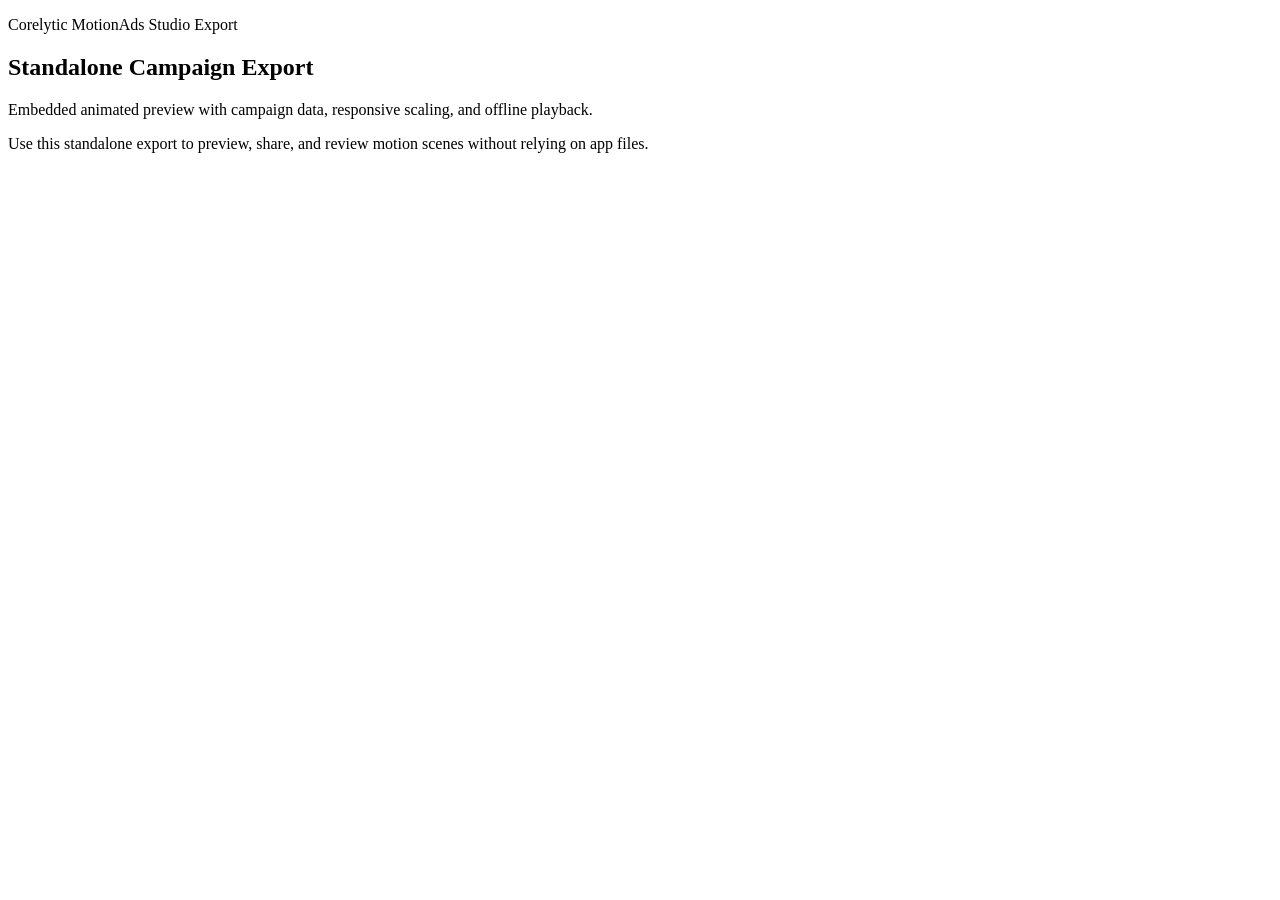
<file: assets/templates/campaign-export-template.html>
<!DOCTYPE html>
<html lang="en">
<head>
  <meta charset="UTF-8">
  <meta name="viewport" content="width=device-width, initial-scale=1.0">
  <title>Corelytic Campaign Export Template</title>
  <meta name="description" content="Standalone campaign export template for Corelytic MotionAds Studio with embedded motion preview and offline playback.">
  <link rel="icon" href="data:,">
</head>
<body>
  <main id="campaign-root">
    <section aria-label="Campaign export summary">
      <header>
        <p>Corelytic MotionAds Studio Export</p>
        <h1>Standalone Campaign Export</h1>
        <p>Embedded animated preview with campaign data, responsive scaling, and offline playback.</p>
      </header>
      <section aria-label="Primary call to action">
        <p>Use this standalone export to preview, share, and review motion scenes without relying on app files.</p>
      </section>
    </section>
  </main>
</body>
</html>
</file>
<file: assets/css/app.css>
:root{
  --bg:#08131f;
  --panel:rgba(14,27,44,.76);
  --panel-solid:#101f31;
  --panel-border:rgba(189,209,255,.12);
  --text:#ecf4ff;
  --muted:#9cb3ce;
  --accent:#56f0c3;
  --accent-2:#ff9157;
  --accent-3:#6ba3ff;
  --danger:#ff667d;
  --shadow:0 30px 60px rgba(2,10,18,.4);
  --radius:24px;
  --sidebar:286px;
  --inspector:340px;
  --font-body:"Aptos","Segoe UI Variable","Segoe UI",sans-serif;
  --font-display:"Bahnschrift","Arial Nova","Trebuchet MS",sans-serif
}
body[data-theme=light]{
  --bg:#eef5fb;
  --panel:rgba(255,255,255,.82);
  --panel-solid:#fff;
  --panel-border:rgba(53,86,138,.12);
  --text:#11233b;
  --muted:#58708f;
  --accent:#1565ff;
  --accent-2:#ff6e2f;
  --accent-3:#00a88f;
  --shadow:0 28px 50px rgba(80,113,156,.18)
}
*{box-sizing:border-box}
html,body{
  margin:0;
  min-height:100%;
  font-family:var(--font-body);
  color:var(--text);
  background:
    radial-gradient(circle at top left,rgba(86,240,195,.14),transparent 28%),
    radial-gradient(circle at top right,rgba(107,163,255,.17),transparent 26%),
    linear-gradient(160deg,#05101b,var(--bg) 44%,#07111e)
}
body[data-theme=light]{
  background:
    radial-gradient(circle at top left,rgba(21,101,255,.12),transparent 26%),
    radial-gradient(circle at top right,rgba(255,110,47,.12),transparent 24%),
    linear-gradient(180deg,#f8fbff,var(--bg))
}
button,input,select,textarea{font:inherit}
button{cursor:pointer}
.app-shell{display:grid;grid-template-columns:var(--sidebar) 1fr;min-height:100vh}
.glass-panel{
  backdrop-filter:blur(20px);
  background:var(--panel);
  border:1px solid var(--panel-border);
  box-shadow:var(--shadow)
}
.sidebar{
  position:sticky;
  top:0;
  height:100vh;
  padding:24px;
  display:flex;
  flex-direction:column;
  gap:24px;
  border-right:1px solid var(--panel-border);
  overflow:hidden;
  border-radius:var(--radius)
}
.brand-block,.topbar,.section-heading,.subsection-head,.settings-actions,.topbar-actions,.status-pill,.hero-stage-topbar{
  display:flex;
  align-items:center;
  justify-content:space-between;
  gap:16px
}
.brand-mark{
  width:52px;
  height:52px;
  display:grid;
  place-items:center;
  border-radius:18px;
  background:linear-gradient(135deg,var(--accent),var(--accent-2));
  color:#04111b;
  font-family:var(--font-display);
  font-weight:700
}
.brand-block h1,.topbar h2,.section-heading h3,.subsection-head h4,.hero-stage-topbar h4{margin:0;font-family:var(--font-display)}
.eyebrow{
  margin:0 0 6px;
  color:var(--muted);
  text-transform:uppercase;
  letter-spacing:.14em;
  font-size:.72rem;
  font-weight:700
}
.nav-stack{
  display:grid;
  gap:8px;
  overflow:auto;
  min-height:0;
  padding-right:6px;
  scrollbar-width:thin;
  scrollbar-color:rgba(255,255,255,.18) transparent
}
.nav-link{
  color:var(--muted);
  text-decoration:none;
  padding:12px 14px;
  border-radius:14px;
  transition:.22s ease
}
.nav-link:hover,.nav-link.active{
  color:var(--text);
  background:rgba(255,255,255,.07);
  box-shadow:inset 0 0 0 1px rgba(255,255,255,.05),0 8px 22px rgba(4,10,20,.18)
}
.sidebar-footer{margin-top:auto;display:grid;gap:10px;flex-shrink:0}
.main-shell{padding:24px;display:grid;gap:20px}
.workflow-strip{
  padding:16px 18px;
  border-radius:22px;
  display:grid;
  gap:14px
}
.workflow-strip-head,
.workflow-next,
.dashboard-actions{display:flex;align-items:center;justify-content:space-between;gap:14px;flex-wrap:wrap}
.workflow-strip-head h3{margin:0;font-size:1.08rem}
.workflow-next{
  padding:10px 14px;
  border-radius:16px;
  background:rgba(255,255,255,.04);
  border:1px solid rgba(255,255,255,.08)
}
.workflow-next strong{font-family:var(--font-display)}
.workflow-next small{color:var(--muted)}
.workflow-strip-track{
  display:grid;
  grid-template-columns:repeat(6,minmax(0,1fr));
  gap:10px
}
.workflow-step{
  border:1px solid rgba(255,255,255,.08);
  background:rgba(255,255,255,.03);
  color:var(--text);
  border-radius:18px;
  padding:12px;
  display:grid;
  grid-template-columns:auto 1fr;
  gap:10px;
  align-items:start;
  text-align:left;
  transition:transform .22s ease,border-color .22s ease,background .22s ease,box-shadow .22s ease
}
.workflow-step:hover{transform:translateY(-2px)}
.workflow-step-index{
  width:28px;
  height:28px;
  border-radius:999px;
  display:grid;
  place-items:center;
  background:rgba(255,255,255,.08);
  color:var(--muted);
  font-size:.8rem;
  font-weight:800
}
.workflow-step-copy{display:grid;gap:4px}
.workflow-step-copy strong{font-size:.94rem}
.workflow-step-copy small{color:var(--muted);line-height:1.4}
.workflow-step.done{
  background:rgba(86,240,195,.08);
  border-color:rgba(86,240,195,.34)
}
.workflow-step.current{
  background:rgba(107,163,255,.12);
  border-color:rgba(107,163,255,.34);
  box-shadow:0 16px 34px rgba(7,18,31,.18)
}
.workflow-step.pending{opacity:.92}
.hero-panel,.route-panel,.inspector-panel{border-radius:var(--radius)}
.hero-panel{
  padding:24px;
  display:grid;
  grid-template-columns:minmax(280px,380px) minmax(0,1fr);
  gap:20px;
  align-items:stretch
}
.hero-panel h3{margin:0 0 10px;font-size:clamp(1.5rem,2vw,2.4rem)}
.hero-copy,.muted-copy,.settings-card p{color:var(--muted);line-height:1.65}
.hero-copy-stack{display:grid;gap:18px;align-content:space-between}
.hero-stage-shell{
  padding:18px;
  border-radius:28px;
  background:linear-gradient(180deg,rgba(255,255,255,.06),rgba(255,255,255,.02));
  border:1px solid rgba(255,255,255,.08);
  display:grid;
  gap:14px;
  min-height:420px
}
.hero-stage-progress{height:8px;border-radius:999px;background:rgba(255,255,255,.08);overflow:hidden}
.hero-stage-progress span{
  display:block;
  height:100%;
  width:0;
  border-radius:inherit;
  background:linear-gradient(90deg,var(--accent),var(--accent-2));
  box-shadow:0 0 20px rgba(86,240,195,.35)
}
.hero-stage-mount{
  position:relative;
  overflow:hidden;
  border-radius:24px;
  min-height:280px;
  background:linear-gradient(135deg,#0b1623,#102031)
}
.dashboard-actions{margin:0 0 16px}
.dashboard-actions.compact{margin:0 0 18px}
.guided-empty-state h3{margin:4px 0 10px;font-family:var(--font-display);font-size:clamp(1.3rem,2vw,2rem);color:var(--text)}
.guided-empty-state p{margin:0 0 8px}
.guided-empty-state .section-actions{margin-top:14px}
.hero-stage-scene-tabs,.inspector-tabs,.timeline-chip-row{
  display:flex;
  align-items:center;
  gap:10px
}
.hero-stage-scene-tabs{flex-wrap:wrap}
.hero-stage-empty{
  height:100%;
  display:grid;
  place-items:center;
  text-align:center;
  gap:8px;
  color:var(--muted)
}
.hero-stage-empty strong{color:var(--text)}
.hero-metrics,.dashboard-grid,.card-grid,.export-grid,.metric-stack,.suggestion-actions,.campaign-list,.scene-timeline-list,.layer-timeline-list,.size-pills,.settings-grid{
  display:grid;
  gap:14px
}
.hero-metrics{min-width:280px;grid-template-columns:repeat(2,minmax(100px,1fr))}
.metric-card,.campaign-card,.template-card,.hook-card,.cta-card,.variation-card,.asset-card,.theme-card,.export-card,.timeline-card,.layer-card,.settings-card{
  padding:18px;
  border-radius:20px;
  background:rgba(255,255,255,.04);
  border:1px solid rgba(255,255,255,.08);
  transition:transform .24s ease,border-color .24s ease,box-shadow .24s ease,background .24s ease
}
.metric-card strong,.score-ring span{display:block;font-size:1.8rem;font-family:var(--font-display)}
.metric-card.compact{padding:16px;min-height:112px}
.metric-card.compact strong{font-size:1.35rem}
.metric-card.wide{grid-column:span 2}
.metric-card:hover,.campaign-card:hover,.template-card:hover,.hook-card:hover,.cta-card:hover,.variation-card:hover,.asset-card:hover,.theme-card:hover,.export-card:hover,.timeline-card:hover,.layer-card:hover{
  transform:translateY(-2px);
  border-color:rgba(255,255,255,.14);
  box-shadow:0 18px 36px rgba(3,9,18,.18)
}
.route-grid{display:grid;grid-template-columns:minmax(0,1fr) var(--inspector);gap:20px}
.workspace-column,.inspector-column{min-width:0}
.route-panel,.inspector-panel{padding:22px}
.inspector-panel{
  position:sticky;
  top:20px;
  max-height:calc(100vh - 40px);
  overflow:auto
}
.route-view{display:none}
.route-view.active{display:block;animation:fadeInUp .36s ease}
.dashboard-grid{grid-template-columns:repeat(auto-fit,minmax(180px,1fr));margin-bottom:16px}
.form-grid{display:grid;grid-template-columns:repeat(2,minmax(0,1fr));gap:14px}
.form-grid.compact{grid-template-columns:1fr}
.field{display:grid;gap:8px}
.field.full-span{grid-column:1 / -1}
.field label,.slider-row span{font-size:.88rem;color:var(--muted);font-weight:700}
.field input,.field select,.field textarea{
  width:100%;
  padding:12px 14px;
  border-radius:14px;
  background:rgba(255,255,255,.05);
  border:1px solid rgba(255,255,255,.08);
  color:var(--text);
  outline:none
}
.field select{
  appearance:none;
  color-scheme:dark;
  background-image:linear-gradient(45deg,transparent 50%,var(--muted) 50%),linear-gradient(135deg,var(--muted) 50%,transparent 50%);
  background-position:calc(100% - 20px) calc(50% - 2px),calc(100% - 14px) calc(50% - 2px);
  background-size:6px 6px,6px 6px;
  background-repeat:no-repeat
}
body[data-theme=light] .field select{color-scheme:light}
select option{
  color:#ecf4ff;
  background:#142335
}
body[data-theme=light] select option{
  color:#10233a;
  background:#f6faff
}
body[data-theme=light] .field input,body[data-theme=light] .field select,body[data-theme=light] .field textarea{background:rgba(241,246,255,.85)}
.field textarea{min-height:100px;resize:vertical}
.button{
  border:0;
  border-radius:14px;
  padding:12px 16px;
  transition:transform .2s ease,opacity .2s ease,background .2s ease,box-shadow .2s ease
}
.button:hover{transform:translateY(-2px);box-shadow:0 12px 24px rgba(4,10,20,.22)}
.button-primary{background:linear-gradient(135deg,var(--accent),var(--accent-2));color:#04111b;font-weight:800}
.button-secondary{background:rgba(107,163,255,.18);color:var(--text)}
.button-ghost{background:rgba(255,255,255,.06);color:var(--text)}
.button-danger{background:rgba(255,102,125,.18);color:#ffdce2}
.button-small{padding:8px 12px;font-size:.86rem}
.button-block{width:100%}
.generation-preview,.export-log{margin-top:18px}
.generation-preview{display:grid;gap:14px}
.preview-scene{padding:16px;border-radius:18px;background:rgba(255,255,255,.04)}
.editor-grid{display:grid;grid-template-columns:minmax(0,1fr) 360px;gap:16px}
.stage-panel,.timeline-panel{display:grid;gap:14px}
.stage-toolbar{display:flex;align-items:center;justify-content:space-between;gap:16px;flex-wrap:wrap}
.stage-toolbar-copy{display:grid;gap:8px}
.editor-smart-actions{
  display:flex;
  flex-wrap:wrap;
  gap:10px;
  padding:14px 16px;
  border-radius:18px;
  border:1px solid rgba(255,255,255,.08);
  background:linear-gradient(180deg,rgba(255,255,255,.06),rgba(255,255,255,.03));
  box-shadow:inset 0 1px 0 rgba(255,255,255,.05)
}
.editor-smart-actions .button{box-shadow:0 10px 24px rgba(4,10,20,.14)}
.stage-direction-note{
  padding:14px 16px;
  border-radius:18px;
  background:rgba(255,255,255,.04);
  border:1px solid rgba(255,255,255,.08);
  color:var(--muted);
  font-size:.88rem;
  line-height:1.55
}
.stage-mount{
  min-height:620px;
  border-radius:24px;
  background:linear-gradient(135deg,rgba(255,255,255,.05),rgba(255,255,255,.02)),linear-gradient(180deg,rgba(7,16,27,.9),rgba(6,11,19,.96));
  border:1px solid rgba(255,255,255,.07);
  overflow:hidden;
  position:relative;
  isolation:isolate;
  box-shadow:inset 0 1px 0 rgba(255,255,255,.06)
}
.stage-mount::after{
  content:"Live Motion Preview";
  position:absolute;
  top:16px;
  right:16px;
  padding:8px 12px;
  border-radius:999px;
  background:rgba(255,255,255,.08);
  color:var(--muted);
  font-size:.75rem;
  letter-spacing:.08em;
  text-transform:uppercase;
  pointer-events:none;
  z-index:2
}
.stage-mount .konvajs-content,.stage-mount canvas{max-width:100%;display:block}
.dom-stage{position:relative;margin:0 auto;overflow:hidden;border-radius:24px}
.dom-stage-backdrop,.dom-layer{position:absolute}
.dom-stage-backdrop{
  inset:0;
  background:
    radial-gradient(circle at 18% 18%,rgba(255,255,255,.12),transparent 26%),
    linear-gradient(135deg,transparent,rgba(255,255,255,.04) 40%,transparent 60%)
}
.dom-stage-decor,
.dom-decor-orb,
.dom-decor-card,
.dom-decor-line,
.dom-decor-steam,
.dom-decor-dash{position:absolute;pointer-events:none}
.dom-stage-decor{inset:0}
.dom-decor-orb{
  border-radius:999px;
  filter:blur(32px);
  opacity:.28;
  animation:floatOrb 6.4s ease-in-out infinite
}
.dom-decor-orb.orb-a{width:170px;height:170px;right:-20px;top:-10px;background:var(--accent)}
.dom-decor-orb.orb-b{width:120px;height:120px;left:14%;bottom:10%;background:var(--accent-2);animation-delay:.8s}
.dom-decor-card{
  border-radius:24px;
  border:1px solid rgba(255,255,255,.08);
  background:linear-gradient(180deg,rgba(255,255,255,.08),rgba(255,255,255,.02));
  box-shadow:0 18px 34px rgba(2,10,18,.16)
}
.dom-decor-card.card-a{width:28%;height:22%;right:10%;top:16%;transform:rotate(5deg)}
.dom-decor-card.card-b{width:24%;height:16%;left:10%;bottom:14%}
.dom-decor-line{height:1px;background:linear-gradient(90deg,transparent,rgba(255,255,255,.26),transparent)}
.dom-decor-line.line-a{left:8%;right:46%;top:24%}
.dom-decor-line.line-b{left:44%;right:8%;bottom:24%}
.dom-decor-steam{
  width:40px;
  height:96px;
  right:20%;
  bottom:30%;
  border:1px solid rgba(255,255,255,.16);
  border-color:rgba(255,255,255,.18) transparent transparent transparent;
  border-radius:999px;
  opacity:0;
  animation:steamRise 4.8s ease-in-out infinite
}
.dom-decor-steam.steam-b{right:24%;bottom:34%;animation-delay:.8s}
.dom-decor-dash{
  top:12%;
  left:10%;
  display:none;
  grid-template-columns:repeat(3,12px);
  align-items:end;
  gap:6px;
  height:34px;
  padding:10px 12px 8px;
  border-radius:16px;
  background:rgba(255,255,255,.06);
  border:1px solid rgba(255,255,255,.08)
}
.dom-decor-dash span{
  display:block;
  width:12px;
  border-radius:999px 999px 4px 4px;
  background:linear-gradient(180deg,var(--accent),var(--accent-2))
}
.dom-decor-dash span:nth-child(1){height:14px}
.dom-decor-dash span:nth-child(2){height:24px}
.dom-decor-dash span:nth-child(3){height:18px}
.dom-stage-decor.is-restaurant .dom-decor-steam{opacity:.64}
.dom-stage-decor.is-saas .dom-decor-dash{display:grid}
.dom-stage-decor.is-luxury .dom-decor-card{border-color:rgba(255,225,166,.16)}
.dom-layer{
  display:block;
  cursor:pointer;
  transition:transform .25s ease,opacity .25s ease,box-shadow .25s ease;
  box-shadow:none
}
.dom-layer.active{box-shadow:0 0 0 2px rgba(86,240,195,.9)}
.dom-layer-image.active{
  box-shadow:0 0 0 2px rgba(86,240,195,.95),0 0 0 8px rgba(86,240,195,.12),0 24px 54px rgba(2,10,18,.32);
  cursor:grab
}
.dom-layer-text{
  white-space:pre-wrap;
  line-height:1.05;
  background:none;
  text-shadow:0 12px 30px rgba(2,10,18,.3)
}
.dom-layer-image{
  box-shadow:0 24px 50px rgba(2,10,18,.28),0 0 0 1px rgba(255,255,255,.06) inset
}
.dom-stage.is-playing .dom-layer{animation:domRise .7s ease both}
.dom-stage.is-playing .dom-layer:nth-child(2){animation-delay:.04s}
.dom-stage.is-playing .dom-layer:nth-child(3){animation-delay:.1s}
.dom-stage.is-playing .dom-layer:nth-child(4){animation-delay:.16s}
.dom-stage.is-playing .dom-layer:nth-child(5){animation-delay:.22s}
.dom-stage.is-playing .dom-layer:nth-child(6){animation-delay:.28s}
.visual-timeline-strip{
  display:grid;
  grid-template-columns:repeat(auto-fit,minmax(140px,1fr));
  gap:10px;
  margin-bottom:4px
}
.timeline-block{
  position:relative;
  display:grid;
  gap:8px;
  min-height:92px;
  padding:14px 14px 16px;
  border-radius:18px;
  border:1px solid rgba(255,255,255,.08);
  background:linear-gradient(180deg,rgba(255,255,255,.05),rgba(255,255,255,.025));
  color:var(--text);
  text-align:left;
  overflow:hidden;
  transition:transform .22s ease,border-color .22s ease,box-shadow .22s ease,background .22s ease
}
.timeline-block::after{
  content:"";
  position:absolute;
  left:14px;
  bottom:10px;
  height:4px;
  width:var(--duration,40%);
  border-radius:999px;
  background:linear-gradient(90deg,var(--accent),var(--accent-2));
  box-shadow:0 0 18px rgba(86,240,195,.35)
}
.timeline-block:hover{
  transform:translateY(-2px);
  border-color:rgba(255,255,255,.16);
  box-shadow:0 16px 34px rgba(7,18,31,.18)
}
.timeline-block.active{
  border-color:rgba(86,240,195,.52);
  background:linear-gradient(180deg,rgba(86,240,195,.12),rgba(107,163,255,.08));
  box-shadow:0 0 0 1px rgba(86,240,195,.18),0 18px 40px rgba(8,19,31,.22)
}
.timeline-block-index{
  display:inline-grid;
  place-items:center;
  width:30px;
  height:30px;
  border-radius:999px;
  background:rgba(255,255,255,.08);
  color:var(--muted);
  font-size:.84rem;
  font-weight:800
}
.timeline-block-name{
  font-family:var(--font-display);
  font-size:1rem;
  line-height:1.2
}
.timeline-block-thumb{
  position:relative;
  display:grid;
  gap:6px;
  min-height:72px;
  padding:12px;
  border-radius:16px;
  background:
    radial-gradient(circle at 78% 18%,rgba(255,255,255,.18),transparent 32%),
    linear-gradient(135deg,color-mix(in srgb,var(--scene-bg, #102031) 88%, #ffffff 12%),rgba(7,18,31,.92));
  border:1px solid rgba(255,255,255,.08);
  overflow:hidden
}
.timeline-block-thumb strong{
  font-family:var(--font-display);
  font-size:.92rem;
  line-height:1.16;
  max-height:2.3em;
  overflow:hidden
}
.timeline-block-thumb small{
  color:rgba(237,245,255,.74);
  font-size:.75rem;
  letter-spacing:.04em;
  text-transform:uppercase
}
.timeline-thumb-kicker{
  color:rgba(237,245,255,.62);
  font-size:.68rem;
  text-transform:uppercase;
  letter-spacing:.12em
}
.timeline-block-meta{
  color:var(--muted);
  font-size:.78rem;
  letter-spacing:.02em;
  text-transform:uppercase
}
.scene-timeline-list,.layer-timeline-list{
  max-height:360px;
  overflow:auto;
  scrollbar-width:thin;
  scrollbar-color:rgba(255,255,255,.16) transparent
}
.timeline-card.active,.layer-card.active,.size-pill.active,.scene-chip.active,.inspector-tab.active{
  border-color:rgba(86,240,195,.65);
  background:rgba(86,240,195,.09);
  box-shadow:0 0 0 1px rgba(86,240,195,.14),0 18px 40px rgba(8,19,31,.22)
}
.size-pill,.scene-chip,.inspector-tab{
  display:inline-flex;
  align-items:center;
  gap:8px;
  padding:10px 14px;
  border-radius:999px;
  background:rgba(255,255,255,.05);
  border:1px solid rgba(255,255,255,.08)
}
.scene-chip{
  justify-content:space-between;
  min-width:0;
  cursor:pointer;
  transition:all .22s ease
}
.scene-chip small{color:var(--muted)}
.timeline-actions,.layer-actions,.section-actions{display:flex;gap:8px;flex-wrap:wrap}
.timeline-meta,.layer-meta,.campaign-meta{display:flex;gap:12px;flex-wrap:wrap;color:var(--muted);font-size:.85rem}
.scene-chip-glyph{
  display:inline-grid;
  place-items:center;
  width:24px;
  height:24px;
  border-radius:999px;
  background:rgba(255,255,255,.08)
}
.sequencer-card{
  position:relative;
  background:linear-gradient(180deg,rgba(255,255,255,.05),rgba(255,255,255,.03));
  overflow:hidden
}
.sequencer-card::before{
  content:"";
  position:absolute;
  inset:0 auto 0 0;
  width:4px;
  background:linear-gradient(180deg,var(--accent),var(--accent-2));
  opacity:.5
}
.timeline-card-head{
  display:grid;
  grid-template-columns:auto 1fr auto;
  gap:14px;
  align-items:start
}
.reorder-handle{
  width:34px;
  height:34px;
  display:grid;
  place-items:center;
  border-radius:12px;
  border:1px solid rgba(255,255,255,.08);
  background:rgba(255,255,255,.04);
  color:var(--muted);
  font-size:1rem;
  letter-spacing:.08em
}
.timeline-focus{
  display:grid;
  gap:4px
}
.timeline-focus h4{margin:0}
.timeline-duration-chip{
  display:inline-flex;
  align-items:center;
  padding:6px 10px;
  border-radius:999px;
  background:rgba(255,255,255,.06);
  border:1px solid rgba(255,255,255,.08);
  color:var(--muted);
  font-size:.76rem
}
.timeline-visual-row{
  display:grid;
  grid-template-columns:minmax(160px,200px) 1fr 108px;
  gap:12px;
  align-items:center;
  margin:14px 0
}
.timeline-scene-poster{
  position:relative;
  display:grid;
  align-content:end;
  gap:8px;
  min-height:112px;
  padding:14px;
  border-radius:18px;
  background:
    linear-gradient(180deg,rgba(4,10,18,.08),rgba(4,10,18,.48)),
    radial-gradient(circle at 78% 18%,rgba(255,255,255,.16),transparent 34%),
    linear-gradient(135deg,var(--poster,#11243c),rgba(7,18,31,.96));
  border:1px solid rgba(255,255,255,.08);
  overflow:hidden
}
.timeline-scene-poster span{
  font-family:var(--font-display);
  font-size:.96rem;
  line-height:1.16;
  max-height:2.4em;
  overflow:hidden
}
.timeline-scene-poster small{
  color:rgba(237,245,255,.74);
  text-transform:uppercase;
  letter-spacing:.08em
}
.timeline-intensity{
  display:grid;
  gap:6px;
  text-align:right
}
.timeline-intensity span{
  color:var(--muted);
  font-size:.72rem;
  text-transform:uppercase;
  letter-spacing:.1em
}
.timeline-intensity strong{
  font-family:var(--font-display);
  font-size:1.2rem
}
.timeline-intensity-bar{
  height:8px;
  border-radius:999px;
  background:rgba(255,255,255,.08);
  overflow:hidden
}
.timeline-intensity-bar i{
  display:block;
  height:100%;
  border-radius:inherit;
  background:linear-gradient(90deg,var(--accent),var(--accent-2));
  box-shadow:0 0 18px rgba(86,240,195,.32)
}
.timeline-focus small{
  color:var(--muted);
  text-transform:uppercase;
  letter-spacing:.12em;
  font-size:.72rem
}
.timeline-rail{
  display:grid;
  grid-template-columns:auto 1fr auto auto;
  align-items:center;
  gap:10px;
  margin:12px 0
}
.trim-handle{
  width:18px;
  height:18px;
  border-radius:8px;
  border:1px solid rgba(255,255,255,.1);
  background:rgba(255,255,255,.06);
  position:relative;
  opacity:.88
}
.trim-handle::before,.trim-handle::after{
  content:"";
  position:absolute;
  top:4px;
  bottom:4px;
  width:2px;
  border-radius:999px;
  background:rgba(255,255,255,.48)
}
.trim-handle::before{left:6px}
.trim-handle::after{right:6px}
.duration-track{height:10px;border-radius:999px;background:rgba(255,255,255,.07);overflow:hidden;margin:0;position:relative}
.duration-track span{display:block;height:100%;border-radius:inherit;background:linear-gradient(90deg,var(--accent),var(--accent-2))}
.transition-marker{
  display:inline-flex;
  align-items:center;
  justify-content:center;
  padding:7px 10px;
  border-radius:999px;
  background:rgba(255,255,255,.06);
  border:1px solid rgba(255,255,255,.08);
  color:var(--muted);
  font-size:.76rem;
  text-transform:uppercase;
  letter-spacing:.07em
}
.analytics-shell{display:grid;grid-template-columns:280px 1fr;gap:20px;align-items:start}
.score-ring-wrap{text-align:center}
.score-ring{
  width:220px;
  height:220px;
  margin:0 auto 16px;
  display:grid;
  place-items:center;
  border-radius:50%;
  background:radial-gradient(circle at center,rgba(8,19,31,.95) 58%,transparent 60%),conic-gradient(var(--accent) calc(var(--score,0) * 1%),rgba(255,255,255,.09) 0)
}
body[data-theme=light] .score-ring{background:radial-gradient(circle at center,rgba(255,255,255,.96) 58%,transparent 60%),conic-gradient(var(--accent) calc(var(--score,0) * 1%),rgba(17,35,59,.08) 0)}
.score-ring small{color:var(--muted)}
.metric-row,.toast,.campaign-card,.template-card,.hook-card,.cta-card,.variation-card,.asset-card,.theme-card,.export-card{display:grid;gap:10px}
.metric-row{grid-template-columns:130px 1fr 50px;align-items:center}
.progress-track{height:10px;border-radius:999px;background:rgba(255,255,255,.08);overflow:hidden}
.progress-fill{height:100%;border-radius:inherit;background:linear-gradient(90deg,var(--accent),var(--accent-2))}
.tag-list{display:flex;gap:8px;flex-wrap:wrap}
.tag{display:inline-flex;align-items:center;border-radius:999px;padding:7px 10px;background:rgba(255,255,255,.06);color:var(--muted);font-size:.82rem}
.tag-studio{
  display:inline-flex;
  align-items:center;
  gap:8px;
  padding:10px 14px;
  border-radius:999px;
  background:rgba(86,240,195,.1);
  border:1px solid rgba(86,240,195,.2);
  color:var(--text);
  font-size:.85rem
}
.layer-card.is-hidden{
  opacity:.72;
  background:linear-gradient(180deg,rgba(255,255,255,.03),rgba(255,255,255,.02))
}
.layer-card.is-locked{
  border-color:rgba(255,196,108,.24);
  box-shadow:0 0 0 1px rgba(255,196,108,.08) inset
}
.layer-card h4{margin:0}
.layer-card .timeline-meta span{
  display:inline-flex;
  padding:4px 8px;
  border-radius:999px;
  background:rgba(255,255,255,.05)
}
.toast-region{position:fixed;right:24px;bottom:24px;display:grid;gap:12px;z-index:50}
.toast{
  min-width:260px;
  max-width:360px;
  padding:14px 16px;
  border-radius:16px;
  background:rgba(8,19,31,.94);
  border:1px solid rgba(255,255,255,.08);
  box-shadow:var(--shadow)
}
.toast-success{border-color:rgba(86,240,195,.35)}
.toast-error{border-color:rgba(255,102,125,.45)}
.file-button{position:relative;overflow:hidden}
.file-button input{position:absolute;inset:0;opacity:0;cursor:pointer}
.empty-state{
  padding:22px;
  border-radius:20px;
  border:1px dashed rgba(255,255,255,.12);
  color:var(--muted);
  background:linear-gradient(135deg,rgba(255,255,255,.05),rgba(255,255,255,.02))
}
.status-pill{padding:10px 14px;border-radius:999px;background:rgba(255,255,255,.05)}
.status-dot{width:9px;height:9px;border-radius:50%;background:var(--accent);box-shadow:0 0 0 6px rgba(86,240,195,.14)}
.slider-row{display:inline-flex;align-items:center;gap:10px}
.slider-row input{width:160px}
.inspector-panel{
  position:sticky;
  top:24px;
  max-height:calc(100vh - 48px);
  display:grid;
  grid-template-rows:auto 1fr;
  overflow:hidden
}
.inspector-panel .section-heading{margin-bottom:12px}
#inspectorForm{
  min-height:0;
  max-height:calc(100vh - 156px);
  overflow:auto;
  padding-right:6px;
  align-content:start;
  scrollbar-width:thin;
  scrollbar-color:rgba(255,255,255,.16) transparent
}
.inspector-tabs{
  position:sticky;
  top:0;
  z-index:3;
  flex-wrap:wrap;
  margin:0 0 12px;
  padding:0 0 10px;
  background:linear-gradient(180deg,var(--panel-solid) 72%,rgba(16,31,49,0))
}
body[data-theme=light] .inspector-tabs{background:linear-gradient(180deg,var(--panel-solid) 72%,rgba(255,255,255,0))}
.subsection+.subsection{margin-top:8px}
.settings-grid,.card-grid,.export-grid{grid-template-columns:repeat(2,minmax(0,1fr))}
.campaign-list{grid-template-columns:repeat(2,minmax(0,1fr));align-items:start}
.campaign-summary-card{grid-column:1 / -1}
.summary-mini-grid{display:grid;grid-template-columns:repeat(3,minmax(0,1fr));gap:12px;margin-top:12px}
.summary-mini-grid small{display:block;color:var(--muted);margin-bottom:6px}
.product-studio-route,.product-studio-shell,.product-compare-grid,.product-studio-workbench,.product-enhancer-grid,.product-studio-form{display:grid;gap:16px}
.product-compare-grid{grid-template-columns:repeat(2,minmax(0,1fr))}
.product-studio-workbench{grid-template-columns:minmax(0,1.2fr) minmax(280px,.8fr)}
.product-studio-summary{display:flex;align-items:flex-start;justify-content:space-between;gap:18px;flex-wrap:wrap}
.product-helper-list{display:flex;gap:8px;flex-wrap:wrap;margin-top:14px}
.product-before-surface,.product-after-surface{
  min-height:320px;
  border-radius:24px;
  overflow:hidden;
  border:1px solid rgba(255,255,255,.08);
  background:linear-gradient(135deg,rgba(8,19,31,.9),rgba(15,30,48,.94))
}
.product-before-surface{display:grid;place-items:center;padding:18px}
.product-before-surface img{
  display:block;
  max-width:100%;
  max-height:280px;
  object-fit:contain;
  border-radius:22px;
  box-shadow:0 24px 50px rgba(4,10,20,.22)
}
.product-after-surface{min-height:360px}
.product-selection-hint{
  position:absolute;
  left:22px;
  bottom:18px;
  z-index:3;
  display:grid;
  gap:4px;
  max-width:280px;
  padding:10px 12px;
  border-radius:16px;
  background:rgba(7,18,31,.54);
  border:1px solid rgba(255,255,255,.08);
  backdrop-filter:blur(14px)
}
.product-selection-hint strong{font-size:.82rem;letter-spacing:.06em;text-transform:uppercase}
.product-selection-hint span{font-size:.8rem;color:#d2def0;line-height:1.4}
.product-quick-actions{
  display:grid;
  grid-template-columns:repeat(2,minmax(0,1fr));
  gap:10px;
  margin-bottom:14px
}
.product-studio-form{grid-template-columns:repeat(2,minmax(0,1fr))}
.slider-field{
  display:grid;
  grid-template-columns:1fr auto;
  gap:8px 12px;
  align-items:center;
  padding:14px 16px;
  border-radius:18px;
  background:rgba(255,255,255,.04);
  border:1px solid rgba(255,255,255,.08)
}
.slider-field span{color:var(--muted);font-weight:700}
.slider-field strong{font-family:var(--font-display);font-size:.95rem}
.slider-field input{grid-column:1 / -1}
.product-enhancer-grid{grid-template-columns:1fr 1fr}
.top-gap{margin-top:12px}
.tag-studio{background:rgba(86,240,195,.1);color:#c9f7ea;border:1px solid rgba(86,240,195,.18)}
.studio-hint-copy{
  flex:1 1 280px;
  color:var(--muted);
  font-size:.88rem;
  line-height:1.55
}
.inspector-tab{cursor:pointer}
.inspector-pane{display:grid;gap:12px}
.inspector-panel .field{gap:6px}
.inspector-panel .field input,.inspector-panel .field select,.inspector-panel .field textarea{
  padding:10px 12px;
  border-radius:12px
}
.inspector-panel .field textarea{min-height:82px}
.inspector-panel .empty-state,.inspector-panel .insight-card{padding:16px}
.template-mini-stage{
  position:relative;
  overflow:hidden;
  min-height:150px;
  border-radius:18px;
  padding:18px;
  background:linear-gradient(135deg,rgba(8,19,31,.9),rgba(17,33,52,.92));
  border:1px solid rgba(255,255,255,.06)
}
.mini-badge{display:inline-flex;padding:6px 10px;border-radius:999px;background:rgba(255,255,255,.08);color:var(--muted);font-size:.78rem}
.mini-headline,.mini-cta{position:relative;z-index:2}
.mini-headline{margin-top:18px;max-width:220px;font-family:var(--font-display);font-size:1.05rem;line-height:1.2}
.mini-cta{margin-top:18px;display:inline-flex;padding:8px 12px;border-radius:999px;background:linear-gradient(135deg,var(--accent),var(--accent-2));color:#04111b;font-weight:800}
.mini-orb{position:absolute;border-radius:999px;filter:blur(10px);opacity:.55;animation:floatOrb 4.6s ease-in-out infinite}
.mini-orb.one{width:90px;height:90px;right:12px;top:22px}
.mini-orb.two{width:72px;height:72px;right:54px;bottom:10px;animation-delay:.6s}
.template-card .template-mini-stage{margin-bottom:12px}
.motion-showcase{
  position:relative;
  display:grid;
  grid-template-columns:minmax(0,1.2fr) minmax(180px,.8fr);
  height:100%;
  min-height:280px;
  padding:26px;
  overflow:hidden;
  background:radial-gradient(circle at 18% 18%,rgba(255,255,255,.12),transparent 24%),linear-gradient(135deg,var(--brand-bg),var(--stage-bg));
  isolation:isolate;
  box-shadow:inset 0 1px 0 rgba(255,255,255,.08),inset 0 -40px 100px rgba(1,8,15,.28)
}
.motion-noise{
  position:absolute;
  inset:0;
  background:linear-gradient(135deg,transparent,rgba(255,255,255,.04) 40%,transparent 60%);
  opacity:.55
}
.motion-vignette,
.motion-light-beam,
.motion-light-streak,
.motion-stage-flash,
.motion-energy-line,
.motion-grid,
.motion-heat,
.motion-sweep,
.motion-offer-burst,
.motion-composition,
.product-shadow-card,
.product-aura-ring,
.product-highlight-strip,
.logo-caption{position:absolute;pointer-events:none}
.motion-stage-flash{
  inset:-8%;
  opacity:0;
  background:radial-gradient(circle at 50% 50%,rgba(255,255,255,.18),transparent 42%);
  mix-blend-mode:screen;
  animation:stageFlash 3.8s ease-in-out infinite
}
.motion-energy-line{
  left:-12%;
  right:-12%;
  top:18px;
  height:3px;
  border-radius:999px;
  background:linear-gradient(90deg,transparent,rgba(255,255,255,.22),var(--stage-accent),rgba(255,255,255,.22),transparent);
  filter:blur(.2px);
  opacity:.9;
  animation:energySweep 3.4s linear infinite
}
.motion-vignette{
  inset:0;
  background:
    radial-gradient(circle at 22% 28%,transparent 0,transparent 24%,rgba(1,8,15,.18) 64%,rgba(1,8,15,.48) 100%),
    linear-gradient(180deg,rgba(255,255,255,.03),rgba(0,0,0,.14));
  z-index:1
}
.motion-light-beam{
  width:42%;
  height:72%;
  top:-12%;
  border-radius:999px;
  filter:blur(42px);
  opacity:.22;
  mix-blend-mode:screen;
  background:radial-gradient(circle,var(--stage-secondary),transparent 70%);
  animation:floatOrb 7.4s ease-in-out infinite
}
.beam-a{left:-8%;transform:rotate(-12deg)}
.beam-b{right:-12%;top:18%;background:radial-gradient(circle,var(--stage-accent),transparent 70%);animation-delay:1s}
.motion-light-streak{
  width:34%;
  height:1px;
  opacity:.5;
  background:linear-gradient(90deg,transparent,rgba(255,255,255,.82),transparent);
  filter:blur(1px);
  transform:rotate(-18deg);
  animation:streakSweep 4.6s ease-in-out infinite
}
.streak-a{left:-10%;top:26%}
.streak-b{right:-8%;top:66%;animation-delay:1.1s}
.motion-grid{
  inset:0;
  opacity:calc(.06 + (var(--overlay-intensity,.62) * .14));
  background-image:
    linear-gradient(rgba(255,255,255,.06) 1px,transparent 1px),
    linear-gradient(90deg,rgba(255,255,255,.06) 1px,transparent 1px);
  background-size:56px 56px;
  mask-image:linear-gradient(180deg,rgba(0,0,0,.3),rgba(0,0,0,.95));
  animation:gridDrift 12s linear infinite
}
.motion-heat{
  inset:auto 0 -8% 0;
  height:44%;
  opacity:0;
  background:
    radial-gradient(circle at 50% 100%,rgba(255,171,82,.22),transparent 46%),
    repeating-linear-gradient(90deg,rgba(255,255,255,.03) 0 2px,transparent 2px 18px);
  filter:blur(calc(8px + (var(--overlay-intensity,.62) * 10px)));
  animation:heatShimmer 4.4s ease-in-out infinite
}
.motion-sweep{
  inset:-10% auto -10% -28%;
  width:38%;
  background:linear-gradient(90deg,transparent,rgba(255,255,255,.16),transparent);
  transform:skewX(-20deg);
  opacity:0;
  animation:sceneSweep 3.8s ease-in-out infinite
}
.motion-offer-burst{
  top:20px;
  right:20px;
  z-index:2;
  padding:10px 14px;
  border-radius:999px;
  background:linear-gradient(135deg,rgba(255,255,255,.16),rgba(255,255,255,.04));
  border:1px solid rgba(255,255,255,.12);
  box-shadow:0 14px 36px rgba(3,9,18,.22);
  color:#fef6dc;
  font-size:.74rem;
  font-weight:800;
  letter-spacing:.08em;
  text-transform:uppercase;
  transform-origin:center;
  animation:offerPulse 2.8s ease-in-out infinite;
  max-width:220px
}
.motion-composition{
  inset:0;
  z-index:1;
  opacity:calc(.42 + (var(--overlay-intensity,.62) * .4))
}
.composition-card,
.composition-line,
.composition-dot,
.composition-steam,
.dashboard-pill,
.dashboard-bars span{position:absolute}
.composition-card{
  border:1px solid rgba(255,255,255,.08);
  background:linear-gradient(180deg,rgba(255,255,255,.08),rgba(255,255,255,.02));
  box-shadow:0 18px 36px rgba(2,10,18,.18),inset 0 1px 0 rgba(255,255,255,.06)
}
.card-back{
  inset:auto 11% 14% auto;
  width:26%;
  height:44%;
  border-radius:28px;
  transform:rotate(-10deg)
}
.card-mid{
  inset:14% 8% auto auto;
  width:18%;
  height:16%;
  border-radius:22px;
  transform:rotate(8deg)
}
.card-front{
  inset:auto auto 12% 8%;
  width:22%;
  height:20%;
  border-radius:24px
}
.composition-line{
  height:1px;
  background:linear-gradient(90deg,transparent,rgba(255,255,255,.35),transparent);
  opacity:.6
}
.line-a{left:10%;right:42%;top:26%}
.line-b{left:48%;right:10%;bottom:22%}
.composition-dot{
  width:8px;
  height:8px;
  border-radius:999px;
  background:rgba(255,255,255,.35);
  box-shadow:0 0 18px rgba(255,255,255,.28)
}
.dot-a{top:22%;right:40%}
.dot-b{bottom:26%;left:48%}
.composition-steam{
  width:44px;
  height:110px;
  border:1px solid rgba(255,255,255,.12);
  border-color:rgba(255,255,255,.18) transparent transparent transparent;
  border-radius:999px;
  opacity:0;
  filter:blur(1px);
  animation:steamRise 4.8s ease-in-out infinite
}
.steam-a{bottom:30%;right:19%}
.steam-b{bottom:34%;right:24%;animation-delay:.8s}
.metric-float{
  position:absolute;
  z-index:1;
  display:grid;
  gap:2px;
  padding:10px 12px;
  border-radius:18px;
  background:rgba(255,255,255,.08);
  border:1px solid rgba(255,255,255,.09);
  box-shadow:0 16px 34px rgba(3,9,18,.18);
  backdrop-filter:blur(16px);
  animation:metricFloat 4.2s ease-in-out infinite
}
.metric-float strong{font-size:.94rem}
.metric-float span{font-size:.68rem;letter-spacing:.08em;text-transform:uppercase;color:#cbd9ee}
.metric-a{top:18%;right:16%;animation-delay:.2s}
.metric-b{bottom:16%;left:16%;animation-delay:1.1s}
.motion-copy,.motion-visual{position:relative;z-index:2}
.motion-copy{display:grid;align-content:end;gap:10px;transform:translateY(0);animation:copyParallax 3.8s ease-in-out infinite;max-width:480px}
.motion-kicker{text-transform:uppercase;letter-spacing:.16em;font-size:.7rem;color:#bfd2ef}
.motion-headline{
  margin:0;
  max-width:520px;
  font-family:var(--font-display);
  font-size:clamp(2rem,3.6vw,3.45rem);
  line-height:.96;
  letter-spacing:-.04em;
  text-wrap:balance;
  text-shadow:0 12px 32px rgba(3,9,18,.28);
  animation:headlineReveal .9s cubic-bezier(.2,.8,.2,1)
}
.motion-subheadline{
  margin:0;
  max-width:480px;
  font-size:.96rem;
  color:#d7e5fb;
  animation:textFade .9s ease
}
.motion-atmosphere{
  display:inline-flex;
  width:fit-content;
  padding:8px 12px;
  border-radius:999px;
  background:rgba(255,255,255,.06);
  border:1px solid rgba(255,255,255,.08);
  color:#d8e5f8;
  font-size:.76rem;
  letter-spacing:.08em;
  text-transform:uppercase;
  max-width:340px
}
.motion-bottom{display:flex;align-items:center;justify-content:space-between;gap:14px;flex-wrap:wrap}
.stage-tag-list .tag{font-size:.72rem;padding:5px 8px}
.motion-cta{
  border:0;
  border-radius:999px;
  padding:11px 16px 11px 18px;
  display:inline-grid;
  gap:2px;
  justify-items:start;
  background:
    linear-gradient(180deg,rgba(255,255,255,.18),rgba(255,255,255,0) 42%),
    linear-gradient(135deg,var(--stage-accent),var(--stage-secondary));
  color:#04111b;
  font-weight:800;
  box-shadow:0 0 0 1px rgba(255,255,255,.06),0 18px 36px rgba(4,10,20,.26),inset 0 1px 0 rgba(255,255,255,.34);
  position:relative;
  overflow:hidden;
  animation:ctaPulse 1.8s ease-in-out infinite
}
.motion-cta::after{
  content:"";
  position:absolute;
  inset:-40% auto -40% -24%;
  width:42%;
  background:linear-gradient(90deg,transparent,rgba(255,255,255,.56),transparent);
  transform:skewX(-22deg);
  opacity:.7;
  animation:ctaSweep 2.8s ease-in-out infinite
}
.motion-cta span{font-size:1rem;line-height:1}
.motion-cta small{
  font-size:.68rem;
  font-weight:700;
  letter-spacing:.08em;
  text-transform:uppercase;
  opacity:.72
}
.motion-visual{display:grid;place-items:center;transform:translateZ(0)}
.motion-logo-stack,.motion-product-stack{
  position:relative;
  width:min(330px,38vw);
  min-height:290px;
  display:grid;
  place-items:center;
  animation:spotlightZoom 3.8s ease-in-out infinite
}
.product-selected{filter:drop-shadow(0 30px 70px rgba(4,10,20,.34))}
.selection-outline{
  position:absolute;
  inset:10% 12%;
  border-radius:34px;
  border:2px solid rgba(86,240,195,.88);
  box-shadow:0 0 0 8px rgba(86,240,195,.08),0 0 36px rgba(86,240,195,.2);
  pointer-events:none
}
.selection-handle,.rotation-handle{
  position:absolute;
  width:14px;
  height:14px;
  border-radius:999px;
  background:#56f0c3;
  border:2px solid #071623;
  box-shadow:0 0 0 4px rgba(86,240,195,.12)
}
.selection-handle.handle-nw{left:12%;top:10%}
.selection-handle.handle-ne{right:12%;top:10%}
.selection-handle.handle-sw{left:12%;bottom:10%}
.selection-handle.handle-se{right:12%;bottom:10%}
.rotation-handle{
  top:0;
  left:50%;
  transform:translate(-50%,-80%);
  width:16px;
  height:16px;
  background:#6ba3ff
}
.motion-logo-float,.motion-product-float{position:relative;z-index:2;animation:floatCard 3.8s ease-in-out infinite}
.product-shadow-card{
  inset:14% 14% 8% 8%;
  border-radius:42px;
  background:linear-gradient(135deg,rgba(255,255,255,.07),rgba(255,255,255,.01));
  transform:rotate(-8deg);
  box-shadow:0 30px 60px rgba(4,10,20,.2)
}
.product-aura-ring{
  inset:6% 8%;
  border-radius:44px;
  border:1px solid rgba(255,255,255,.12);
  box-shadow:0 0 0 1px rgba(255,255,255,.04) inset
}
.motion-logo-float{
  width:160px;
  height:160px;
  display:grid;
  place-items:center;
  border-radius:38px;
  background:linear-gradient(135deg,var(--stage-primary),var(--stage-secondary));
  color:#08131f;
  font-family:var(--font-display);
  font-size:3rem;
  font-weight:800;
  box-shadow:0 20px 50px rgba(4,10,20,.3)
}
.logo-caption{
  right:10%;
  bottom:10%;
  z-index:2;
  padding:8px 12px;
  border-radius:999px;
  background:rgba(255,255,255,.08);
  border:1px solid rgba(255,255,255,.08);
  color:#dbe8f9;
  font-size:.72rem;
  letter-spacing:.1em;
  text-transform:uppercase
}
.motion-product-float{
  padding:12px;
  border-radius:32px;
  background:linear-gradient(180deg,rgba(255,255,255,.14),rgba(255,255,255,.04));
  backdrop-filter:blur(18px);
  box-shadow:0 18px 50px rgba(4,10,20,.26);
  transform:translate(var(--product-x,0px),var(--product-y,0px)) rotate(var(--product-rotation,0deg)) scale(var(--product-zoom,1));
  box-shadow:
    0 calc(18px + (var(--product-shadow,32) * .12px)) calc(50px + (var(--product-shadow,32) * .35px)) rgba(4,10,20,.34),
    0 0 calc(8px + (var(--product-glow,24) * .28px)) rgba(255,255,255,.16)
}
.motion-product-float img{
  display:block;
  max-width:280px;
  max-height:280px;
  border-radius:24px;
  object-fit:cover;
  filter:brightness(var(--product-brightness,100%)) contrast(var(--product-contrast,100%)) saturate(var(--product-saturation,100%))
}
.has-product-image .motion-copy{max-width:440px}
.has-product-image .tag-list{gap:6px}
.has-product-image .motion-product-stack{width:min(390px,42vw);min-height:340px}
.has-product-image .motion-product-float{padding:14px;border-radius:36px}
.hero-boost .motion-copy,.cinematic-boost .motion-copy{gap:8px}
.cinematic-boost .motion-showcase,.cinematic-boost{box-shadow:inset 0 1px 0 rgba(255,255,255,.08),inset 0 -90px 160px rgba(0,0,0,.34)}
.cinematic-boost .motion-vignette{background:radial-gradient(circle at 22% 28%,transparent 0,transparent 20%,rgba(1,8,15,.26) 60%,rgba(1,8,15,.62) 100%),linear-gradient(180deg,rgba(255,255,255,.03),rgba(0,0,0,.22))}
.cinematic-boost .product-aura-ring{box-shadow:0 0 0 1px rgba(255,255,255,.05) inset,0 0 42px rgba(255,236,191,.18)}
.cinematic-boost .motion-cta{box-shadow:0 0 0 1px rgba(255,255,255,.06),0 20px 42px rgba(4,10,20,.3),0 0 28px rgba(255,255,255,.1)}
.product-highlight-strip{
  inset:auto 8% 12% auto;
  width:42%;
  height:12px;
  border-radius:999px;
  background:linear-gradient(90deg,transparent,rgba(255,255,255,.68),transparent);
  filter:blur(4px);
  opacity:.52
}
.motion-orb,.motion-particle{position:absolute;border-radius:999px;pointer-events:none}
.motion-orb{filter:blur(24px);opacity:.45;animation:floatOrb 4.8s ease-in-out infinite}
.orb-a{width:180px;height:180px;right:-30px;top:-24px;background:var(--stage-accent)}
.orb-b{width:130px;height:130px;left:44%;bottom:-28px;background:var(--stage-secondary);animation-delay:.8s}
.motion-particle{background:rgba(255,255,255,.32)}
.particle-a{width:8px;height:8px;left:58%;top:18%;animation:particleDrift 5.2s linear infinite}
.particle-b{width:12px;height:12px;left:74%;top:58%;animation:particleDrift 6s linear infinite .8s}
.particle-c{width:6px;height:6px;left:40%;top:36%;animation:particleDrift 4.8s linear infinite 1.1s}
.composition-dashboard{
  position:absolute;
  left:8%;
  top:10%;
  display:none;
  gap:8px
}
.dashboard-pill{
  display:inline-flex;
  padding:8px 11px;
  border-radius:999px;
  background:rgba(255,255,255,.08);
  border:1px solid rgba(255,255,255,.08);
  color:#dde8f8;
  font-size:.72rem;
  letter-spacing:.08em;
  text-transform:uppercase
}
.dashboard-pill.subtle{background:rgba(255,255,255,.04);color:#b2c4da}
.dashboard-bars{
  display:grid;
  grid-template-columns:repeat(3,12px);
  align-items:end;
  gap:6px;
  height:38px;
  padding:10px 12px 8px;
  border-radius:16px;
  background:rgba(255,255,255,.06);
  border:1px solid rgba(255,255,255,.08)
}
.dashboard-bars span{
  bottom:8px;
  width:12px;
  border-radius:999px 999px 4px 4px;
  background:linear-gradient(180deg,var(--stage-accent),var(--stage-secondary));
  box-shadow:0 6px 20px rgba(3,9,18,.2);
  animation:metricBars 2.2s ease-in-out infinite
}
.dashboard-bars span:nth-child(1){height:14px;left:12px}
.dashboard-bars span:nth-child(2){height:24px;left:30px;animation-delay:.25s}
.dashboard-bars span:nth-child(3){height:18px;left:48px;animation-delay:.5s}
.industry-restaurants .motion-showcase{
  background:
    radial-gradient(circle at 76% 82%,rgba(255,142,63,.3),transparent 24%),
    radial-gradient(circle at 24% 24%,rgba(255,245,210,.12),transparent 22%),
    linear-gradient(135deg,#3a1a12,var(--stage-bg));
}
.hero-boost .motion-showcase,
.motion-showcase.hero-boost{
  box-shadow:inset 0 1px 0 rgba(255,255,255,.08),inset 0 -80px 140px rgba(1,8,15,.42)
}
.hero-boost .motion-copy,
.motion-showcase.hero-boost .motion-copy{gap:18px}
.hero-boost .motion-headline,
.motion-showcase.hero-boost .motion-headline{max-width:460px}
.hero-boost .motion-cta,
.motion-showcase.hero-boost .motion-cta{box-shadow:0 0 0 1px rgba(255,255,255,.08),0 28px 60px rgba(4,10,20,.28),inset 0 1px 0 rgba(255,255,255,.36)}
.effect-cta-focus .motion-cta{transform:scale(1.04);letter-spacing:.01em}
.effect-food-heat .motion-heat{opacity:.92}
.effect-food-heat .motion-offer-burst{background:linear-gradient(135deg,rgba(255,178,92,.24),rgba(255,114,64,.18))}
.effect-food-heat .product-highlight-strip{opacity:.78}
.effect-luxury-glow .motion-light-beam{opacity:.32;animation-duration:9.2s}
.effect-luxury-glow .product-aura-ring{box-shadow:0 0 0 1px rgba(255,228,176,.12) inset,0 0 28px rgba(255,221,160,.16)}
.effect-sale-energy .motion-offer-burst{background:linear-gradient(135deg,rgba(255,92,92,.28),rgba(255,178,77,.22));color:#fff2cf}
.effect-sale-energy .motion-energy-line{opacity:1}
.effect-sale-energy .motion-cta{animation-duration:1.1s}
.effect-clean-layout .motion-composition{opacity:.58}
.effect-clean-layout .motion-copy{gap:10px}
.effect-cinematic-lighting .motion-stage-flash{opacity:.12}
.effect-cinematic-lighting .motion-light-streak{opacity:.76}
.effect-cinematic-lighting .motion-vignette{background:radial-gradient(circle at 50% 46%,transparent 0,transparent 32%,rgba(1,8,15,.12) 58%,rgba(1,8,15,.6) 100%),linear-gradient(180deg,rgba(255,255,255,.02),rgba(0,0,0,.2))}
.industry-ecommerce .motion-showcase,
.effect-sale-energy.industry-ecommerce.motion-showcase{
  background:
    radial-gradient(circle at 78% 20%,rgba(255,99,132,.18),transparent 20%),
    radial-gradient(circle at 18% 72%,rgba(255,210,82,.14),transparent 22%),
    linear-gradient(135deg,#0d1524,var(--stage-bg))
}
.industry-ecommerce .motion-product-float{transform:translate(var(--product-x,0px),var(--product-y,0px)) rotate(var(--product-rotation,0deg)) scale(calc(var(--product-zoom,1) * 1.04))}
.dom-stage-decor.is-ecommerce .dom-decor-card{border-color:rgba(255,174,76,.22)}
.dom-stage-decor.has-food-heat .dom-decor-steam{opacity:.72}
.dom-stage-decor.has-luxury-glow .dom-decor-orb{opacity:.38}
.dom-stage-decor.has-sale-energy .dom-decor-line{opacity:.9}
.dom-stage-decor.has-cinematic-lighting .dom-decor-card{box-shadow:0 18px 34px rgba(2,10,18,.16),0 0 24px rgba(255,255,255,.08)}
.industry-restaurants .card-front{
  background:linear-gradient(180deg,rgba(255,232,170,.14),rgba(255,123,63,.08));
  border-color:rgba(255,214,140,.18)
}
.industry-restaurants .motion-product-float,
.industry-restaurants .motion-logo-float{box-shadow:0 30px 80px rgba(255,120,58,.24),0 18px 50px rgba(4,10,20,.26)}
.industry-restaurants .motion-cta{box-shadow:0 0 0 1px rgba(255,255,255,.06),0 24px 44px rgba(255,120,58,.24),inset 0 1px 0 rgba(255,255,255,.34)}
.industry-restaurants .composition-steam{opacity:.68}
.industry-restaurants .motion-heat{opacity:.9}
.industry-restaurants .motion-offer-burst{background:linear-gradient(135deg,rgba(255,187,120,.24),rgba(255,118,58,.18));color:#fff1cf}
.industry-restaurants .motion-showcase{box-shadow:inset 0 1px 0 rgba(255,226,191,.08),inset 0 -60px 120px rgba(52,16,10,.34)}
.industry-saas .motion-showcase,
.industry-ai-tools .motion-showcase{
  background:
    linear-gradient(180deg,rgba(255,255,255,.02),rgba(255,255,255,0)),
    radial-gradient(circle at 76% 18%,rgba(96,165,250,.22),transparent 24%),
    linear-gradient(135deg,#06121f,var(--stage-bg));
}
.industry-saas .motion-grid,
.industry-ai-tools .motion-grid{opacity:.28}
.industry-saas .composition-dashboard,
.industry-ai-tools .composition-dashboard{display:grid}
.industry-saas .card-back,
.industry-ai-tools .card-back{
  inset:18% 8% auto auto;
  width:34%;
  height:28%;
  border-radius:24px;
  transform:none
}
.industry-saas .card-front,
.industry-ai-tools .card-front{
  inset:auto auto 10% 10%;
  width:28%;
  height:18%;
  border-radius:20px
}
.industry-saas .metric-float,
.industry-ai-tools .metric-float{display:grid}
.industry-saas .motion-light-streak,
.industry-ai-tools .motion-light-streak{opacity:.72}
.industry-saas .motion-offer-burst,
.industry-ai-tools .motion-offer-burst{background:linear-gradient(135deg,rgba(86,240,195,.16),rgba(107,163,255,.16));color:#dff6ff}
.style-luxury .motion-showcase,
.industry-hotels .motion-showcase,
.industry-fashion .motion-showcase{
  background:
    radial-gradient(circle at 82% 24%,rgba(248,212,137,.18),transparent 22%),
    linear-gradient(135deg,#0b1118,var(--stage-bg));
}
.style-luxury .motion-grid,
.industry-hotels .motion-grid,
.industry-fashion .motion-grid{opacity:.08}
.style-luxury .motion-vignette,
.industry-hotels .motion-vignette,
.industry-fashion .motion-vignette{
  background:
    radial-gradient(circle at 50% 46%,transparent 0,transparent 38%,rgba(1,8,15,.12) 62%,rgba(1,8,15,.52) 100%),
    linear-gradient(180deg,rgba(255,232,187,.04),rgba(0,0,0,.18))
}
.style-luxury .card-back,
.industry-hotels .card-back,
.industry-fashion .card-back{
  border-color:rgba(255,225,166,.22);
  background:linear-gradient(180deg,rgba(255,239,197,.08),rgba(255,255,255,.02))
}
.style-luxury .motion-cta,
.industry-hotels .motion-cta,
.industry-fashion .motion-cta{
  background:
    linear-gradient(180deg,rgba(255,255,255,.18),rgba(255,255,255,0) 42%),
    linear-gradient(135deg,#f4deb0,var(--stage-secondary));
}
.style-luxury .motion-light-beam,
.industry-hotels .motion-light-beam,
.industry-fashion .motion-light-beam{opacity:.28;animation-duration:9.6s}
.style-luxury .motion-stage-flash,
.industry-hotels .motion-stage-flash,
.industry-fashion .motion-stage-flash{animation-duration:5.4s}
.style-luxury .motion-copy,
.industry-hotels .motion-copy,
.industry-fashion .motion-copy{gap:18px}
.industry-ecommerce .motion-showcase,
.preset-ecommerce.motion-showcase{
  background:
    radial-gradient(circle at 78% 20%,rgba(255,99,132,.18),transparent 20%),
    radial-gradient(circle at 18% 72%,rgba(255,210,82,.14),transparent 22%),
    linear-gradient(135deg,#0d1524,var(--stage-bg));
}
.industry-ecommerce .motion-offer-burst,
.preset-ecommerce .motion-offer-burst{
  opacity:1;
  color:#fff4d2;
  background:linear-gradient(135deg,rgba(255,104,104,.2),rgba(255,183,77,.22));
}
.industry-ecommerce .motion-product-stack,
.preset-ecommerce .motion-product-stack{animation:saleLift 3.2s ease-in-out infinite}
.industry-ecommerce .motion-cta,
.preset-ecommerce .motion-cta{box-shadow:0 0 0 1px rgba(255,255,255,.06),0 24px 52px rgba(255,112,84,.26),inset 0 1px 0 rgba(255,255,255,.3)}
.modal-shell{position:fixed;inset:0;display:grid;place-items:center;z-index:60}
.modal-shell[hidden]{display:none}
.modal-backdrop{position:absolute;inset:0;background:rgba(2,8,15,.72)}
.modal-panel{position:relative;width:min(920px,calc(100vw - 32px));max-height:calc(100vh - 32px);overflow:auto;padding:22px;border-radius:28px}
.wizard-actions{display:flex;justify-content:flex-end}
.modal-panel .field select,.modal-panel .field option{
  color:#ecf4ff;
  background:#142335
}
body[data-theme=light] .modal-panel .field select,body[data-theme=light] .modal-panel .field option{
  color:#10233a;
  background:#f6faff
}
.timeline-card input[type=number],.timeline-card select{max-width:96px}
.scene-type-badge{display:inline-flex;padding:6px 10px;border-radius:999px;background:rgba(255,255,255,.06);font-size:.78rem;color:var(--muted)}
.insight-card{padding:18px;border-radius:20px;background:rgba(255,255,255,.04);border:1px solid rgba(255,255,255,.08)}
.template-card.active,.insight-card.active{border-color:rgba(86,240,195,.4);background:rgba(86,240,195,.08)}
.preview-scene h4,.campaign-card h4,.template-card h4,.hook-card h4,.cta-card h4,.variation-card h4,.asset-card h4,.theme-card h4,.export-card h4{margin:0}
.sidebar::-webkit-scrollbar,.nav-stack::-webkit-scrollbar,.modal-panel::-webkit-scrollbar,.scene-timeline-list::-webkit-scrollbar,.layer-timeline-list::-webkit-scrollbar{width:10px}
.sidebar::-webkit-scrollbar-thumb,.nav-stack::-webkit-scrollbar-thumb,.modal-panel::-webkit-scrollbar-thumb,.scene-timeline-list::-webkit-scrollbar-thumb,.layer-timeline-list::-webkit-scrollbar-thumb{background:rgba(255,255,255,.12);border-radius:999px}
@keyframes fadeInUp{from{opacity:0;transform:translateY(12px)}to{opacity:1;transform:translateY(0)}}
@keyframes domRise{from{opacity:0;transform:translateY(24px) scale(.96)}to{opacity:1;transform:translateY(0) scale(1)}}
@keyframes floatOrb{0%,100%{transform:translateY(0) translateX(0)}50%{transform:translateY(-18px) translateX(8px)}}
@keyframes particleDrift{0%{transform:translateY(18px);opacity:0}18%{opacity:.8}100%{transform:translateY(-40px);opacity:0}}
@keyframes energySweep{0%{transform:translateX(-12%)}100%{transform:translateX(12%)}}
@keyframes streakSweep{0%,100%{transform:translateX(0) rotate(-18deg);opacity:.14}45%{opacity:.72}50%{transform:translateX(42px) rotate(-18deg);opacity:.3}}
@keyframes stageFlash{0%,76%,100%{opacity:0}10%{opacity:.22}18%{opacity:0}}
@keyframes sceneSweep{0%,100%{transform:translateX(0) skewX(-20deg);opacity:0}18%{opacity:.42}34%{transform:translateX(240%) skewX(-20deg);opacity:0}}
@keyframes heatShimmer{0%,100%{transform:translateY(0) scaleY(1);opacity:.24}50%{transform:translateY(-6px) scaleY(1.08);opacity:.52}}
@keyframes metricFloat{0%,100%{transform:translateY(0)}50%{transform:translateY(-8px)}}
@keyframes metricBars{0%,100%{transform:scaleY(.8)}50%{transform:scaleY(1.14)}}
@keyframes ctaSweep{0%,100%{transform:translateX(0) skewX(-22deg);opacity:0}24%{opacity:.7}50%{transform:translateX(240%) skewX(-22deg);opacity:0}}
@keyframes spotlightZoom{0%,100%{transform:scale(1) translateY(0)}50%{transform:scale(1.035) translateY(-6px)}}
@keyframes copyParallax{0%,100%{transform:translateY(0)}50%{transform:translateY(-3px)}}
@keyframes headlineReveal{0%{opacity:0;transform:translateY(20px) scale(.97);letter-spacing:-.08em}100%{opacity:1;transform:translateY(0) scale(1);letter-spacing:-.04em}}
@keyframes gridDrift{0%{transform:translate3d(0,0,0)}100%{transform:translate3d(-28px,28px,0)}}
@keyframes offerPulse{0%,100%{transform:scale(1) rotate(0deg)}50%{transform:scale(1.05) rotate(-1deg)}}
@keyframes saleLift{0%,100%{transform:translateY(0) rotate(0deg)}50%{transform:translateY(-8px) rotate(-1.2deg)}}
@keyframes textRise{from{opacity:0;transform:translateY(18px)}to{opacity:1;transform:translateY(0)}}
@keyframes textFade{from{opacity:0}to{opacity:1}}
@keyframes ctaPulse{0%,100%{transform:scale(1)}50%{transform:scale(1.03)}}
@keyframes floatCard{0%,100%{transform:translateY(0)}50%{transform:translateY(-12px)}}
@keyframes steamRise{0%{transform:translateY(14px) scale(.9);opacity:0}20%{opacity:.5}100%{transform:translateY(-48px) scale(1.12);opacity:0}}
body[data-route=timeline] .hero-panel{display:none}
body[data-route=timeline] .route-grid{grid-template-columns:minmax(0,1fr) 340px;align-items:start}
body[data-route=timeline] .route-panel[data-view=timeline]{padding:18px}
body[data-route=timeline] .editor-grid{grid-template-columns:320px minmax(0,1fr);gap:18px;align-items:start}
body[data-route=timeline] .timeline-panel{position:sticky;top:20px;align-self:start}
body[data-route=timeline] .stage-panel{gap:16px}
body[data-route=timeline] .stage-mount{min-height:760px;border-radius:28px;box-shadow:0 28px 60px rgba(4,10,20,.26),inset 0 1px 0 rgba(255,255,255,.08)}
body[data-route=timeline] .editor-smart-actions{
  display:grid;
  grid-template-columns:repeat(3,minmax(0,1fr));
  gap:12px;
  padding:16px
}
body[data-route=timeline] .editor-smart-actions .button{min-height:54px;font-weight:800}
body[data-route=timeline] .editor-smart-actions .button[data-product-studio-action="direct-my-ad"]{
  background:linear-gradient(135deg,var(--accent),#fff0b0 55%,var(--accent-2));
  color:#08131f;
  box-shadow:0 20px 44px rgba(86,240,195,.24)
}
body[data-route=timeline] .stage-toolbar{
  padding:16px 18px;
  border-radius:22px;
  background:linear-gradient(180deg,rgba(255,255,255,.07),rgba(255,255,255,.03));
  border:1px solid rgba(255,255,255,.08)
}
body[data-route=timeline] .timeline-panel .subsection{
  padding:14px;
  border-radius:22px;
  background:rgba(255,255,255,.03);
  border:1px solid rgba(255,255,255,.08)
}
body[data-route=timeline] .timeline-card.active{transform:translateX(4px)}
@media (max-width:1400px){
  .route-grid{grid-template-columns:1fr}
  .inspector-panel{position:static}
  .workflow-strip-track{grid-template-columns:repeat(3,minmax(0,1fr))}
}
@media (max-height:860px){
  .inspector-panel{max-height:calc(100vh - 32px)}
  #inspectorForm{max-height:calc(100vh - 140px)}
  .metric-card.compact{min-height:96px}
  .hero-stage-shell{min-height:380px}
  .workflow-step{padding:10px}
}
@media (max-width:1180px){
 .hero-panel,.editor-grid,.analytics-shell,.settings-grid,.card-grid,.export-grid,.dashboard-grid,.form-grid,.campaign-list,.product-compare-grid,.product-studio-workbench,.product-studio-form,.workflow-strip-track,.summary-mini-grid{grid-template-columns:1fr}
  .product-quick-actions{grid-template-columns:repeat(2,minmax(0,1fr))}
  #inspectorForm,.inspector-panel{max-height:none}
  body[data-route=timeline] .route-grid,body[data-route=timeline] .editor-grid,body[data-route=timeline] .editor-smart-actions,.timeline-visual-row{grid-template-columns:1fr}
  body[data-route=timeline] .timeline-panel{position:static}
  body[data-route=timeline] .stage-mount{min-height:560px}
}
@media (max-width:960px){
  .app-shell{grid-template-columns:1fr}
  .sidebar{position:static;height:auto}
}
@media (max-width:760px){
  .main-shell,.sidebar{padding:16px}
  .hero-panel,.route-panel,.inspector-panel{padding:18px}
  .topbar,.hero-panel,.section-heading,.hero-stage-topbar{align-items:flex-start;flex-direction:column}
  .workflow-strip-head,.workflow-next,.dashboard-actions{align-items:flex-start;flex-direction:column}
  .stage-mount{min-height:420px}
  .motion-showcase{grid-template-columns:1fr;gap:18px}
  .motion-copy{align-content:start}
  .motion-product-stack,.motion-logo-stack{width:min(240px,58vw);min-height:220px}
  .product-quick-actions{grid-template-columns:1fr}
  .product-selection-hint{position:static;max-width:none;margin:18px}
  .timeline-block-thumb,.timeline-scene-poster{min-height:96px}
}
.capture-mode .main-shell{padding:16px;gap:12px}
.capture-mode .route-grid{gap:12px}
.capture-mode .hero-panel,.capture-mode .route-panel,.capture-mode .inspector-panel{padding:16px}
.capture-mode .hero-panel{gap:14px;grid-template-columns:minmax(240px,320px) minmax(0,1fr)}
.capture-mode .hero-copy-stack{gap:12px}
.capture-mode .hero-panel h3{font-size:clamp(1.35rem,1.8vw,2rem)}
.capture-mode .hero-stage-shell{min-height:290px;padding:14px}
.capture-mode .hero-stage-mount{min-height:180px}
.capture-mode .motion-showcase{min-height:180px;padding:20px}
.capture-mode .motion-headline{font-size:clamp(1.6rem,2.6vw,2.5rem)}
.capture-mode .motion-subheadline{font-size:.96rem}
.capture-mode .motion-atmosphere{padding:6px 10px}
.capture-mode .motion-logo-stack,.capture-mode .motion-product-stack{width:min(210px,26vw);min-height:200px}
.capture-mode .motion-logo-float{width:132px;height:132px;font-size:2.5rem}
.capture-mode .motion-product-float img{max-width:180px;max-height:180px}
.capture-mode .hero-stage-scene-tabs{gap:8px}
.capture-mode .scene-chip{padding:8px 12px}
.capture-mode .metric-card.compact{min-height:88px;padding:14px}
.capture-mode .dashboard-grid{margin-bottom:10px}
.capture-mode .route-panel .section-heading{margin-bottom:10px}
.capture-mode.capture-route-templates .hero-panel,
.capture-mode.capture-route-hooks .hero-panel,
.capture-mode.capture-route-cta .hero-panel,
.capture-mode.capture-route-variations .hero-panel,
.capture-mode.capture-route-analytics .hero-panel,
.capture-mode.capture-route-exports .hero-panel,
.capture-mode.capture-route-timeline .hero-panel{grid-template-columns:minmax(220px,280px) minmax(0,1fr)}
</file>
